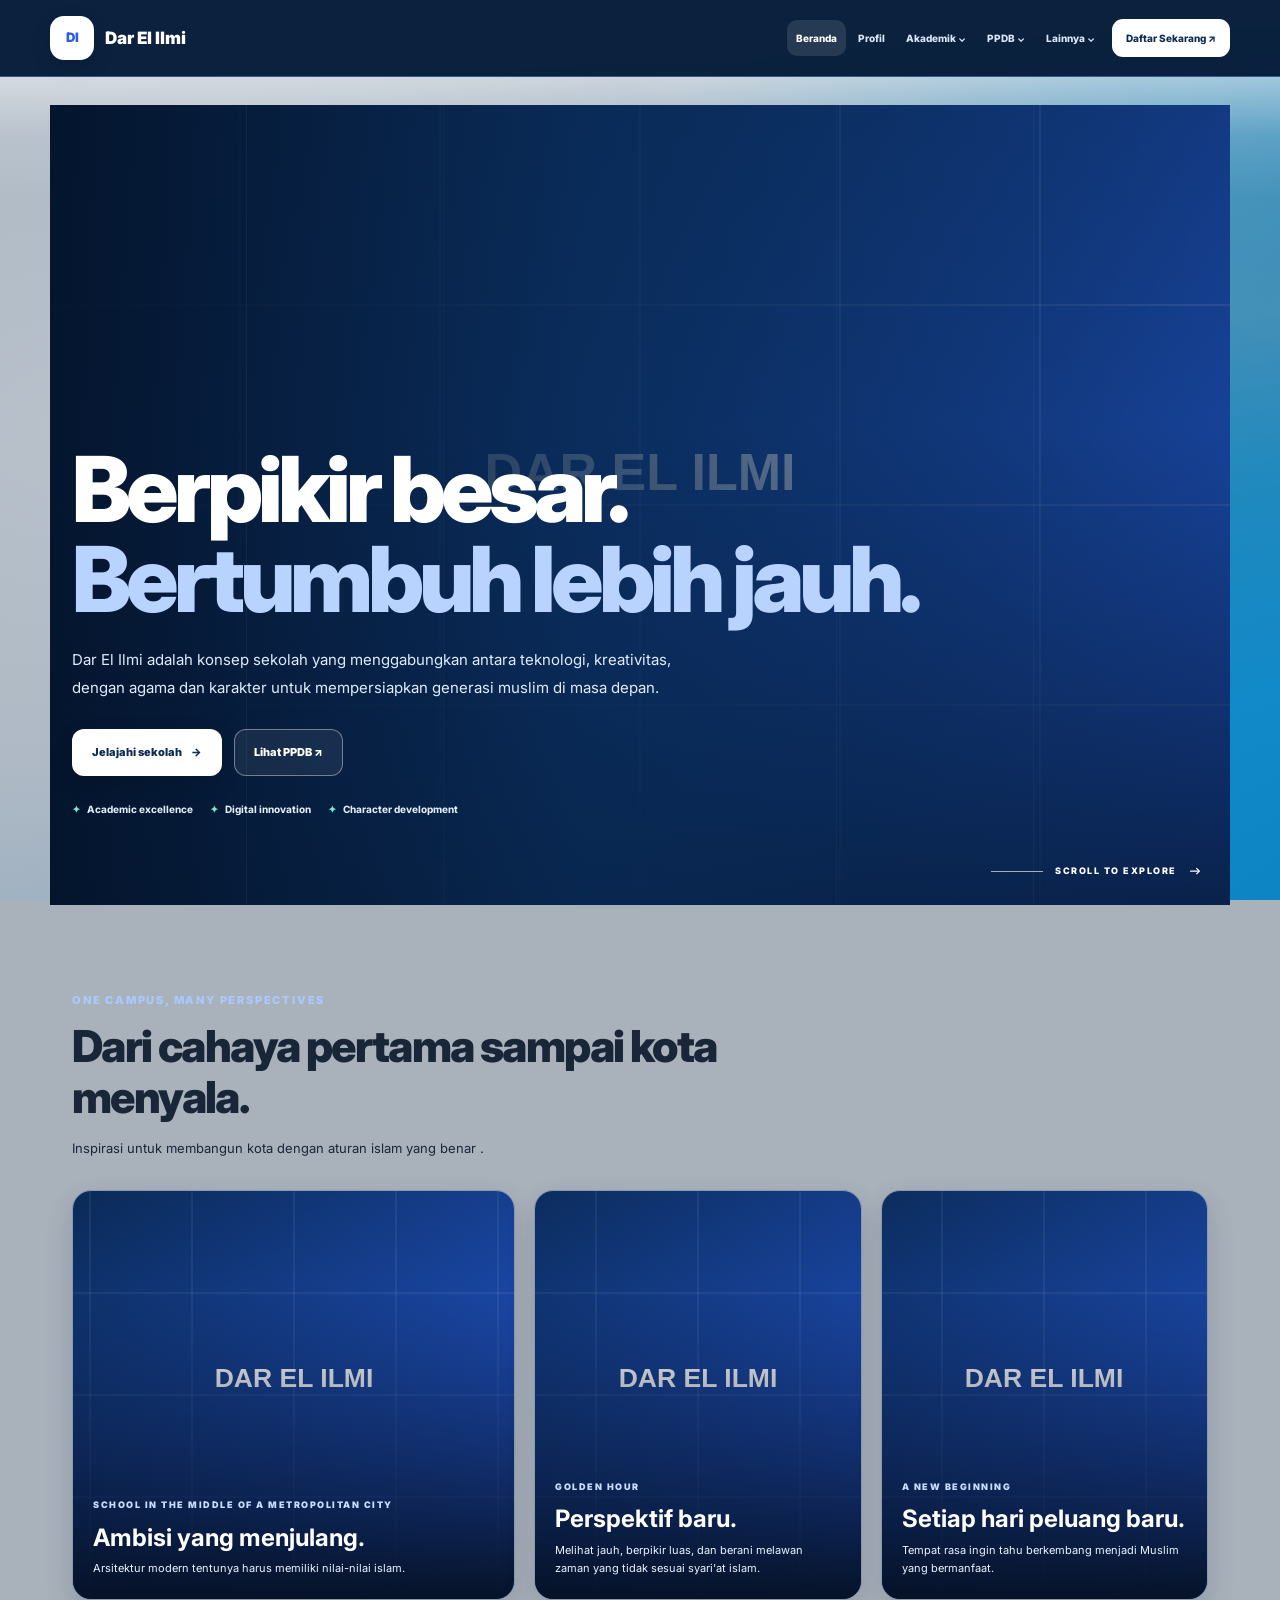
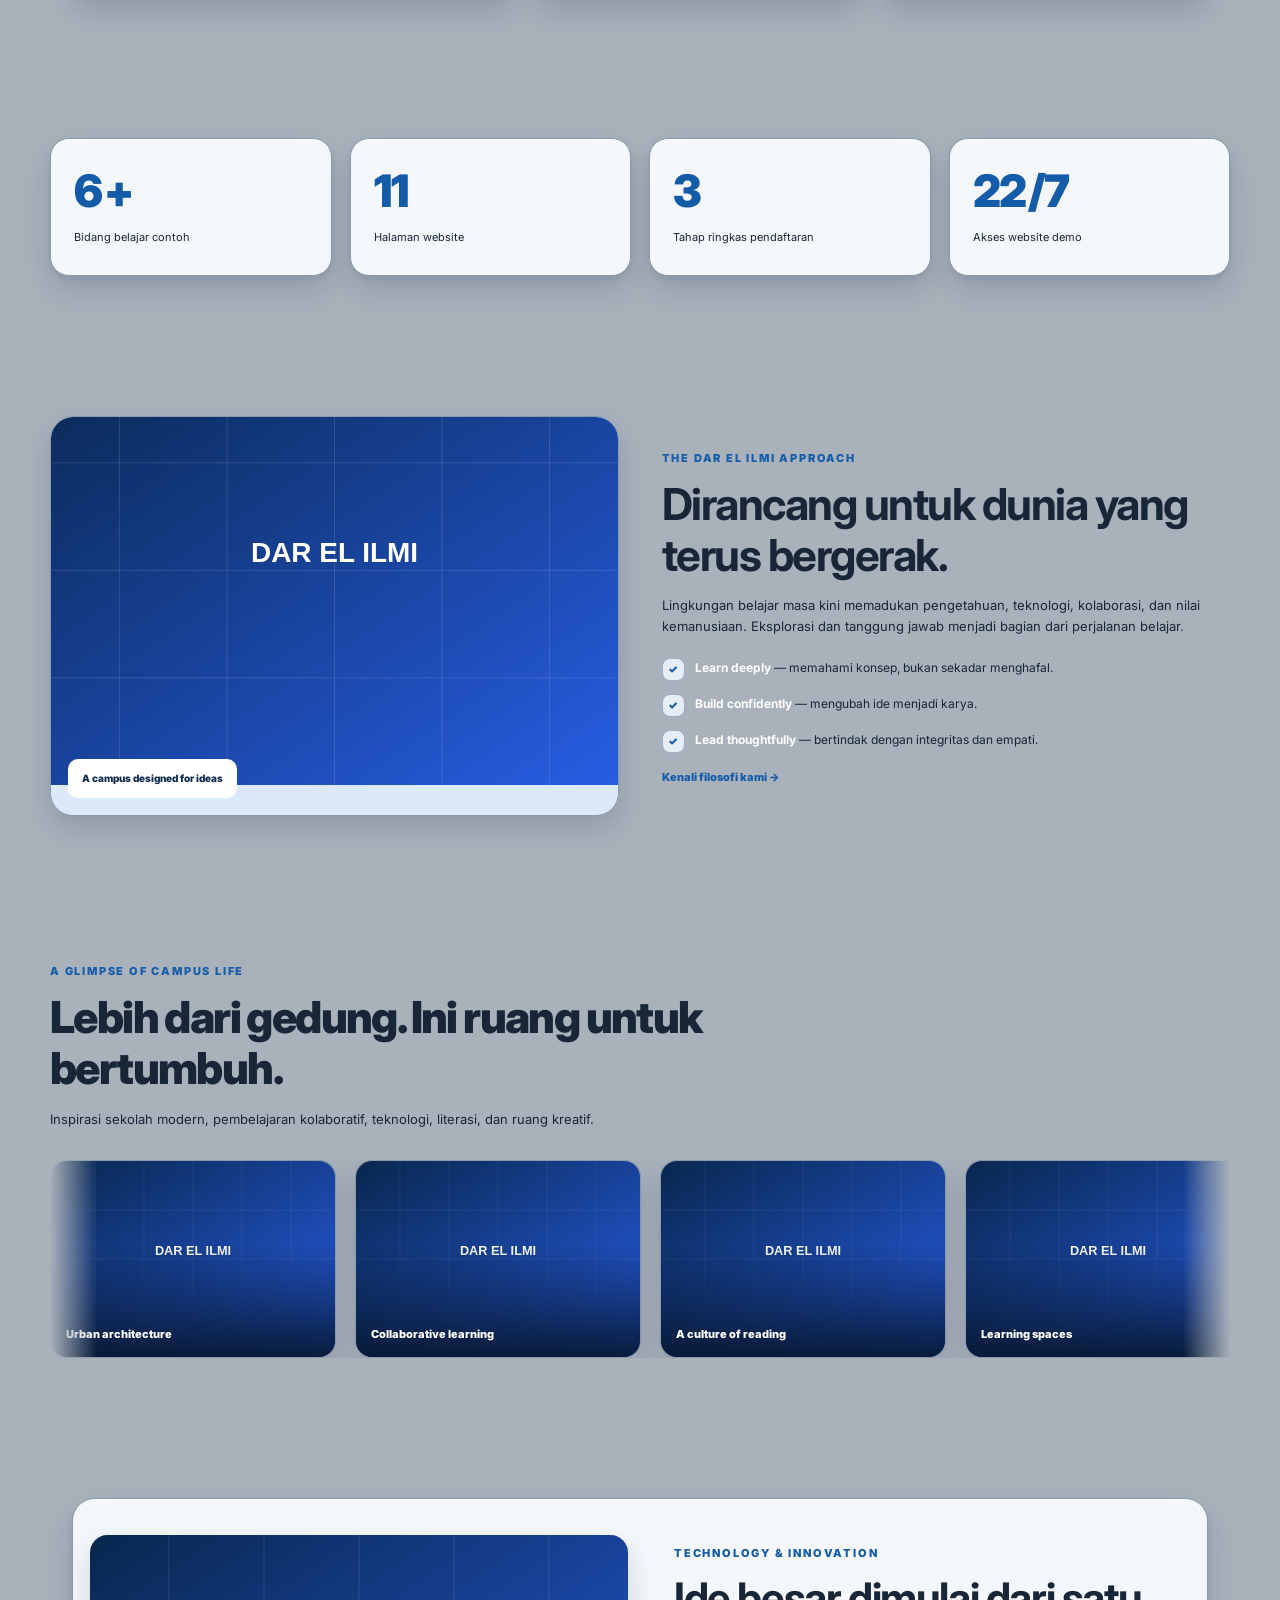
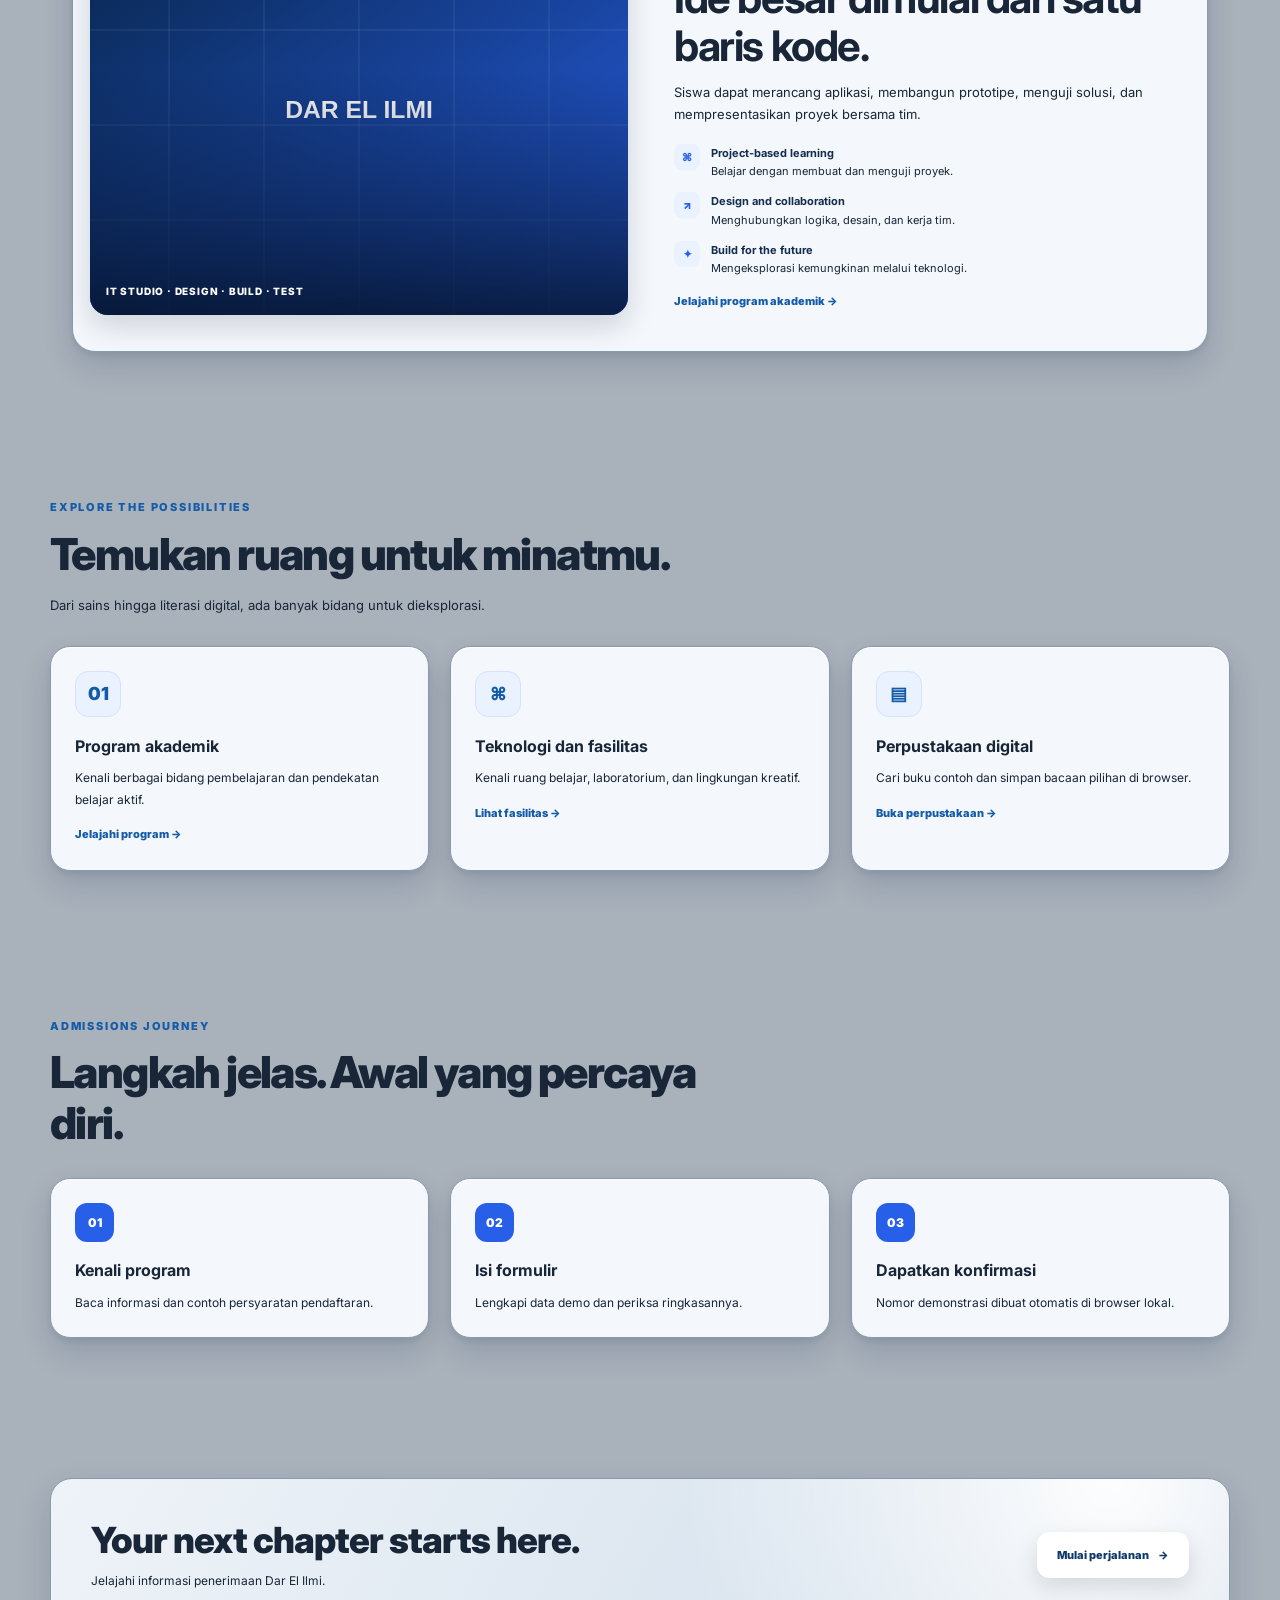
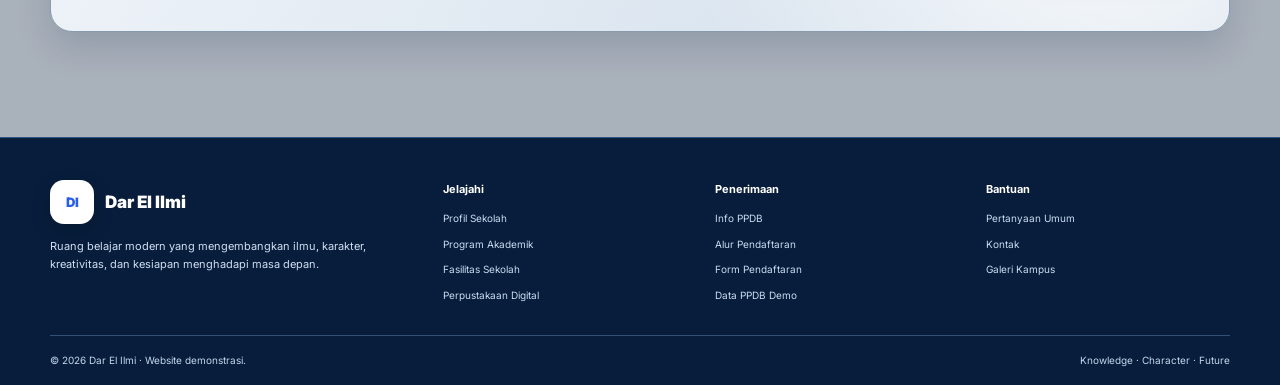
<file: index.html>
<!DOCTYPE html>
<html lang="id">
<head>
  <meta charset="UTF-8">
  <meta name="viewport" content="width=device-width, initial-scale=1">
  <meta name="description" content="Dar El Ilmi — sekolah metropolitan modern yang memadukan ilmu, karakter, kreativitas, dan teknologi.">
  <meta name="theme-color" content="#10233f">
  <title>Beranda | Dar El Ilmi</title>
  <link rel="stylesheet" href="style.css">
  <script src="script.js" defer></script>
</head>

<body data-page="index">
  <div class="site-loader" aria-hidden="true">
    <div class="loader-brand">
      <span class="loader-emblem">✦</span>
      <span>Dar El Ilmi</span>
    </div>
  </div>
  <div id="site-header"></div>

  <main id="main" class="container page-main">

    <!-- HERO SINEMATIK -->
    <section class="cinematic-hero" aria-label="Dar El Ilmi">
      <img
        class="cinematic-poster"
        src="https://images.unsplash.com/photo-1519501025264-65ba15a82390?auto=format&fit=crop&w=2200&q=90"
        alt=""
        aria-hidden="true"
      >

      <video
        class="cinematic-video"
        autoplay
        muted
        loop
        playsinline
        preload="metadata"
        poster="https://images.unsplash.com/photo-1519501025264-65ba15a82390?auto=format&fit=crop&w=2200&q=90"
        aria-label="Video ilustrasi suasana metropolitan pada malam hari"
      >
        <source
          src="https://videos.pexels.com/video-files/9544126/9544126-hd_1920_1080_24fps.mp4"
          type="video/mp4"
        >
        <source
          src="https://videos.pexels.com/video-files/11598085/11598085-hd_1920_1080_30fps.mp4"
          type="video/mp4"
        >
        <source
          src="https://videos.pexels.com/video-files/9921281/9921281-uhd_3840_2160_30fps.mp4"
          type="video/mp4"
        >
      </video>

      <div class="cinematic-overlay"></div>
      <div class="cinematic-lines"></div>

      <div class="cinematic-content">

        <h1>
          Berpikir besar.<br>
          <span>Bertumbuh lebih jauh.</span>
        </h1>

        <p>
          Dar El Ilmi adalah konsep sekolah yang
          menggabungkan antara teknologi, kreativitas, dengan agama
          dan karakter untuk mempersiapkan generasi muslim di masa depan.
        </p>

        <div class="cinematic-actions">
          <a class="btn btn-primary" href="profil.html">
            Jelajahi sekolah <span class="arrow">→</span>
          </a>

          <a class="btn btn-outline" href="info.html">
            Lihat PPDB ↗
          </a>
        </div>

        <div class="hero-proof">
          <span><i>✦</i> Academic excellence</span>
          <span><i>✦</i> Digital innovation</span>
          <span><i>✦</i> Character development</span>
        </div>
      </div>

      <div class="cinematic-bottom">
        Scroll to explore <span>⟶</span>
      </div>
    </section>

    <!-- GALERI KOTA -->
    <section class="campus-scenes" id="campus-scenes">
      <div class="container">
        <div class="section-heading reveal blur-reveal">
          <span class="section-kicker">One campus, many perspectives</span>
          <h2>Dari cahaya pertama sampai kota menyala.</h2>
          <p>
            Inspirasi untuk membangun kota dengan aturan islam yang benar .
          </p>
        </div>

        <div class="scene-grid">
          <article class="scene-card tall zoom-reveal">
            <img
              src="https://images.unsplash.com/photo-1486406146926-c627a92ad1ab?auto=format&fit=crop&w=1100&q=88"
              alt="Gedung-gedung modern menjulang di kawasan metropolitan"
              loading="lazy"
            >
            <div class="scene-copy">
              <small>School in the middle of a metropolitan city</small>
              <h3>Ambisi yang menjulang.</h3>
              <p>Arsitektur modern tentunya harus memiliki nilai-nilai islam.</p>
            </div>
          </article>

          <article class="scene-card zoom-reveal">
            <img
              src="https://images.unsplash.com/photo-1477959858617-67f85cf4f1df?auto=format&fit=crop&w=900&q=85"
              alt="Panorama kawasan perkotaan dari kejauhan"
              loading="lazy"
            >
            <div class="scene-copy">
              <small>Golden hour</small>
              <h3>Perspektif baru.</h3>
              <p>Melihat jauh, berpikir luas, dan berani melawan zaman yang tidak sesuai syari'at islam.</p>
            </div>
          </article>

          <article class="scene-card zoom-reveal">
            <img
              src="https://images.unsplash.com/photo-1487958449943-2429e8be8625?auto=format&fit=crop&w=900&q=85"
              alt="Arsitektur modern dengan cahaya alami"
              loading="lazy"
            >
            <div class="scene-copy">
              <small>A new beginning</small>
              <h3>Setiap hari peluang baru.</h3>
              <p>Tempat rasa ingin tahu berkembang menjadi Muslim yang bermanfaat.</p>
            </div>
          </article>
        </div>
      </div>
    </section>

    <!-- STATISTIK: EMPAT KARTU SEJAJAR -->
    <section class="section">
      <div class="stats-grid">

        <article class="stat-card reveal">
          <strong class="stat-number">
            <span data-count="6">0</span><span class="stat-suffix">+</span>
          </strong>
          <span>Bidang belajar contoh</span>
        </article>

        <article class="stat-card reveal delay-1">
          <strong class="stat-number">
            <span data-count="12">0</span>
          </strong>
          <span>Halaman website</span>
        </article>

        <article class="stat-card reveal delay-2">
          <strong class="stat-number">
            <span data-count="3">0</span>
          </strong>
          <span>Tahap ringkas pendaftaran</span>
        </article>

        <article class="stat-card reveal delay-3">
          <strong class="stat-number">
            <span data-count="24">0</span><span class="stat-suffix">/7</span>
          </strong>
          <span>Akses website demo</span>
        </article>
      </div>
    </section>

    <!-- FILOSOFI SEKOLAH -->
    <section class="section">
      <div class="image-feature">
        <div class="image-frame reveal">
          <img
            data-parallax="0.025"
            src="https://images.unsplash.com/photo-1562774053-701939374585?auto=format&fit=crop&w=1200&q=85"
            alt="Bangunan pendidikan dengan arsitektur modern"
            loading="lazy"
          >
          <span class="image-tag">A campus designed for ideas</span>
        </div>

        <div class="feature-copy reveal delay-1">
          <span class="section-kicker">The Dar El Ilmi approach</span>
          <h2>Dirancang untuk dunia yang terus bergerak.</h2>

          <p>
            Lingkungan belajar masa kini memadukan pengetahuan,
            teknologi, kolaborasi, dan nilai kemanusiaan.
            Eksplorasi dan tanggung jawab menjadi bagian dari perjalanan belajar.
          </p>

          <ul class="feature-list">
            <li>
              <span class="feature-check">✓</span>
              <span><b>Learn deeply</b> — memahami konsep, bukan sekadar menghafal.</span>
            </li>
            <li>
              <span class="feature-check">✓</span>
              <span><b>Build confidently</b> — mengubah ide menjadi karya.</span>
            </li>
            <li>
              <span class="feature-check">✓</span>
              <span><b>Lead thoughtfully</b> — bertindak dengan integritas dan empati.</span>
            </li>
          </ul>

          <a class="text-link" href="profil.html">Kenali filosofi kami →</a>
        </div>
      </div>
    </section>

    <!-- GALERI FOTO BERGERAK -->
    <section class="section" id="galeri">
      <div class="section-heading reveal">
        <span class="section-kicker">A glimpse of campus life</span>
        <h2>Lebih dari gedung. Ini ruang untuk bertumbuh.</h2>
        <p>
          Inspirasi sekolah modern, pembelajaran kolaboratif,
          teknologi, literasi, dan ruang kreatif.
        </p>
      </div>

      <div class="marquee-wrap">
        <div class="marquee">
          <article class="gallery-card">
            <img src="https://images.unsplash.com/photo-1486406146926-c627a92ad1ab?auto=format&fit=crop&w=700&q=80" alt="Arsitektur perkotaan" loading="lazy">
            <span>Urban architecture</span>
          </article>

          <article class="gallery-card">
            <img src="https://images.unsplash.com/photo-1509062522246-3755977927d7?auto=format&fit=crop&w=700&q=80" alt="Suasana pembelajaran di kelas" loading="lazy">
            <span>Collaborative learning</span>
          </article>

          <article class="gallery-card">
            <img src="https://images.unsplash.com/photo-1507842217343-583bb7270b66?auto=format&fit=crop&w=700&q=80" alt="Rak buku di perpustakaan" loading="lazy">
            <span>A culture of reading</span>
          </article>

          <article class="gallery-card">
            <img src="https://images.unsplash.com/photo-1580582932707-520aed937b7b?auto=format&fit=crop&w=700&q=80" alt="Ruang kelas" loading="lazy">
            <span>Learning spaces</span>
          </article>

          <article class="gallery-card">
            <img src="https://images.unsplash.com/photo-1531482615713-2afd69097998?auto=format&fit=crop&w=700&q=80" alt="Tim mengerjakan proyek bersama" loading="lazy">
            <span>Ideas in motion</span>
          </article>

          <article class="gallery-card">
            <img src="https://images.unsplash.com/photo-1497366754035-f200968a6e72?auto=format&fit=crop&w=700&q=80" alt="Interior ruang kerja modern" loading="lazy">
            <span>Modern collaboration</span>
          </article>

          <!-- Duplikasi kartu untuk membuat animasi galeri tanpa jeda -->
          <article class="gallery-card" aria-hidden="true">
            <img src="https://images.unsplash.com/photo-1486406146926-c627a92ad1ab?auto=format&fit=crop&w=700&q=80" alt="" loading="lazy">
            <span>Urban architecture</span>
          </article>

          <article class="gallery-card" aria-hidden="true">
            <img src="https://images.unsplash.com/photo-1509062522246-3755977927d7?auto=format&fit=crop&w=700&q=80" alt="" loading="lazy">
            <span>Collaborative learning</span>
          </article>

          <article class="gallery-card" aria-hidden="true">
            <img src="https://images.unsplash.com/photo-1507842217343-583bb7270b66?auto=format&fit=crop&w=700&q=80" alt="" loading="lazy">
            <span>A culture of reading</span>
          </article>

          <article class="gallery-card" aria-hidden="true">
            <img src="https://images.unsplash.com/photo-1580582932707-520aed937b7b?auto=format&fit=crop&w=700&q=80" alt="" loading="lazy">
            <span>Learning spaces</span>
          </article>

          <article class="gallery-card" aria-hidden="true">
            <img src="https://images.unsplash.com/photo-1531482615713-2afd69097998?auto=format&fit=crop&w=700&q=80" alt="" loading="lazy">
            <span>Ideas in motion</span>
          </article>

          <article class="gallery-card" aria-hidden="true">
            <img src="https://images.unsplash.com/photo-1497366754035-f200968a6e72?auto=format&fit=crop&w=700&q=80" alt="" loading="lazy">
            <span>Modern collaboration</span>
          </article>
        </div>
      </div>
    </section>

    <!-- PROGRAM TEKNOLOGI -->
    <section class="section">
      <div class="container">
        <div class="it-showcase reveal-right">
          <div class="it-showcase-media">
            <img
              src="https://images.unsplash.com/photo-1515879218367-8466d910aaa4?auto=format&fit=crop&w=1200&q=88"
              alt="Laptop dengan tampilan kode program"
              loading="lazy"
            >
            <div class="it-overlay"></div>
            <div class="it-media-caption">IT STUDIO · DESIGN · BUILD · TEST</div>
          </div>

          <div class="it-copy">
            <span class="section-kicker">Technology & innovation</span>
            <h2>Ide besar dimulai dari satu baris kode.</h2>
            <p>
              Siswa dapat merancang aplikasi, membangun prototipe,
              menguji solusi, dan mempresentasikan proyek bersama tim.
            </p>

            <div class="it-points">
              <div class="it-point">
                <span>⌘</span>
                <div>
                  <b>Project-based learning</b><br>
                  Belajar dengan membuat dan menguji proyek.
                </div>
              </div>

              <div class="it-point">
                <span>↗</span>
                <div>
                  <b>Design and collaboration</b><br>
                  Menghubungkan logika, desain, dan kerja tim.
                </div>
              </div>

              <div class="it-point">
                <span>✦</span>
                <div>
                  <b>Build for the future</b><br>
                  Mengeksplorasi kemungkinan melalui teknologi.
                </div>
              </div>
            </div>

            <a class="text-link" href="program.html">Jelajahi program akademik →</a>
          </div>
        </div>
      </div>
    </section>

    <!-- TAUTAN UTAMA -->
    <section class="section">
      <div class="section-heading reveal">
        <span class="section-kicker">Explore the possibilities</span>
        <h2>Temukan ruang untuk minatmu.</h2>
        <p>Dari sains hingga literasi digital, ada banyak bidang untuk dieksplorasi.</p>
      </div>

      <div class="card-grid">
        <article class="card reveal">
          <div class="card-icon">01</div>
          <h3>Program akademik</h3>
          <p>Kenali berbagai bidang pembelajaran dan pendekatan belajar aktif.</p>
          <a class="text-link" href="program.html">Jelajahi program →</a>
        </article>

        <article class="card reveal delay-1">
          <div class="card-icon">⌘</div>
          <h3>Teknologi dan fasilitas</h3>
          <p>Kenali ruang belajar, laboratorium, dan lingkungan kreatif.</p>
          <a class="text-link" href="fasilitas.html">Lihat fasilitas →</a>
        </article>

        <article class="card reveal delay-2">
          <div class="card-icon">▤</div>
          <h3>Perpustakaan digital</h3>
          <p>Cari buku contoh dan simpan bacaan pilihan di browser.</p>
          <a class="text-link" href="perpustakaan.html">Buka perpustakaan →</a>
        </article>
      </div>
    </section>

    <!-- TAHAPAN PENDAFTARAN -->
    <section class="section">
      <div class="section-heading reveal">
        <span class="section-kicker">Admissions journey</span>
        <h2>Langkah jelas. Awal yang percaya diri.</h2>
      </div>

      <div class="steps-grid">
        <article class="step-card reveal">
          <div class="step-number">01</div>
          <h3>Kenali program</h3>
          <p>Baca informasi dan contoh persyaratan pendaftaran.</p>
        </article>

        <article class="step-card reveal delay-1">
          <div class="step-number">02</div>
          <h3>Isi formulir</h3>
          <p>Lengkapi data demo dan periksa ringkasannya.</p>
        </article>

        <article class="step-card reveal delay-2">
          <div class="step-number">03</div>
          <h3>Dapatkan konfirmasi</h3>
          <p>Nomor demonstrasi dibuat otomatis di browser lokal.</p>
        </article>
      </div>
    </section>

    <!-- CTA -->
    <section class="section">
      <div class="cta reveal">
        <div>
          <h2>Your next chapter starts here.</h2>
          <p>Jelajahi informasi penerimaan Dar El Ilmi.</p>
        </div>

        <a class="btn btn-primary" href="info.html">
          Mulai perjalanan <span class="arrow">→</span>
        </a>
      </div>
    </section>

  </main>

  <div id="site-footer"></div>
</body>
</html>
</file>
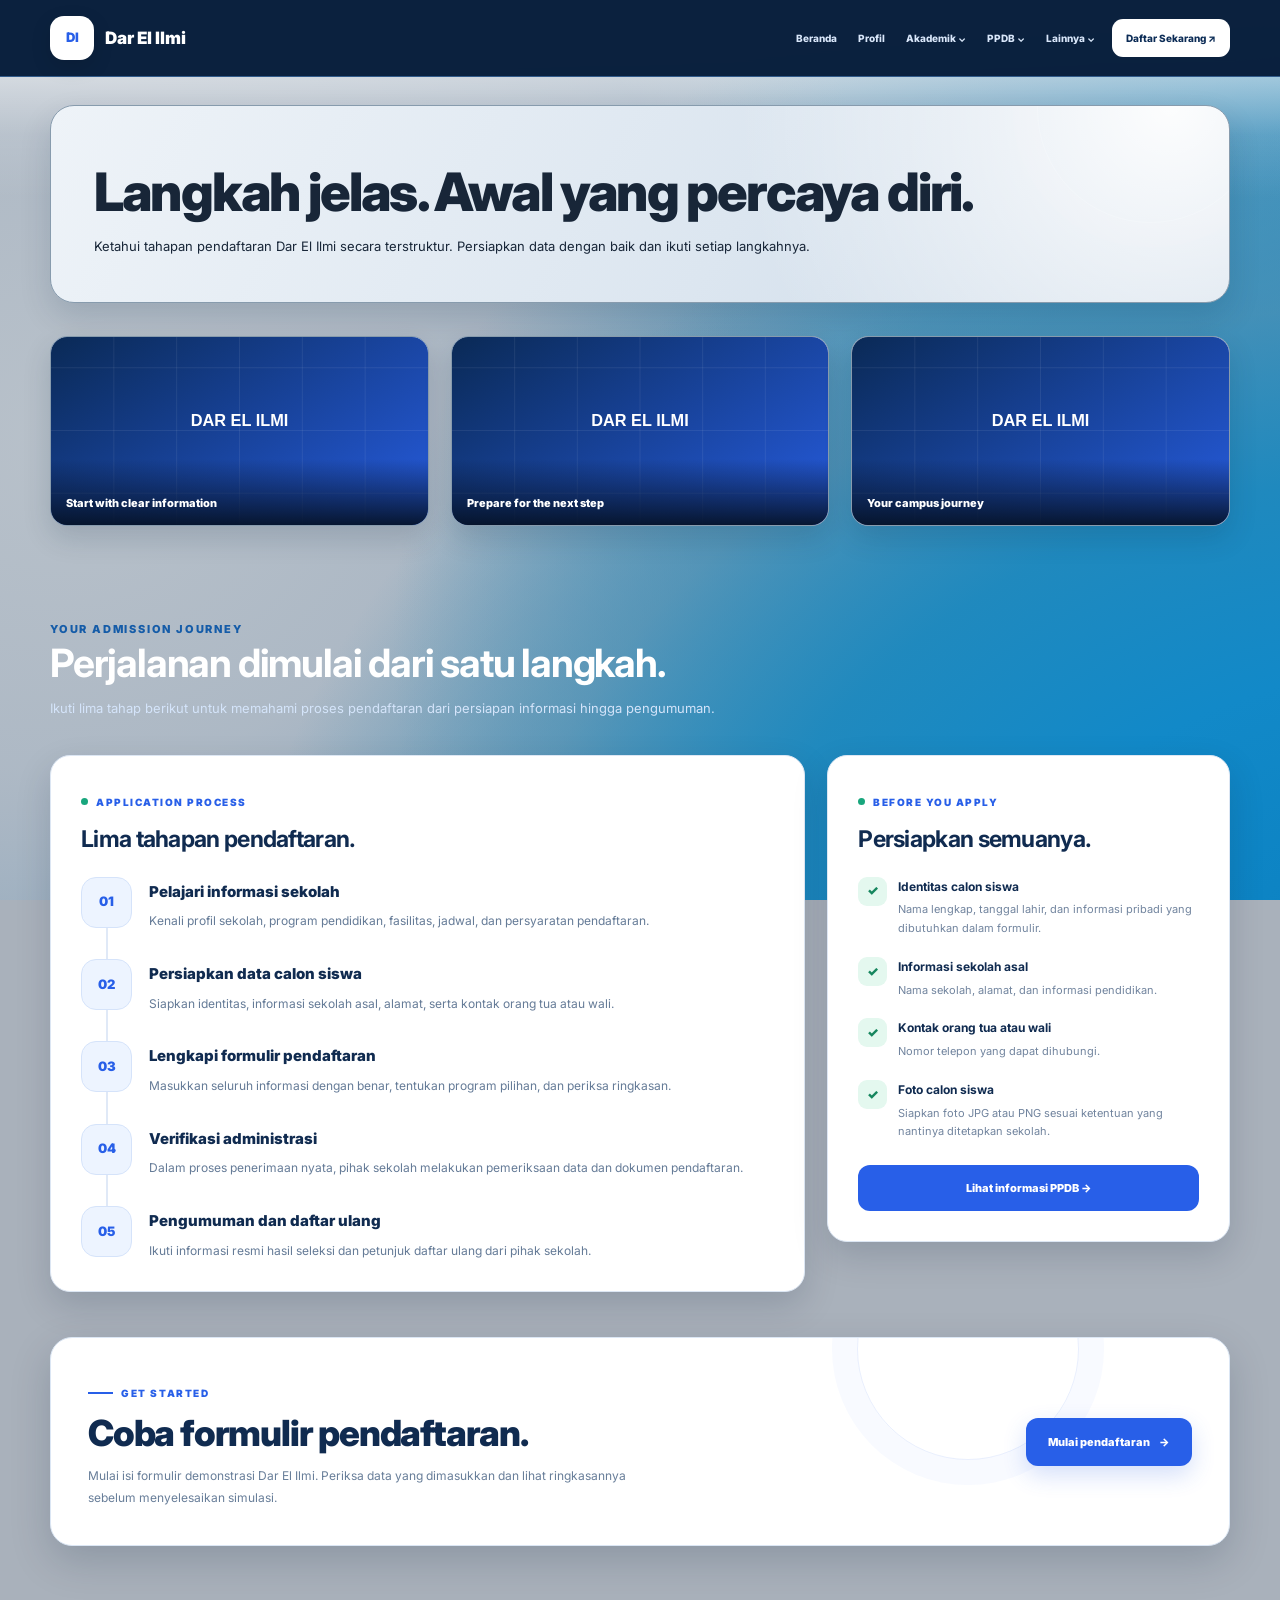
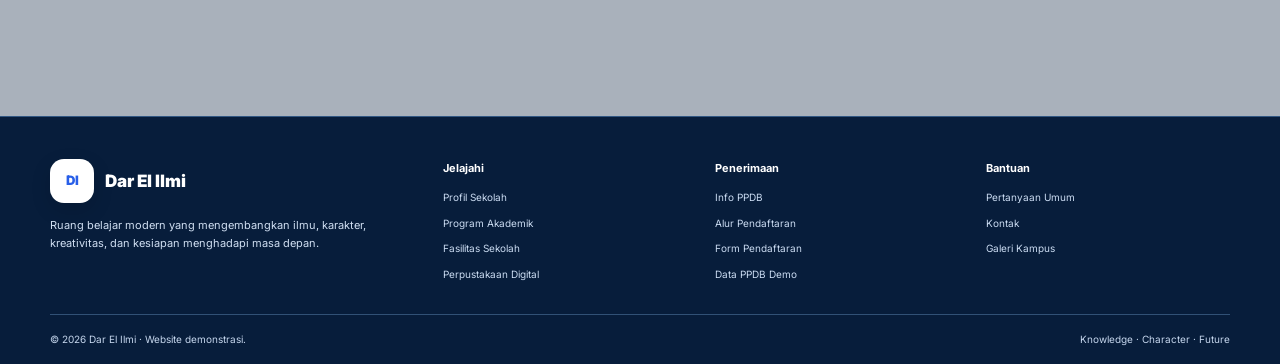
<file: alur.html>
<!DOCTYPE html>
<html lang="id">
<head>
  <meta charset="UTF-8">
  <meta name="viewport" content="width=device-width, initial-scale=1">
  <meta name="description" content="Alur pendaftaran peserta didik baru Dar El Ilmi.">
  <title>Alur Pendaftaran | Dar El Ilmi</title>

  <link rel="stylesheet" href="style.css">
  <script src="script.js" defer></script>

  <style>
    /* =================================================
       ALUR PENDAFTARAN — KHUSUS HALAMAN INI
    ================================================= */

    .alur-page {
      padding-bottom: 65px;
    }

    .alur-intro {
      max-width: 760px;
      margin-bottom: 35px;
    }

    .alur-intro h2 {
      color: #ffffff;
      font-size: clamp(28px, 4vw, 39px);
      line-height: 1.2;
      letter-spacing: -1.2px;
    }

    .alur-intro p {
      margin-top: 10px;
      color: #d4e4fa;
      font-size: 13px;
      line-height: 1.8;
    }

    .alur-layout {
      display: grid;
      grid-template-columns: minmax(0, 1.5fr) minmax(260px, .8fr);
      gap: 22px;
      align-items: start;
    }

    .alur-white-card {
      padding: 30px;
      border: 1px solid #dce6f3;
      border-radius: 20px;
      background: #ffffff;
      color: #102b50;
      box-shadow: 0 14px 35px rgba(3, 21, 46, .15);
    }

    .alur-card-label {
      display: inline-flex;
      align-items: center;
      gap: 8px;
      color: #285fe8;
      font-size: 10px;
      font-weight: 900;
      letter-spacing: 1.5px;
      text-transform: uppercase;
    }

    .alur-card-label::before {
      content: "";
      width: 7px;
      height: 7px;
      border-radius: 50%;
      background: #18a67d;
    }

    .alur-white-card h2 {
      margin-top: 12px;
      margin-bottom: 22px;
      color: #102b50;
      font-size: 23px;
      line-height: 1.3;
      letter-spacing: -.7px;
    }

    .alur-timeline {
      display: grid;
      gap: 0;
    }

    .alur-step {
      position: relative;
      display: grid;
      grid-template-columns: 51px minmax(0, 1fr);
      gap: 17px;
      padding-bottom: 27px;
    }

    .alur-step:last-child {
      padding-bottom: 0;
    }

    .alur-step:not(:last-child)::after {
      position: absolute;
      top: 48px;
      bottom: 0;
      left: 25px;
      width: 2px;
      background: #e0e9f7;
      content: "";
    }

    .alur-step-number {
      position: relative;
      z-index: 1;
      display: grid;
      width: 51px;
      height: 51px;
      place-items: center;
      border: 1px solid #d5e3fa;
      border-radius: 15px;
      background: #edf4ff;
      color: #285fe8;
      font-size: 13px;
      font-weight: 900;
    }

    .alur-step h3 {
      margin-top: 3px;
      color: #102b50;
      font-size: 15px;
      font-weight: 850;
    }

    .alur-step p {
      margin-top: 6px;
      color: #657b97;
      font-size: 12px;
      line-height: 1.8;
    }

    /* PANEL PERSIAPAN */

    .alur-check-list {
      display: grid;
      gap: 19px;
    }

    .alur-check-item {
      display: flex;
      align-items: flex-start;
      gap: 11px;
    }

    .alur-check-icon {
      display: grid;
      width: 29px;
      height: 29px;
      flex: 0 0 29px;
      place-items: center;
      border-radius: 9px;
      background: #e4f8ef;
      color: #16865e;
      font-size: 13px;
      font-weight: 900;
    }

    .alur-check-item strong {
      display: block;
      color: #102b50;
      font-size: 12px;
    }

    .alur-check-item p {
      margin-top: 4px;
      color: #71849e;
      font-size: 11px;
      line-height: 1.7;
    }

    .alur-aside-button {
      display: flex;
      width: 100%;
      margin-top: 24px;
    }

    .alur-aside-button .btn {
      width: 100%;
      justify-content: center;
      background: #285fe8;
      color: #ffffff;
    }

    /* =================================================
       CTA PUTIH — KOTAK YANG DIPERBAIKI
    ================================================= */

    .alur-cta {
      position: relative;
      display: flex;
      align-items: center;
      justify-content: space-between;
      gap: 30px;
      margin-top: 45px;
      padding: 37px;
      overflow: hidden;
      border: 1px solid #dbe6f4;
      border-radius: 22px;
      background: #ffffff;
      color: #102b50;
      box-shadow: 0 15px 40px rgba(3, 21, 46, .17);
    }

    .alur-cta::after {
      position: absolute;
      top: -100px;
      right: 150px;
      width: 220px;
      height: 220px;
      border: 1px solid #285fe81a;
      border-radius: 50%;
      box-shadow: 0 0 0 25px #285fe808;
      content: "";
      pointer-events: none;
    }

    .alur-cta-copy {
      position: relative;
      z-index: 1;
      max-width: 650px;
    }

    .alur-cta-label {
      display: inline-flex;
      align-items: center;
      gap: 8px;
      color: #285fe8;
      font-size: 10px;
      font-weight: 900;
      letter-spacing: 1.6px;
      text-transform: uppercase;
    }

    .alur-cta-label::before {
      width: 25px;
      height: 2px;
      background: #285fe8;
      content: "";
    }

    .alur-cta h2 {
      margin-top: 10px;
      color: #102b50;
      font-size: clamp(25px, 3.5vw, 36px);
      font-weight: 850;
      line-height: 1.2;
      letter-spacing: -1.2px;
    }

    .alur-cta p {
      max-width: 570px;
      margin-top: 10px;
      color: #687e99;
      font-size: 12px;
      line-height: 1.8;
    }

    .alur-cta-action {
      position: relative;
      z-index: 1;
      flex-shrink: 0;
    }

    .alur-cta-action .btn {
      min-height: 48px;
      padding-inline: 22px;
      border: 0;
      background: #285fe8;
      color: #ffffff;
      box-shadow: 0 9px 23px #285fe833;
    }

    .alur-cta-action .btn:hover {
      background: #174bc7;
      color: #ffffff;
    }

    .alur-footer-note {
      margin-top: 17px;
      color: #cbdcf2;
      font-size: 10px;
      text-align: center;
    }

    @media (max-width: 850px) {
      .alur-layout {
        grid-template-columns: 1fr;
      }

      .alur-cta {
        align-items: flex-start;
        flex-direction: column;
        padding: 28px;
      }

      .alur-cta-action {
        width: 100%;
      }

      .alur-cta-action .btn {
        width: 100%;
      }
    }

    @media (max-width: 600px) {
      .alur-white-card {
        padding: 21px;
      }

      .alur-white-card h2 {
        font-size: 20px;
      }

      .alur-step {
        grid-template-columns: 43px minmax(0, 1fr);
        gap: 12px;
      }

      .alur-step-number {
        width: 43px;
        height: 43px;
        border-radius: 12px;
      }

      .alur-step:not(:last-child)::after {
        top: 43px;
        left: 21px;
      }

      .alur-cta {
        padding: 24px 20px;
      }
    }
  </style>
</head>

<body data-page="alur">

  <div class="site-loader" aria-hidden="true">
    <div class="loader-brand">
      <span class="loader-emblem">DI</span>
      <span>Dar El Ilmi</span>
    </div>
  </div>

  <a class="skip-link" href="#main">Lewati ke konten</a>

  <div id="site-header"></div>

  <main id="main" class="container page-main alur-page">

    <!-- HERO HALAMAN -->

    <section class="page-banner reveal">

      <h1>Langkah jelas. Awal yang percaya diri.</h1>

      <p>
        Ketahui tahapan pendaftaran Dar El Ilmi secara terstruktur.
        Persiapkan data dengan baik dan ikuti setiap langkahnya.
      </p>
    </section>

    <!-- FOTO TAMBAHAN AKAN DITAMBAHKAN OTOMATIS OLEH SCRIPT -->

    <!-- BAGIAN UTAMA -->

    <section class="section">

      <div class="alur-intro reveal">
        <span class="section-kicker">Your admission journey</span>

        <h2>Perjalanan dimulai dari satu langkah.</h2>

        <p>
          Ikuti lima tahap berikut untuk memahami proses pendaftaran
          dari persiapan informasi hingga pengumuman.
        </p>
      </div>

      <div class="alur-layout">

        <!-- KARTU TAHAPAN PUTIH -->

        <article class="alur-white-card reveal-left">

          <span class="alur-card-label">
            Application process
          </span>

          <h2>Lima tahapan pendaftaran.</h2>

          <div class="alur-timeline">

            <div class="alur-step">
              <div class="alur-step-number">01</div>

              <div>
                <h3>Pelajari informasi sekolah</h3>

                <p>
                  Kenali profil sekolah, program pendidikan,
                  fasilitas, jadwal, dan persyaratan pendaftaran.
                </p>
              </div>
            </div>

            <div class="alur-step">
              <div class="alur-step-number">02</div>

              <div>
                <h3>Persiapkan data calon siswa</h3>

                <p>
                  Siapkan identitas, informasi sekolah asal,
                  alamat, serta kontak orang tua atau wali.
                </p>
              </div>
            </div>

            <div class="alur-step">
              <div class="alur-step-number">03</div>

              <div>
                <h3>Lengkapi formulir pendaftaran</h3>

                <p>
                  Masukkan seluruh informasi dengan benar,
                  tentukan program pilihan, dan periksa ringkasan.
                </p>
              </div>
            </div>

            <div class="alur-step">
              <div class="alur-step-number">04</div>

              <div>
                <h3>Verifikasi administrasi</h3>

                <p>
                  Dalam proses penerimaan nyata, pihak sekolah
                  melakukan pemeriksaan data dan dokumen pendaftaran.
                </p>
              </div>
            </div>

            <div class="alur-step">
              <div class="alur-step-number">05</div>

              <div>
                <h3>Pengumuman dan daftar ulang</h3>

                <p>
                  Ikuti informasi resmi hasil seleksi dan
                  petunjuk daftar ulang dari pihak sekolah.
                </p>
              </div>
            </div>

          </div>
        </article>

        <!-- KARTU PERSIAPAN PUTIH -->

        <aside class="alur-white-card reveal-right">

          <span class="alur-card-label">
            Before you apply
          </span>

          <h2>Persiapkan semuanya.</h2>

          <div class="alur-check-list">

            <div class="alur-check-item">
              <span class="alur-check-icon">✓</span>

              <div>
                <strong>Identitas calon siswa</strong>
                <p>
                  Nama lengkap, tanggal lahir, dan informasi pribadi
                  yang dibutuhkan dalam formulir.
                </p>
              </div>
            </div>

            <div class="alur-check-item">
              <span class="alur-check-icon">✓</span>

              <div>
                <strong>Informasi sekolah asal</strong>
                <p>
                  Nama sekolah, alamat, dan informasi pendidikan.
                </p>
              </div>
            </div>

            <div class="alur-check-item">
              <span class="alur-check-icon">✓</span>

              <div>
                <strong>Kontak orang tua atau wali</strong>
                <p>
                  Nomor telepon yang dapat dihubungi.
                </p>
              </div>
            </div>

            <div class="alur-check-item">
              <span class="alur-check-icon">✓</span>

              <div>
                <strong>Foto calon siswa</strong>
                <p>
                  Siapkan foto JPG atau PNG sesuai ketentuan
                  yang nantinya ditetapkan sekolah.
                </p>
              </div>
            </div>

          </div>

          <div class="alur-aside-button">
            <a class="btn" href="info.html">
              Lihat informasi PPDB →
            </a>
          </div>

        </aside>

      </div>

      <!-- CTA PUTIH YANG DIPERBAIKI -->

      <section class="alur-cta reveal">

        <div class="alur-cta-copy">

          <span class="alur-cta-label">
            Get started
          </span>

          <h2>Coba formulir pendaftaran.</h2>

          <p>
            Mulai isi formulir demonstrasi Dar El Ilmi.
            Periksa data yang dimasukkan dan lihat ringkasannya
            sebelum menyelesaikan simulasi.
          </p>

        </div>

        <div class="alur-cta-action">
          <a href="daftar.html" class="btn">
            Mulai pendaftaran <span aria-hidden="true">→</span>
          </a>
        </div>

      </section>

    </section>

  </main>

  <div id="site-footer"></div>

</body>
</html>
</file>
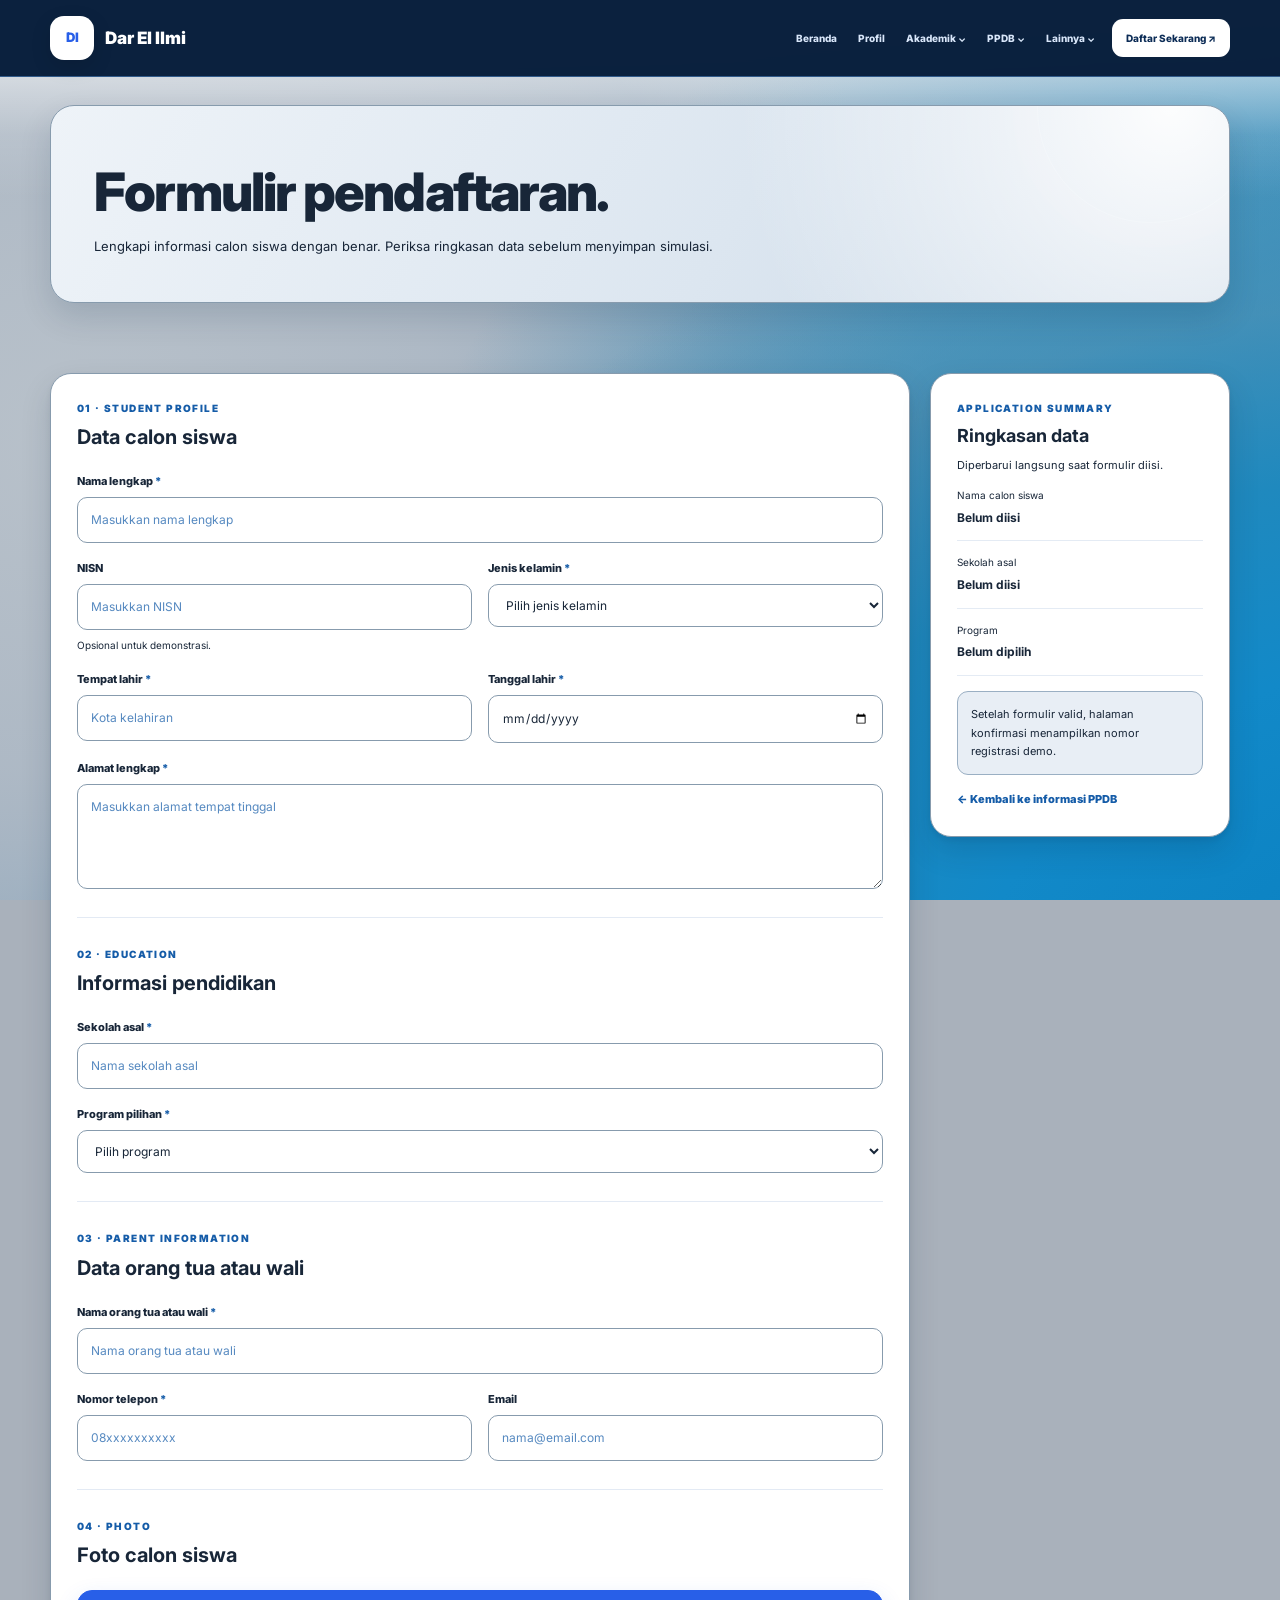
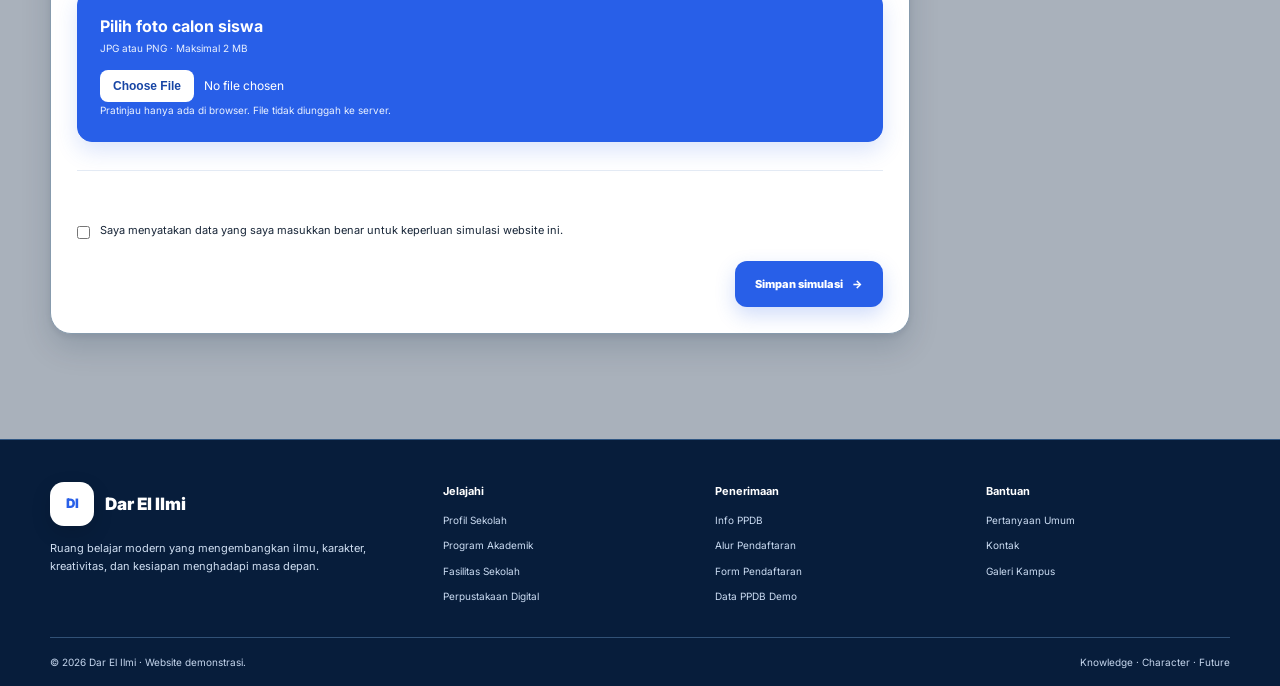
<file: daftar.html>
<!DOCTYPE html>
<html lang="id">
<head>
  <meta charset="UTF-8">
  <meta name="viewport" content="width=device-width, initial-scale=1">
  <meta name="description" content="Formulir demonstrasi pendaftaran Dar El Ilmi.">
  <title>Form Pendaftaran | Dar El Ilmi</title>

  <link rel="stylesheet" href="style.css">
  <script src="script.js" defer></script>

  <style>
    /* Kotak unggah foto: biru solid, tidak transparan */
    .upload-box {
      padding: 22px;
      border: 1px solid #285fe8;
      border-radius: 15px;
      background: #285fe8;
      color: #ffffff;
      box-shadow: 0 9px 22px rgba(40, 95, 232, .17);
    }

    .upload-box strong,
    .upload-box b {
      color: #ffffff;
    }

    .upload-box p,
    .upload-box .help {
      color: #eaf1ff;
    }

    .upload-box input {
      display: block;
      max-width: 100%;
      margin-top: 14px;
      color: #ffffff;
      font-size: 12px;
    }

    .upload-box input::file-selector-button {
      margin-right: 10px;
      padding: 9px 13px;
      border: 0;
      border-radius: 8px;
      background: #ffffff;
      color: #1745a5;
      font-weight: 800;
      cursor: pointer;
    }

    .upload-box input::file-selector-button:hover {
      background: #eaf1ff;
    }

    .upload-box .photo-preview {
      border: 3px solid #ffffff;
    }

    /* Tombol simpan harus terlihat jelas di kartu putih */
    #registrationForm .btn-primary {
      background: #285fe8;
      color: #ffffff;
      box-shadow: 0 8px 20px rgba(40, 95, 232, .22);
    }

    #registrationForm .btn-primary:hover {
      background: #174bc7;
      color: #ffffff;
    }

    .form-card,
    .summary-card {
      background: #ffffff;
    }
  </style>
</head>

<body data-page="daftar">

  <div class="site-loader" aria-hidden="true">
    <div class="loader-brand">
      <span class="loader-emblem">DI</span>
      <span>Dar El Ilmi</span>
    </div>
  </div>

  <a class="skip-link" href="#main">Lewati ke konten</a>

  <div id="site-header"></div>

  <main id="main" class="container page-main">

    <section class="page-banner reveal">

      <h1>Formulir pendaftaran.</h1>

      <p>
        Lengkapi informasi calon siswa dengan benar.
        Periksa ringkasan data sebelum menyimpan simulasi.
      </p>
    </section>

    <section class="section">

      <div class="form-layout">

        <!-- FORMULIR UTAMA -->

        <form
          id="registrationForm"
          class="form-card reveal-left"
        >

          <!-- DATA SISWA -->

          <section class="form-section">

            <span class="form-kicker">01 · Student profile</span>
            <h2>Data calon siswa</h2>

            <div class="form-grid">

              <div class="field full">
                <label for="full_name">
                  Nama lengkap <span class="required">*</span>
                </label>

                <input
                  class="input"
                  type="text"
                  id="full_name"
                  name="full_name"
                  placeholder="Masukkan nama lengkap"
                  autocomplete="name"
                  required
                >
              </div>

              <div class="field">
                <label for="nisn">NISN</label>

                <input
                  class="input"
                  type="text"
                  id="nisn"
                  name="nisn"
                  placeholder="Masukkan NISN"
                >

                <span class="help">Opsional untuk demonstrasi.</span>
              </div>

              <div class="field">
                <label for="gender">
                  Jenis kelamin <span class="required">*</span>
                </label>

                <select
                  class="select"
                  id="gender"
                  name="gender"
                  required
                >
                  <option value="">Pilih jenis kelamin</option>
                  <option value="Laki-laki">Laki-laki</option>
                  <option value="Perempuan">Perempuan</option>
                </select>
              </div>

              <div class="field">
                <label for="birth_place">
                  Tempat lahir <span class="required">*</span>
                </label>

                <input
                  class="input"
                  type="text"
                  id="birth_place"
                  name="birth_place"
                  placeholder="Kota kelahiran"
                  required
                >
              </div>

              <div class="field">
                <label for="birth_date">
                  Tanggal lahir <span class="required">*</span>
                </label>

                <input
                  class="input"
                  type="date"
                  id="birth_date"
                  name="birth_date"
                  required
                >
              </div>

              <div class="field full">
                <label for="address">
                  Alamat lengkap <span class="required">*</span>
                </label>

                <textarea
                  class="textarea"
                  id="address"
                  name="address"
                  placeholder="Masukkan alamat tempat tinggal"
                  required
                ></textarea>
              </div>

            </div>
          </section>

          <!-- DATA SEKOLAH -->

          <section class="form-section">

            <span class="form-kicker">02 · Education</span>
            <h2>Informasi pendidikan</h2>

            <div class="form-grid">

              <div class="field full">
                <label for="origin_school">
                  Sekolah asal <span class="required">*</span>
                </label>

                <input
                  class="input"
                  type="text"
                  id="origin_school"
                  name="origin_school"
                  placeholder="Nama sekolah asal"
                  required
                >
              </div>

              <div class="field full">
                <label for="major">
                  Program pilihan <span class="required">*</span>
                </label>

                <select
                  class="select"
                  id="major"
                  name="major"
                  required
                >
                  <option value="">Pilih program</option>
                  <option value="Akademik">Akademik</option>
                  <option value="Teknologi Digital">Teknologi Digital</option>
                  <option value="Sains">Sains</option>
                  <option value="Bahasa dan Literasi">Bahasa dan Literasi</option>
                  <option value="Kreativitas dan Desain">Kreativitas dan Desain</option>
                  <option value="Pengembangan Diri">Pengembangan Diri</option>
                </select>
              </div>

            </div>
          </section>

          <!-- ORANG TUA -->

          <section class="form-section">

            <span class="form-kicker">03 · Parent information</span>
            <h2>Data orang tua atau wali</h2>

            <div class="form-grid">

              <div class="field full">
                <label for="parent_name">
                  Nama orang tua atau wali
                  <span class="required">*</span>
                </label>

                <input
                  class="input"
                  type="text"
                  id="parent_name"
                  name="parent_name"
                  placeholder="Nama orang tua atau wali"
                  required
                >
              </div>

              <div class="field">
                <label for="parent_phone">
                  Nomor telepon <span class="required">*</span>
                </label>

                <input
                  class="input"
                  type="tel"
                  id="parent_phone"
                  name="parent_phone"
                  placeholder="08xxxxxxxxxx"
                  required
                >
              </div>

              <div class="field">
                <label for="email">Email</label>

                <input
                  class="input"
                  type="email"
                  id="email"
                  name="email"
                  placeholder="nama@email.com"
                >
              </div>

            </div>
          </section>

          <!-- FOTO -->

          <section class="form-section">

            <span class="form-kicker">04 · Photo</span>
            <h2>Foto calon siswa</h2>

            <div class="upload-box">

              <strong>Pilih foto calon siswa</strong>

              <p class="help">
                JPG atau PNG · Maksimal 2 MB
              </p>

              <input
                type="file"
                id="photo"
                name="photo"
                accept="image/jpeg,image/png"
              >

              <p class="help">
                Pratinjau hanya ada di browser. File tidak diunggah ke server.
              </p>

              <img
                id="photoPreview"
                class="photo-preview"
                alt="Pratinjau foto calon siswa"
              >

            </div>

          </section>

          <!-- PERSETUJUAN -->

          <section class="form-section">

            <div class="agreement">

              <input
                type="checkbox"
                id="agreement"
                name="agreement"
                required
              >

              <label for="agreement">
                Saya menyatakan data yang saya masukkan benar
                untuk keperluan simulasi website ini.
              </label>

            </div>

            <div class="submit-row">
              <button
                type="submit"
                class="btn btn-primary"
              >
                Simpan simulasi <span>→</span>
              </button>
            </div>

          </section>

        </form>

        <!-- RINGKASAN DATA -->

        <aside class="summary-card reveal-right">

          <span class="form-kicker">Application summary</span>

          <h2>Ringkasan data</h2>

          <p>
            Diperbarui langsung saat formulir diisi.
          </p>

          <div class="summary-item">
            <span>Nama calon siswa</span>
            <strong id="summaryName">Belum diisi</strong>
          </div>

          <div class="summary-item">
            <span>Sekolah asal</span>
            <strong id="summarySchool">Belum diisi</strong>
          </div>

          <div class="summary-item">
            <span>Program</span>
            <strong id="summaryMajor">Belum dipilih</strong>
          </div>

          <div class="notice">
            Setelah formulir valid, halaman konfirmasi menampilkan
            nomor registrasi demo.
          </div>

          <a
            href="info.html"
            class="text-link"
          >
            ← Kembali ke informasi PPDB
          </a>

        </aside>

      </div>

    </section>

  </main>

  <div id="site-footer"></div>

</body>
</html>
</file>
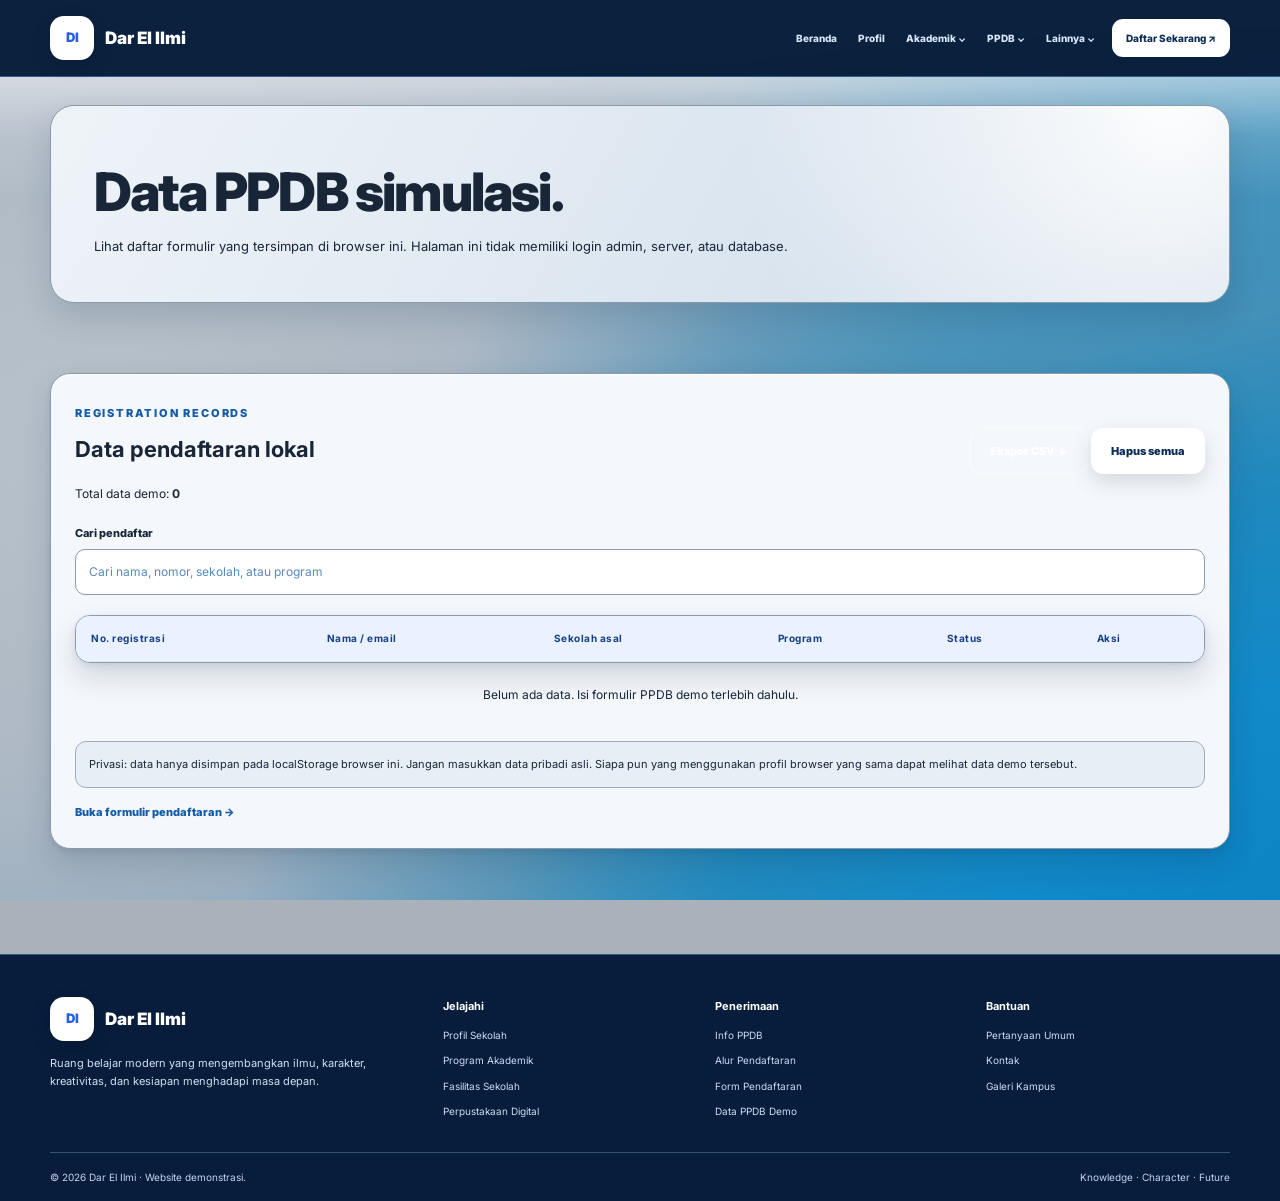
<file: data-ppdb.html>
<!DOCTYPE html>
<html lang="id">
<head>
  <meta charset="UTF-8">
  <meta name="viewport" content="width=device-width, initial-scale=1">
  <meta name="description" content="Dashboard data PPDB demo Dar El Ilmi.">
  <title>Data PPDB Demo | Dar El Ilmi</title>
  <link rel="stylesheet" href="style.css">
  <script src="script.js" defer></script>
</head>

<body data-page="data-ppdb">
  <div class="site-loader" aria-hidden="true">
    <div class="loader-brand"><span class="loader-emblem">✦</span><span>Dar El Ilmi</span></div>
  </div>

  <a class="skip-link" href="#main">Lewati ke konten</a>
  <div id="site-header"></div>

  <main id="main" class="container page-main">

    <section class="page-banner reveal">
      <h1>Data PPDB simulasi.</h1>
      <p>
        Lihat daftar formulir yang tersimpan di browser ini. Halaman ini
        tidak memiliki login admin, server, atau database.
      </p>
    </section>

    <section class="section">
      <div class="panel reveal">
        <div class="dashboard-head">
          <div>
            <span class="section-kicker">Registration records</span>
            <h2 style="margin-top:7px">Data pendaftaran lokal</h2>
            <p class="muted small">
              Total data demo: <strong id="registrationCount">0</strong>
            </p>
          </div>

          <div class="button-row" style="margin-top:0">
            <button class="btn btn-outline" id="exportRegistrations" type="button">
              Ekspor CSV ↓
            </button>
            <button class="btn btn-primary" id="clearRegistrations" type="button">
              Hapus semua
            </button>
          </div>
        </div>

        <div class="field" style="margin:20px 0">
          <label for="searchRegistration">Cari pendaftar</label>
          <input
            class="input"
            id="searchRegistration"
            type="search"
            placeholder="Cari nama, nomor, sekolah, atau program"
          >
        </div>

        <div class="table-wrap">
          <table class="data-table">
            <thead>
              <tr>
                <th>No. registrasi</th>
                <th>Nama / email</th>
                <th>Sekolah asal</th>
                <th>Program</th>
                <th>Status</th>
                <th>Aksi</th>
              </tr>
            </thead>
            <tbody id="admissionsTableBody"></tbody>
          </table>
        </div>

        <p class="muted small" id="emptyRegistrations" style="padding:22px;text-align:center" hidden>
          Belum ada data. Isi formulir PPDB demo terlebih dahulu.
        </p>

        <div class="notice">
          Privasi: data hanya disimpan pada localStorage browser ini.
          Jangan masukkan data pribadi asli. Siapa pun yang menggunakan
          profil browser yang sama dapat melihat data demo tersebut.
        </div>

        <a class="text-link" href="daftar.html">Buka formulir pendaftaran →</a>
      </div>
    </section>

  </main>

  <div id="site-footer"></div>
</body>
</html>
</file>
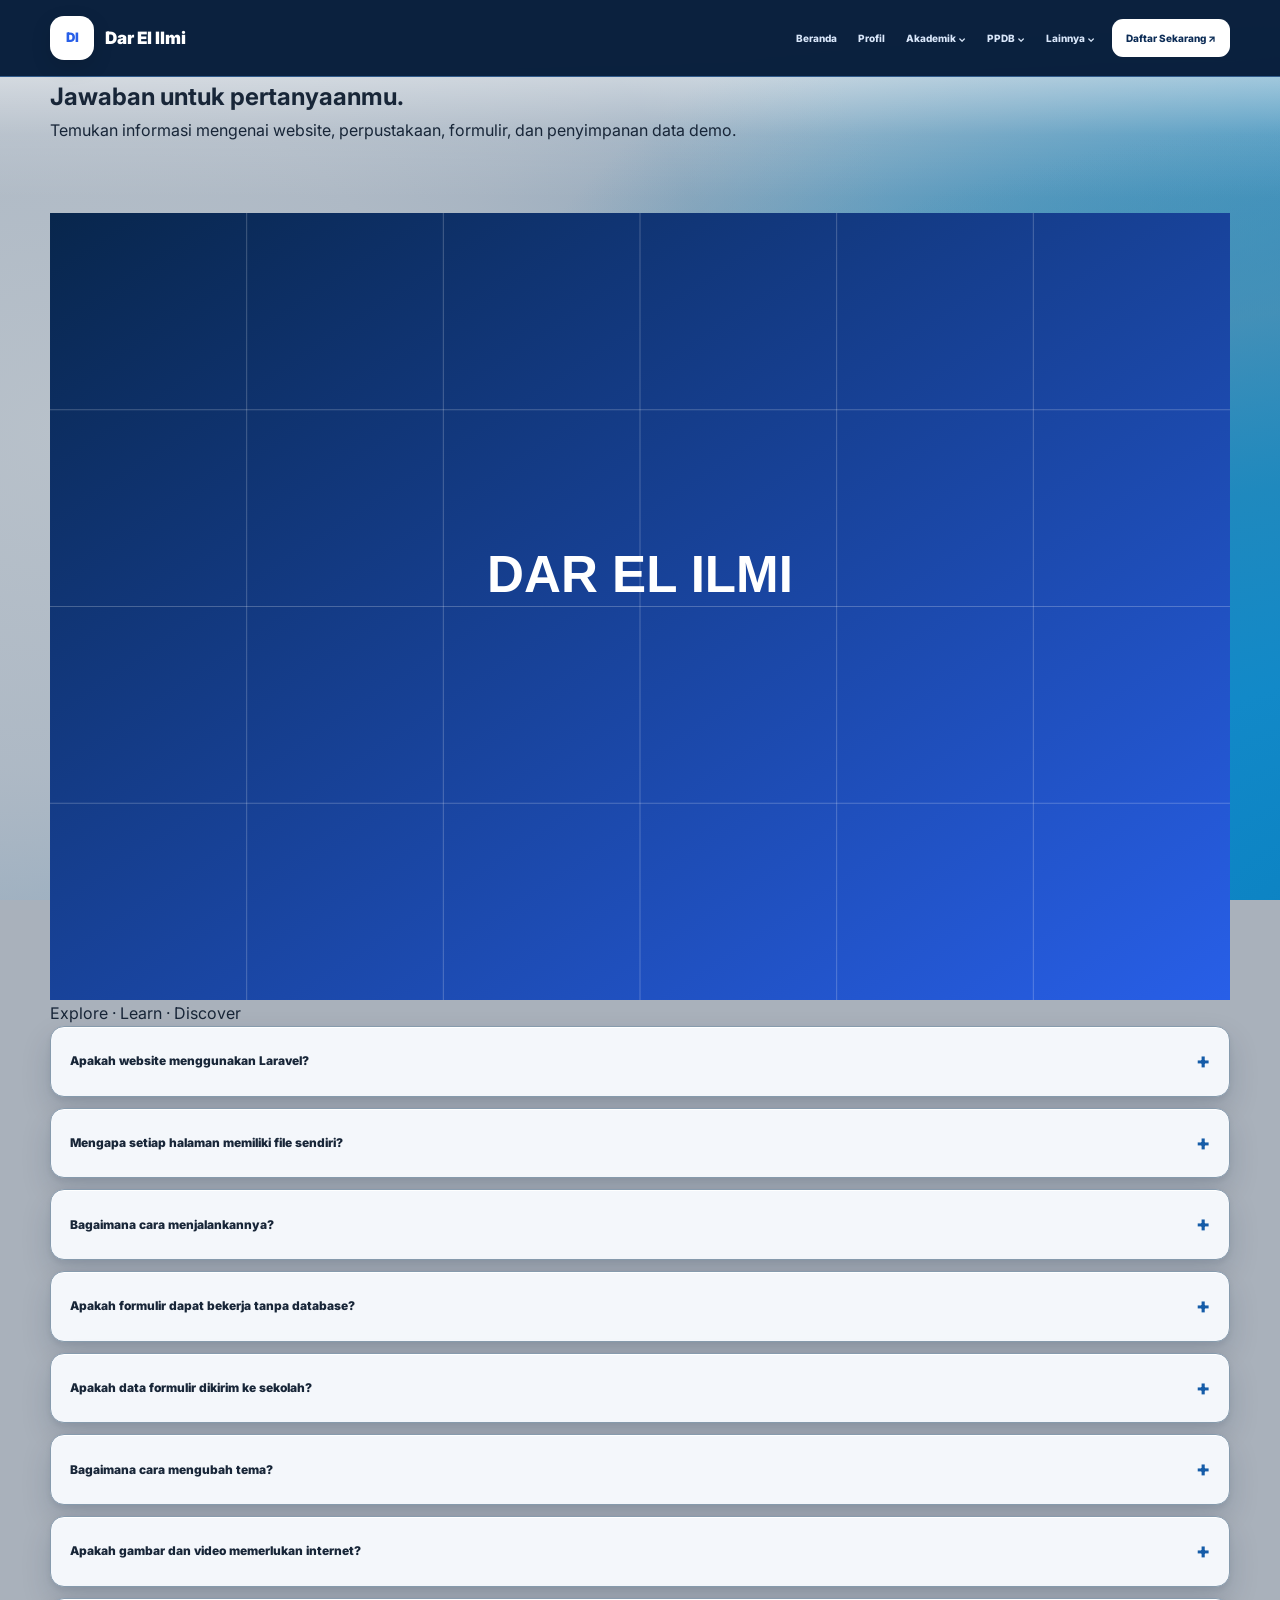
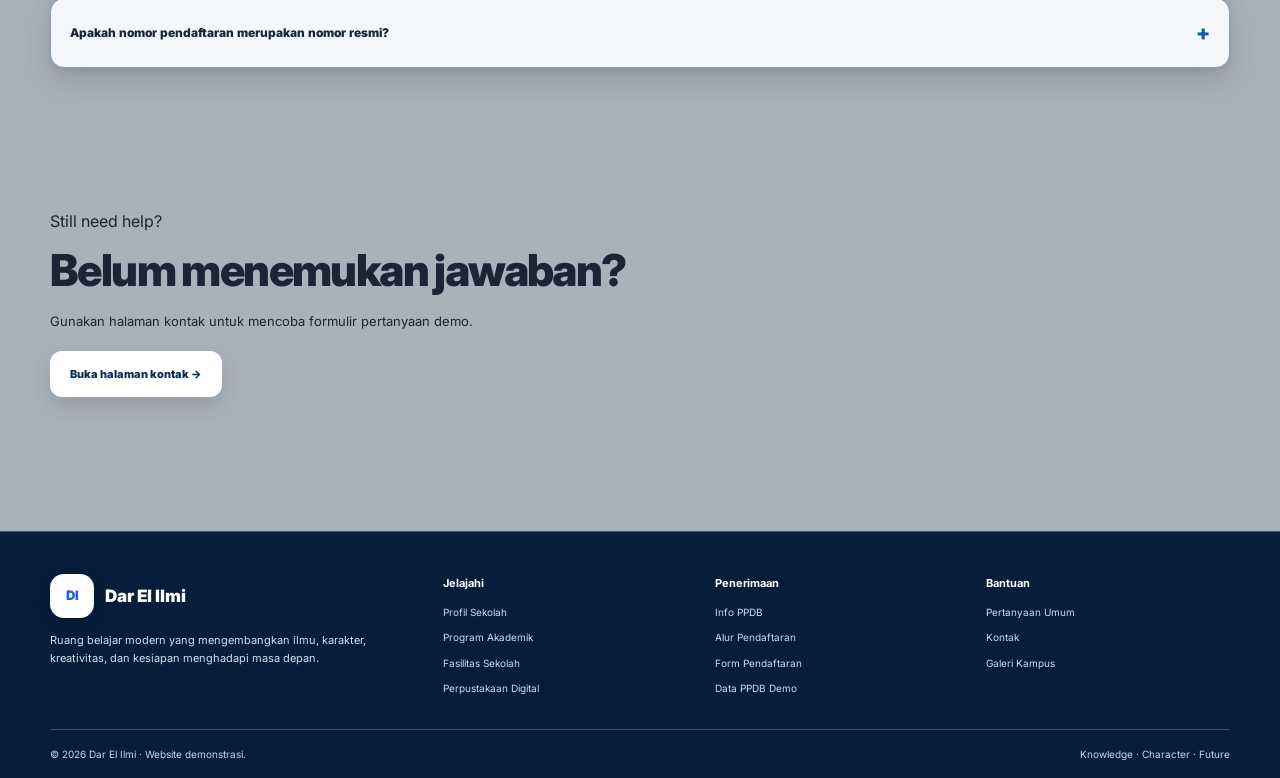
<file: faq.html>
<!DOCTYPE html>
<html lang="id" data-theme="light">
<head>
<meta charset="UTF-8">
<meta name="viewport" content="width=device-width, initial-scale=1">
<title>FAQ | Dar El Ilmi</title>
<link rel="stylesheet" href="style.css">
<script src="script.js" defer></script>
</head>
<body data-page="faq">
<a class="skip-link" href="#main">Lewati ke konten</a>
<div class="page-veil" id="pageVeil"><div class="veil-logo"></div>
<div class="toast-stack" id="toastStack" aria-live="polite"></div>
<div id="site-header"></div>

<main id="main" class="container">
<section class="page-hero reveal">
    <h1>Jawaban untuk pertanyaanmu.</h1>
    <p>Temukan informasi mengenai website, perpustakaan, formulir, dan penyimpanan data demo.</p>
</section>

<section class="section">
    <div class="two-column">
        <div class="editorial-image reveal-left">
            <img loading="lazy" src="https://images.unsplash.com/photo-1507842217343-583bb7270b66?auto=format&fit=crop&w=1100&q=85" alt="Perpustakaan">
            <div class="image-badge">Explore · Learn · Discover</div>
        </div>

        <div class="faq-list reveal-right">
            <details>
                <summary>Apakah website menggunakan Laravel?</summary>
                <div class="faq-answer">Tidak. Website ini menggunakan HTML, CSS, dan JavaScript biasa. Tidak memerlukan Composer, PHP, atau database.</div>
            </details>
            <details>
                <summary>Mengapa setiap halaman memiliki file sendiri?</summary>
                <div class="faq-answer">Karena website ini benar-benar multi-page. Misalnya, Profil menggunakan profil.html dan Perpustakaan menggunakan perpustakaan.html. CSS dan JavaScript dipakai bersama.</div>
            </details>
            <details>
                <summary>Bagaimana cara menjalankannya?</summary>
                <div class="faq-answer">Buka folder proyek di VS Code, lalu klik kanan index.html dan pilih Open with Live Server.</div>
            </details>
            <details>
                <summary>Apakah formulir dapat bekerja tanpa database?</summary>
                <div class="faq-answer">Ya, sebagai simulasi. Data disimpan dalam localStorage browser ini dan dapat dilihat pada halaman Data PPDB.</div>
            </details>
            <details>
                <summary>Apakah data formulir dikirim ke sekolah?</summary>
                <div class="faq-answer">Tidak. Data hanya disimpan di browser. Untuk pendaftaran resmi diperlukan backend, validasi server, dan penyimpanan data yang aman.</div>
            </details>
            <details>
                <summary>Bagaimana cara mengubah tema?</summary>
                <div class="faq-answer">Klik ikon bulan atau matahari di navigasi. Pilihan tema disimpan pada browser.</div>
            </details>
            <details>
                <summary>Apakah gambar dan video memerlukan internet?</summary>
                <div class="faq-answer">Ya. Gambar, font, dan video diambil dari sumber eksternal. Jika koneksi tidak tersedia, media mungkin tidak terlihat.</div>
            </details>
            <details>
                <summary>Apakah nomor pendaftaran merupakan nomor resmi?</summary>
                <div class="faq-answer">Bukan. Nomor hanya dibuat untuk simulasi alur formulir.</div>
            </details>
        </div>
    </div>
</section>

<section class="section">
    <div class="section-heading reveal center">
        <span class="kicker">Still need help?</span>
        <h2>Belum menemukan jawaban?</h2>
        <p>Gunakan halaman kontak untuk mencoba formulir pertanyaan demo.</p>
        <a href="kontak.html" class="btn btn-primary" style="margin-top:18px">Buka halaman kontak →</a>
    </div>
</section>
</main>

<div id="site-footer"></div>
</body>
</html>
</file>
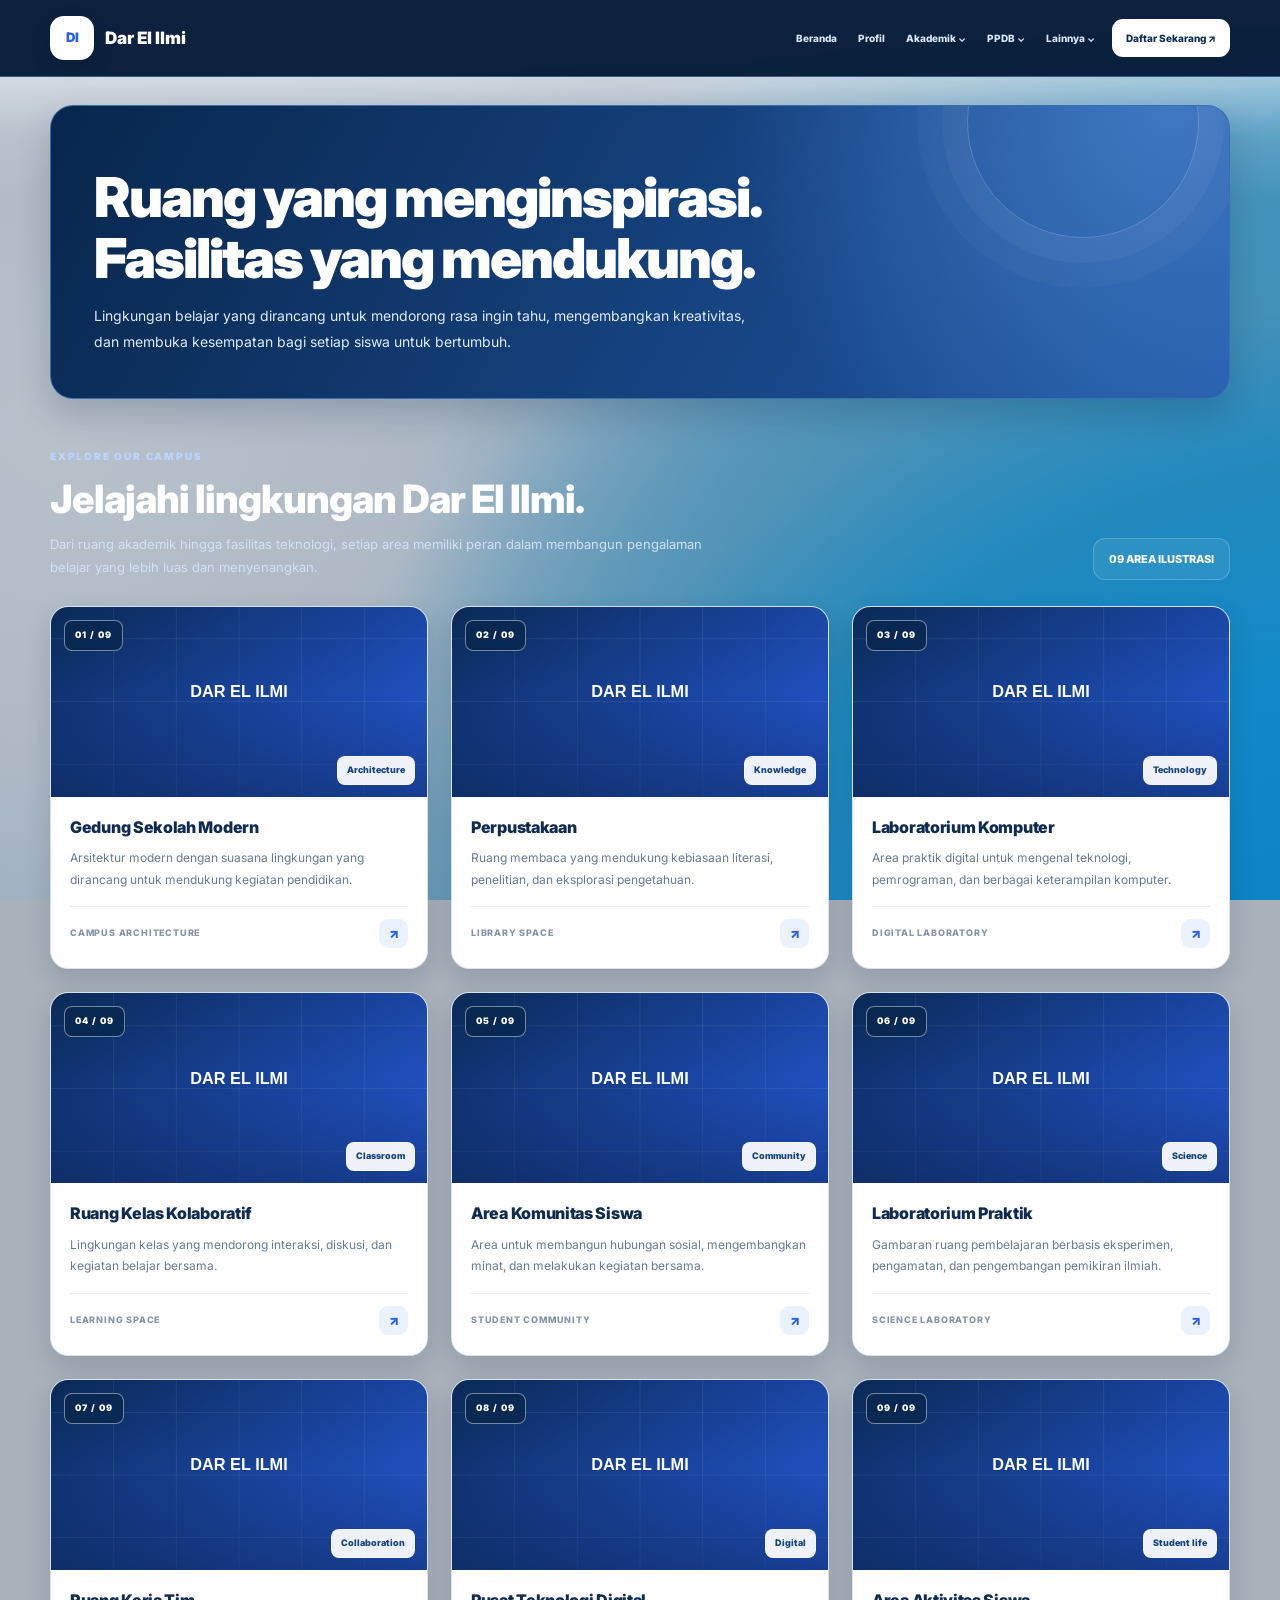
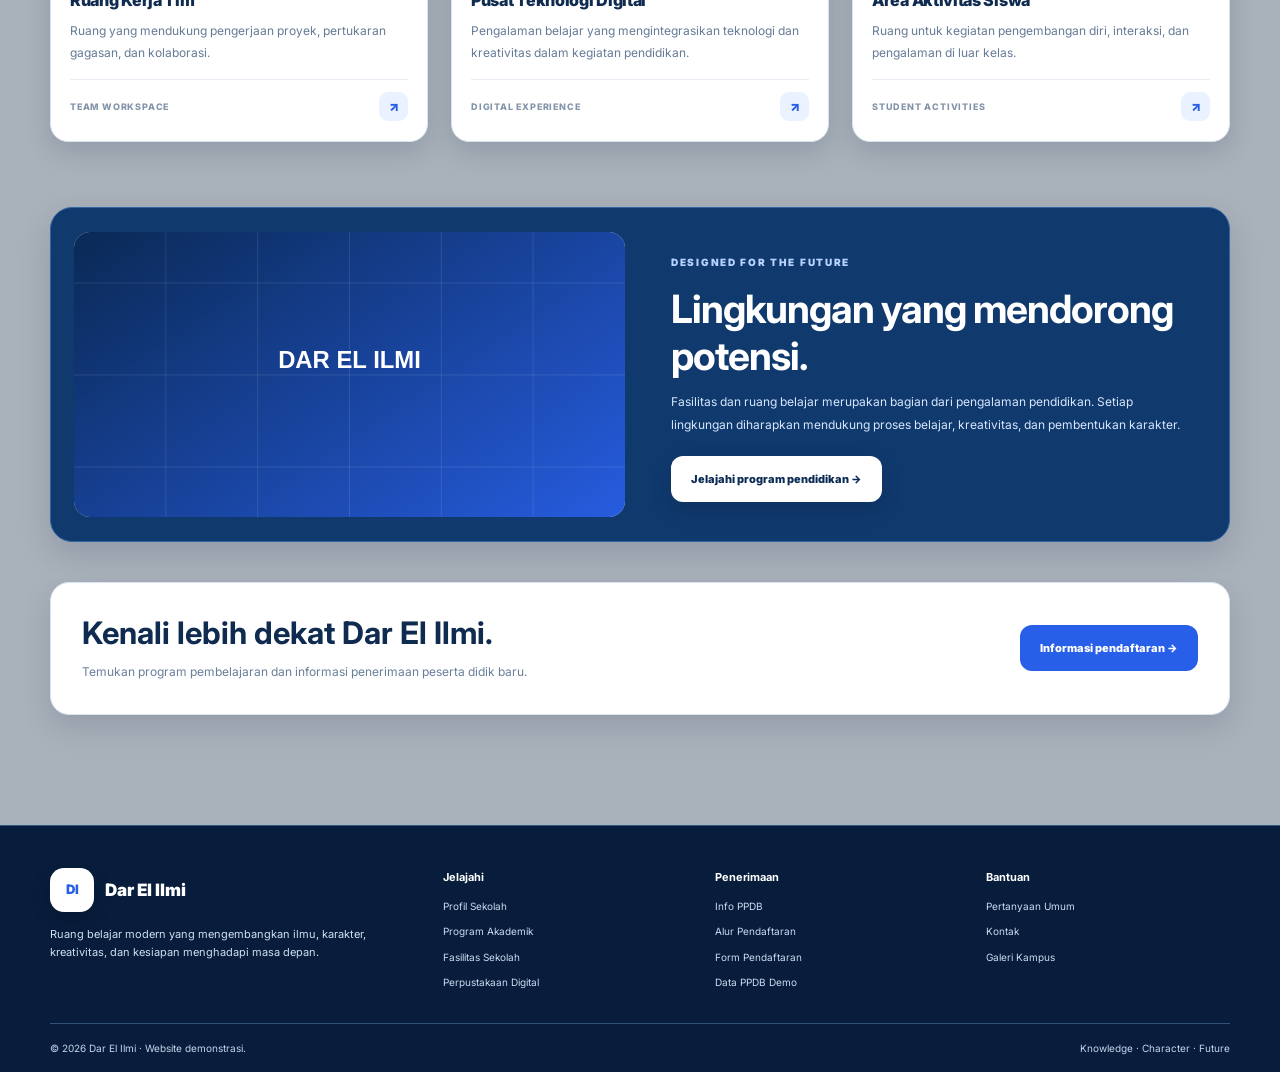
<file: fasilitas.html>
<!DOCTYPE html>
<html lang="id">
<head>
  <meta charset="UTF-8">
  <meta name="viewport" content="width=device-width, initial-scale=1">

  <meta
    name="description"
    content="Jelajahi gambaran fasilitas dan lingkungan belajar Dar El Ilmi."
  >

  <title>Fasilitas Sekolah | Dar El Ilmi</title>

  <link rel="stylesheet" href="style.css">
  <script src="script.js" defer></script>

  <style>
    /* ==============================================
       FACILITIES PAGE
    ============================================== */

    .facility-page {
      padding-bottom: 75px;
      color: #fff;
    }

    .facility-hero {
      position: relative;
      overflow: hidden;
      margin-bottom: 42px;
      padding: 43px;
      border: 1px solid #3970ae;
      border-radius: 23px;
      background:
        radial-gradient(
          circle at 95% 0,
          #3f77c2,
          transparent 38%
        ),
        linear-gradient(120deg, #08264c, #2059a8);
      box-shadow: 0 15px 35px #061d3c30;
    }

    .facility-hero::after {
      position: absolute;
      top: -100px;
      right: 30px;
      width: 230px;
      height: 230px;
      border: 1px solid #ffffff35;
      border-radius: 50%;
      box-shadow:
        0 0 0 25px #ffffff09,
        0 0 0 50px #ffffff06;
      content: "";
      pointer-events: none;
    }

    .facility-kicker {
      position: relative;
      z-index: 1;
      display: inline-flex;
      align-items: center;
      gap: 9px;
      padding: 8px 12px;
      border: 1px solid #ffffff50;
      border-radius: 30px;
      background: #ffffff13;
      color: #e8f1ff;
      font-size: 10px;
      font-weight: 850;
      letter-spacing: 1.5px;
      text-transform: uppercase;
    }

    .facility-kicker span {
      width: 7px;
      height: 7px;
      border-radius: 50%;
      background: #70e8bd;
    }

    .facility-hero h1 {
      position: relative;
      z-index: 1;
      max-width: 790px;
      margin-top: 18px;
      color: #fff;
      font-size: clamp(35px, 5vw, 55px);
      font-weight: 900;
      letter-spacing: -2px;
      line-height: 1.1;
    }

    .facility-hero p {
      position: relative;
      z-index: 1;
      max-width: 660px;
      margin-top: 15px;
      color: #deebff;
      font-size: 14px;
      line-height: 1.85;
    }

    /* INTRODUCTION */

    .facility-intro {
      display: flex;
      align-items: end;
      justify-content: space-between;
      gap: 25px;
      margin-bottom: 26px;
    }

    .facility-intro-copy {
      max-width: 680px;
    }

    .facility-intro-label {
      color: #b9d4ff;
      font-size: 10px;
      font-weight: 900;
      letter-spacing: 1.8px;
      text-transform: uppercase;
    }

    .facility-intro h2 {
      margin-top: 9px;
      color: #fff;
      font-size: clamp(26px, 3.7vw, 39px);
      font-weight: 850;
      line-height: 1.2;
      letter-spacing: -1px;
    }

    .facility-intro p {
      margin-top: 10px;
      color: #d1e0f6;
      font-size: 13px;
      line-height: 1.8;
    }

    .facility-total {
      flex-shrink: 0;
      padding: 11px 15px;
      border: 1px solid #ffffff35;
      border-radius: 12px;
      background: #ffffff12;
      color: #fff;
      font-size: 11px;
      font-weight: 800;
    }

    /* GALLERY GRID */

    .facility-grid {
      display: grid;
      grid-template-columns: repeat(3, minmax(0, 1fr));
      align-items: stretch;
      gap: 23px;
    }

    /* EACH CARD */

    .facility-card {
      display: flex;
      min-width: 0;
      flex-direction: column;
      overflow: hidden;
      border: 1px solid #d7e3f1;
      border-radius: 18px;
      background: #fff;
      color: #102b50;
      box-shadow: 0 10px 27px rgba(3, 20, 43, .14);
      transition:
        transform .3s ease,
        box-shadow .3s ease,
        border-color .3s ease;
    }

    .facility-card:hover {
      transform: translateY(-6px);
      border-color: #95b6f2;
      box-shadow: 0 18px 37px rgba(3, 20, 43, .2);
    }

    /* IMAGE — HEIGHT IS CONTROLLED */

    .facility-image {
      position: relative;
      height: 190px;
      flex-shrink: 0;
      overflow: hidden;
      background: #dce8f7;
    }

    .facility-image img {
      width: 100%;
      height: 100%;
      max-width: none;
      object-fit: cover;
      transition: transform .65s ease;
    }

    .facility-card:hover .facility-image img {
      transform: scale(1.07);
    }

    .facility-image::after {
      position: absolute;
      inset: 45% 0 0;
      background: linear-gradient(
        transparent,
        rgba(5, 25, 53, .45)
      );
      content: "";
      pointer-events: none;
    }

    .facility-number {
      position: absolute;
      top: 13px;
      left: 13px;
      z-index: 2;
      display: inline-flex;
      align-items: center;
      padding: 7px 10px;
      border: 1px solid #ffffff70;
      border-radius: 8px;
      background: #08264cbd;
      color: #fff;
      font-size: 9px;
      font-weight: 900;
      letter-spacing: 1px;
      backdrop-filter: blur(8px);
    }

    .facility-category {
      position: absolute;
      right: 12px;
      bottom: 12px;
      z-index: 2;
      padding: 6px 9px;
      border: 1px solid #ffffff70;
      border-radius: 8px;
      background: #ffffffed;
      color: #17447f;
      font-size: 9px;
      font-weight: 850;
    }

    /* TEXT CONTENT */

    .facility-content {
      display: flex;
      flex: 1;
      flex-direction: column;
      padding: 19px 19px 20px;
    }

    .facility-content h3 {
      color: #102b50;
      font-size: 16px;
      font-weight: 850;
      line-height: 1.4;
      letter-spacing: -.3px;
    }

    .facility-content p {
      flex: 1;
      margin-top: 9px;
      color: #657b96;
      font-size: 12px;
      line-height: 1.8;
    }

    .facility-content-bottom {
      display: flex;
      align-items: center;
      justify-content: space-between;
      gap: 10px;
      margin-top: 16px;
      padding-top: 12px;
      border-top: 1px solid #e8edf5;
    }

    .facility-content-bottom span {
      color: #8495aa;
      font-size: 9px;
      font-weight: 800;
      letter-spacing: .8px;
      text-transform: uppercase;
    }

    .facility-content-bottom i {
      display: grid;
      width: 29px;
      height: 29px;
      place-items: center;
      border-radius: 9px;
      background: #eaf1ff;
      color: #285fe8;
      font-size: 13px;
      font-style: normal;
      font-weight: 900;
    }

    /* FEATURE SECTION */

    .facility-highlight {
      display: grid;
      grid-template-columns: minmax(0, 1fr) minmax(0, 1fr);
      align-items: center;
      gap: 30px;
      margin-top: 65px;
      padding: 23px;
      border: 1px solid #3265a3;
      border-radius: 22px;
      background: #10396e;
      box-shadow: 0 13px 32px rgba(3, 20, 43, .14);
    }

    .facility-highlight-image {
      position: relative;
      min-height: 285px;
      overflow: hidden;
      border-radius: 16px;
      background: #08264c;
    }

    .facility-highlight-image img {
      position: absolute;
      inset: 0;
      width: 100%;
      height: 100%;
      object-fit: cover;
      transition: transform .6s ease;
    }

    .facility-highlight:hover img {
      transform: scale(1.05);
    }

    .facility-highlight-copy {
      padding: 16px;
    }

    .facility-highlight-copy small {
      color: #b8d3ff;
      font-size: 10px;
      font-weight: 900;
      letter-spacing: 1.7px;
      text-transform: uppercase;
    }

    .facility-highlight-copy h2 {
      margin-top: 12px;
      color: #fff;
      font-size: clamp(26px, 3.7vw, 39px);
      line-height: 1.2;
      letter-spacing: -1px;
    }

    .facility-highlight-copy p {
      margin-top: 12px;
      color: #d7e6fb;
      font-size: 12px;
      line-height: 1.9;
    }

    .facility-highlight-copy .btn {
      margin-top: 19px;
    }

    /* CTA */

    .facility-cta {
      display: flex;
      align-items: center;
      justify-content: space-between;
      gap: 25px;
      margin-top: 40px;
      padding: 31px;
      border: 1px solid #d9e4f2;
      border-radius: 19px;
      background: #fff;
      box-shadow: 0 12px 30px rgba(3, 20, 43, .13);
    }

    .facility-cta h2 {
      color: #102b50;
      font-size: clamp(22px, 3vw, 31px);
      line-height: 1.25;
    }

    .facility-cta p {
      margin-top: 8px;
      color: #687f9a;
      font-size: 12px;
      line-height: 1.8;
    }

    .facility-cta .btn {
      flex-shrink: 0;
      background: #285fe8;
      color: #fff;
    }

    .facility-note {
      margin-top: 17px;
      color: #cadaf0;
      font-size: 10px;
      text-align: center;
    }

    /* RESPONSIVE */

    @media (max-width: 950px) {
      .facility-grid {
        grid-template-columns: repeat(2, minmax(0, 1fr));
        gap: 19px;
      }

      .facility-highlight {
        grid-template-columns: 1fr;
      }

      .facility-highlight-image {
        min-height: 300px;
      }
    }

    @media (max-width: 650px) {
      .facility-hero {
        padding: 27px 21px;
        margin-bottom: 31px;
      }

      .facility-hero h1 {
        font-size: 35px;
      }

      .facility-hero p {
        font-size: 12px;
      }

      .facility-intro {
        align-items: flex-start;
        flex-direction: column;
      }

      .facility-grid {
        grid-template-columns: repeat(2, minmax(0, 1fr));
        gap: 13px;
      }

      .facility-image {
        height: 135px;
      }

      .facility-content {
        padding: 13px;
      }

      .facility-content h3 {
        font-size: 13px;
      }

      .facility-content p {
        font-size: 10px;
        line-height: 1.65;
      }

      .facility-content-bottom span {
        font-size: 8px;
      }

      .facility-content-bottom i {
        width: 25px;
        height: 25px;
      }

      .facility-highlight {
        margin-top: 42px;
        padding: 13px;
      }

      .facility-highlight-image {
        min-height: 210px;
      }

      .facility-highlight-copy {
        padding: 10px;
      }

      .facility-cta {
        align-items: flex-start;
        flex-direction: column;
        padding: 22px;
      }

      .facility-cta .btn {
        width: 100%;
      }
    }

    @media (max-width: 380px) {
      .facility-grid {
        grid-template-columns: 1fr;
      }

      .facility-image {
        height: 190px;
      }

      .facility-content {
        padding: 17px;
      }

      .facility-content h3 {
        font-size: 15px;
      }

      .facility-content p {
        font-size: 11px;
      }
    }
  </style>
</head>

<body data-page="fasilitas">

  <div class="site-loader" aria-hidden="true">
    <div class="loader-brand">
      <span class="loader-emblem">DI</span>
      <span>Dar El Ilmi</span>
    </div>
  </div>

  <a class="skip-link" href="#main">Lewati ke konten</a>

  <div id="site-header"></div>

  <main id="main" class="container page-main facility-page">

    <!-- HERO -->

    <section class="facility-hero reveal">

      <h1>Ruang yang menginspirasi. Fasilitas yang mendukung.</h1>

      <p>
        Lingkungan belajar yang dirancang untuk mendorong rasa ingin tahu,
        mengembangkan kreativitas, dan membuka kesempatan bagi setiap siswa
        untuk bertumbuh.
      </p>

    </section>

    <!-- INTRO -->

    <section class="facility-intro reveal">

      <div class="facility-intro-copy">
        <span class="facility-intro-label">
          Explore our campus
        </span>

        <h2>Jelajahi lingkungan Dar El Ilmi.</h2>

        <p>
          Dari ruang akademik hingga fasilitas teknologi,
          setiap area memiliki peran dalam membangun pengalaman belajar
          yang lebih luas dan menyenangkan.
        </p>
      </div>

      <div class="facility-total">
        09 AREA ILUSTRASI
      </div>

    </section>

    <!-- GALLERY -->

    <section class="facility-grid" aria-label="Galeri fasilitas sekolah">

      <!-- 01 -->

      <article class="facility-card reveal">
        <div class="facility-image">
          <img
            src="https://images.unsplash.com/photo-1562774053-701939374585?auto=format&fit=crop&w=900&q=85"
            alt="Arsitektur gedung sekolah modern"
            loading="lazy"
          >

          <span class="facility-number">01 / 09</span>
          <span class="facility-category">Architecture</span>
        </div>

        <div class="facility-content">
          <h3>Gedung Sekolah Modern</h3>

          <p>
            Arsitektur modern dengan suasana lingkungan yang
            dirancang untuk mendukung kegiatan pendidikan.
          </p>

          <div class="facility-content-bottom">
            <span>Campus architecture</span>
            <i>↗</i>
          </div>
        </div>
      </article>

      <!-- 02 -->

      <article class="facility-card reveal delay-1">
        <div class="facility-image">
          <img
            src="https://images.unsplash.com/photo-1507842217343-583bb7270b66?auto=format&fit=crop&w=900&q=85"
            alt="Rak buku perpustakaan"
            loading="lazy"
          >

          <span class="facility-number">02 / 09</span>
          <span class="facility-category">Knowledge</span>
        </div>

        <div class="facility-content">
          <h3>Perpustakaan</h3>

          <p>
            Ruang membaca yang mendukung kebiasaan literasi,
            penelitian, dan eksplorasi pengetahuan.
          </p>

          <div class="facility-content-bottom">
            <span>Library space</span>
            <i>↗</i>
          </div>
        </div>
      </article>

      <!-- 03 -->

      <article class="facility-card reveal delay-2">
        <div class="facility-image">
          <img
            src="https://images.unsplash.com/photo-1515879218367-8466d910aaa4?auto=format&fit=crop&w=900&q=85"
            alt="Komputer untuk kegiatan teknologi"
            loading="lazy"
          >

          <span class="facility-number">03 / 09</span>
          <span class="facility-category">Technology</span>
        </div>

        <div class="facility-content">
          <h3>Laboratorium Komputer</h3>

          <p>
            Area praktik digital untuk mengenal teknologi,
            pemrograman, dan berbagai keterampilan komputer.
          </p>

          <div class="facility-content-bottom">
            <span>Digital laboratory</span>
            <i>↗</i>
          </div>
        </div>
      </article>

      <!-- 04 -->

      <article class="facility-card reveal">
        <div class="facility-image">
          <img
            src="https://images.unsplash.com/photo-1509062522246-3755977927d7?auto=format&fit=crop&w=900&q=85"
            alt="Kegiatan pembelajaran di ruang kelas"
            loading="lazy"
          >

          <span class="facility-number">04 / 09</span>
          <span class="facility-category">Classroom</span>
        </div>

        <div class="facility-content">
          <h3>Ruang Kelas Kolaboratif</h3>

          <p>
            Lingkungan kelas yang mendorong interaksi,
            diskusi, dan kegiatan belajar bersama.
          </p>

          <div class="facility-content-bottom">
            <span>Learning space</span>
            <i>↗</i>
          </div>
        </div>
      </article>

      <!-- 05 -->

      <article class="facility-card reveal delay-1">
        <div class="facility-image">
          <img
            src="https://images.unsplash.com/photo-1523580494863-6f3031224c94?auto=format&fit=crop&w=900&q=85"
            alt="Kegiatan siswa dalam lingkungan pendidikan"
            loading="lazy"
          >

          <span class="facility-number">05 / 09</span>
          <span class="facility-category">Community</span>
        </div>

        <div class="facility-content">
          <h3>Area Komunitas Siswa</h3>

          <p>
            Area untuk membangun hubungan sosial,
            mengembangkan minat, dan melakukan kegiatan bersama.
          </p>

          <div class="facility-content-bottom">
            <span>Student community</span>
            <i>↗</i>
          </div>
        </div>
      </article>

      <!-- 06 -->

      <article class="facility-card reveal delay-2">
        <div class="facility-image">
          <img
            src="https://images.unsplash.com/photo-1532094349884-543bc11b234d?auto=format&fit=crop&w=900&q=85"
            alt="Kegiatan praktik laboratorium sains"
            loading="lazy"
          >

          <span class="facility-number">06 / 09</span>
          <span class="facility-category">Science</span>
        </div>

        <div class="facility-content">
          <h3>Laboratorium Praktik</h3>

          <p>
            Gambaran ruang pembelajaran berbasis eksperimen,
            pengamatan, dan pengembangan pemikiran ilmiah.
          </p>

          <div class="facility-content-bottom">
            <span>Science laboratory</span>
            <i>↗</i>
          </div>
        </div>
      </article>

      <!-- 07 -->

      <article class="facility-card reveal">
        <div class="facility-image">
          <img
            src="https://images.unsplash.com/photo-1531482615713-2afd69097998?auto=format&fit=crop&w=900&q=85"
            alt="Siswa bekerja dalam tim"
            loading="lazy"
          >

          <span class="facility-number">07 / 09</span>
          <span class="facility-category">Collaboration</span>
        </div>

        <div class="facility-content">
          <h3>Ruang Kerja Tim</h3>

          <p>
            Ruang yang mendukung pengerjaan proyek,
            pertukaran gagasan, dan kolaborasi.
          </p>

          <div class="facility-content-bottom">
            <span>Team workspace</span>
            <i>↗</i>
          </div>
        </div>
      </article>

      <!-- 08 -->

      <article class="facility-card reveal delay-1">
        <div class="facility-image">
          <img
            src="https://images.unsplash.com/photo-1516321318423-f06f85e504b3?auto=format&fit=crop&w=900&q=85"
            alt="Teknologi dan perangkat digital"
            loading="lazy"
          >

          <span class="facility-number">08 / 09</span>
          <span class="facility-category">Digital</span>
        </div>

        <div class="facility-content">
          <h3>Pusat Teknologi Digital</h3>

          <p>
            Pengalaman belajar yang mengintegrasikan
            teknologi dan kreativitas dalam kegiatan pendidikan.
          </p>

          <div class="facility-content-bottom">
            <span>Digital experience</span>
            <i>↗</i>
          </div>
        </div>
      </article>

      <!-- 09 -->

      <article class="facility-card reveal delay-2">
        <div class="facility-image">
          <img
            src="https://images.unsplash.com/photo-1523240795612-9a054b0db644?auto=format&fit=crop&w=900&q=85"
            alt="Siswa beraktivitas bersama"
            loading="lazy"
          >

          <span class="facility-number">09 / 09</span>
          <span class="facility-category">Student life</span>
        </div>

        <div class="facility-content">
          <h3>Area Aktivitas Siswa</h3>

          <p>
            Ruang untuk kegiatan pengembangan diri,
            interaksi, dan pengalaman di luar kelas.
          </p>

          <div class="facility-content-bottom">
            <span>Student activities</span>
            <i>↗</i>
          </div>
        </div>
      </article>

    </section>

    <!-- FEATURE -->

    <section class="facility-highlight reveal">

      <div class="facility-highlight-image">
        <img
          src="https://images.unsplash.com/photo-1486406146926-c627a92ad1ab?auto=format&fit=crop&w=1200&q=85"
          alt="Gedung metropolitan modern"
          loading="lazy"
        >
      </div>

      <div class="facility-highlight-copy">

        <small>Designed for the future</small>

        <h2>Lingkungan yang mendorong potensi.</h2>

        <p>
          Fasilitas dan ruang belajar merupakan bagian dari pengalaman
          pendidikan. Setiap lingkungan diharapkan mendukung proses
          belajar, kreativitas, dan pembentukan karakter.
        </p>

        <a href="program.html" class="btn btn-primary">
          Jelajahi program pendidikan →
        </a>

      </div>

    </section>

    <!-- CTA -->

    <section class="facility-cta reveal">

      <div>
        <h2>Kenali lebih dekat Dar El Ilmi.</h2>

        <p>
          Temukan program pembelajaran dan informasi penerimaan
          peserta didik baru.
        </p>
      </div>

      <a href="info.html" class="btn">
        Informasi pendaftaran →
      </a>

    </section>

  </main>

  <div id="site-footer"></div>

</body>
</html>
</file>
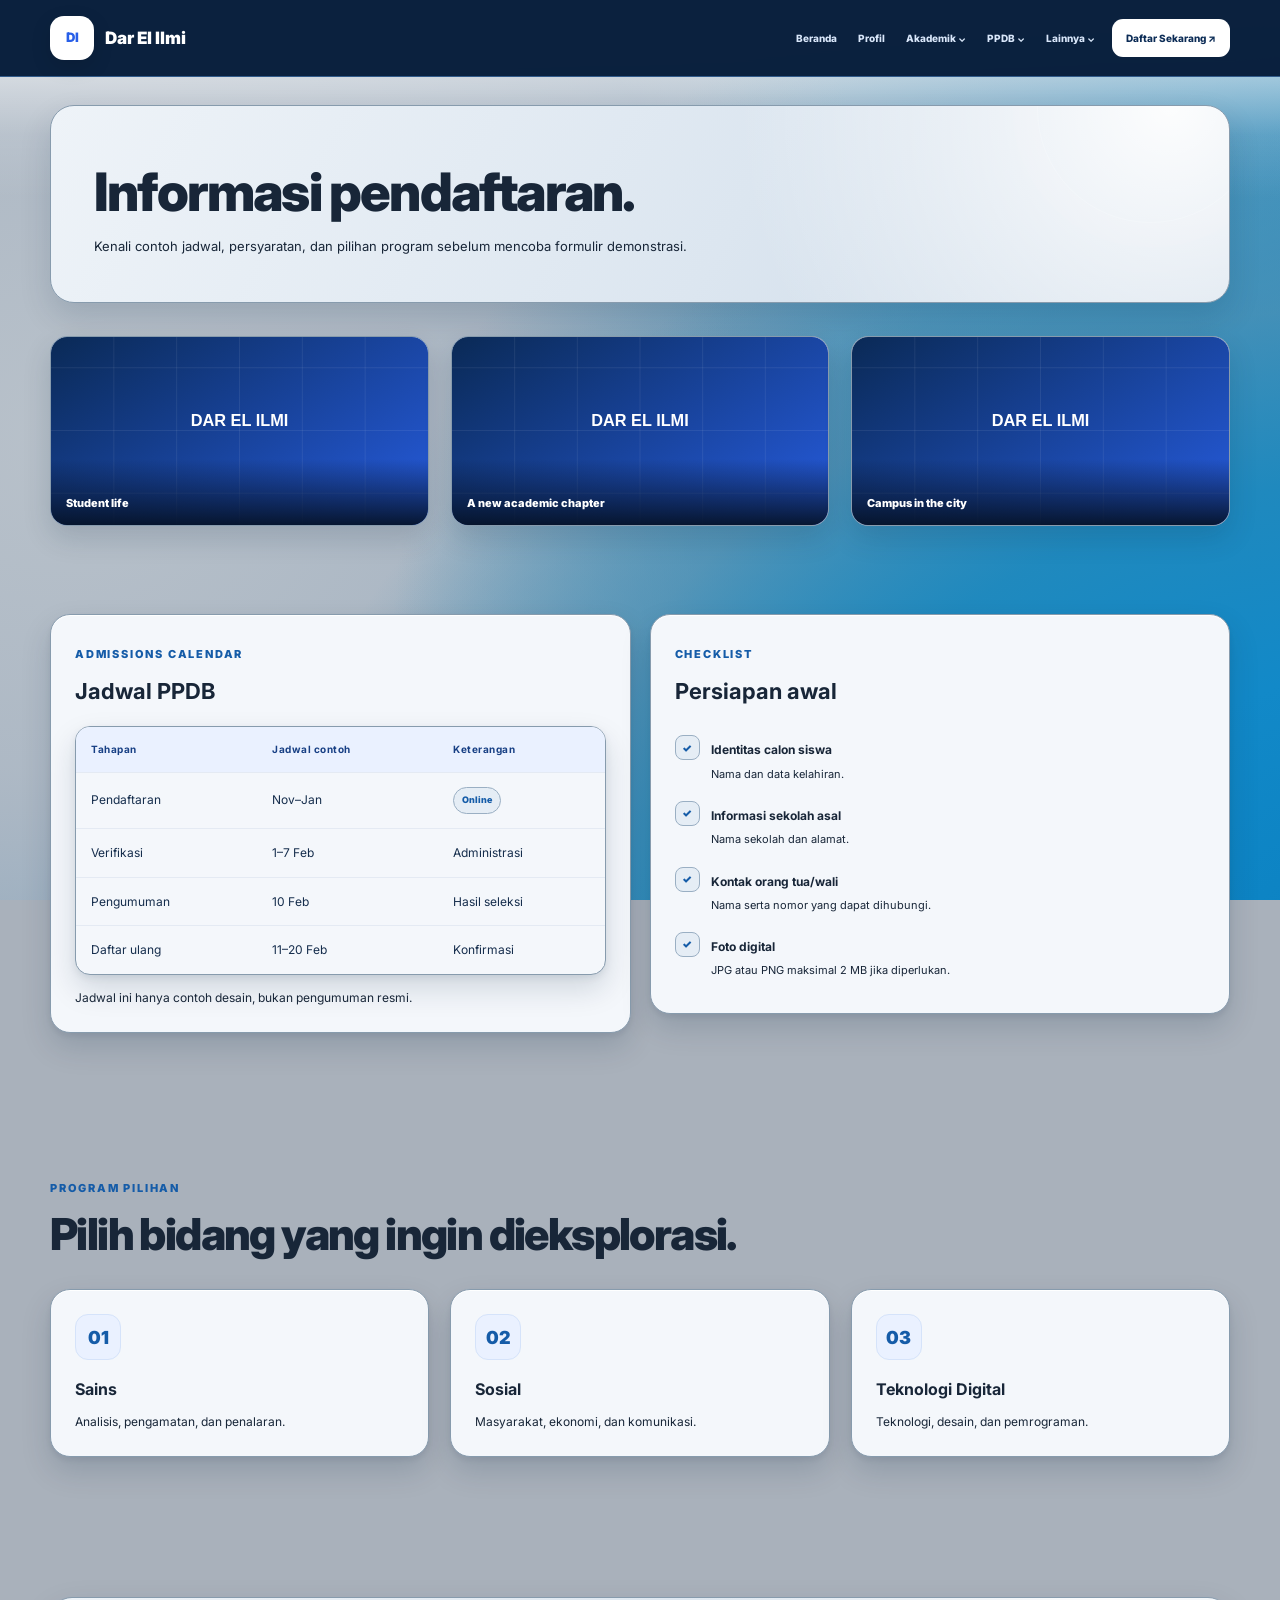
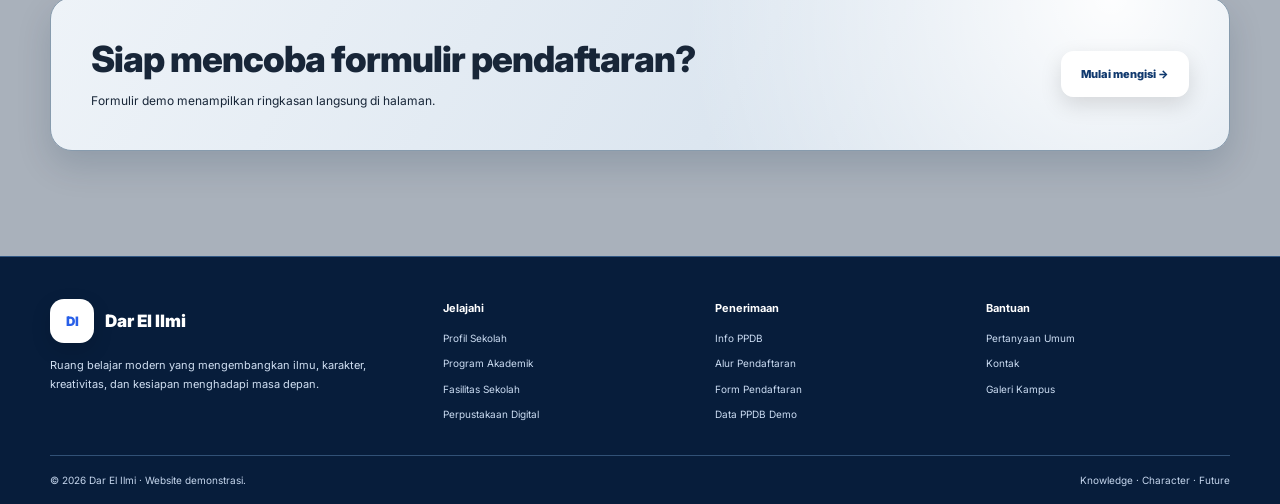
<file: info.html>
<!DOCTYPE html>
<html lang="id">
<head>
  <meta charset="UTF-8">
  <meta name="viewport" content="width=device-width, initial-scale=1">
  <meta name="description" content="Informasi demonstrasi pendaftaran peserta didik baru Dar El Ilmi.">
  <title>Informasi PPDB | Dar El Ilmi</title>
  <link rel="stylesheet" href="style.css">
  <script src="script.js" defer></script>
</head>

<body data-page="info">
  <div class="site-loader" aria-hidden="true">
    <div class="loader-brand"><span class="loader-emblem">✦</span><span>Dar El Ilmi</span></div>
  </div>

  <a class="skip-link" href="#main">Lewati ke konten</a>
  <div id="site-header"></div>

  <main id="main" class="container page-main">

    <section class="page-banner reveal">
      <h1>Informasi pendaftaran.</h1>
      <p>
        Kenali contoh jadwal, persyaratan, dan pilihan program
        sebelum mencoba formulir demonstrasi.
      </p>
    </section>

    <section class="section">
      <div class="info-grid">

        <article class="panel reveal">
          <span class="section-kicker">Admissions calendar</span>
          <h2 style="margin-top:8px">Jadwal PPDB</h2>

          <div class="table-wrap">
            <table>
              <thead>
                <tr><th>Tahapan</th><th>Jadwal contoh</th><th>Keterangan</th></tr>
              </thead>
              <tbody>
                <tr><td>Pendaftaran</td><td>Nov–Jan</td><td><span class="status">Online</span></td></tr>
                <tr><td>Verifikasi</td><td>1–7 Feb</td><td>Administrasi</td></tr>
                <tr><td>Pengumuman</td><td>10 Feb</td><td>Hasil seleksi</td></tr>
                <tr><td>Daftar ulang</td><td>11–20 Feb</td><td>Konfirmasi</td></tr>
              </tbody>
            </table>
          </div>

          <p class="muted small" style="margin-top:13px">
            Jadwal ini hanya contoh desain, bukan pengumuman resmi.
          </p>
        </article>

        <article class="panel reveal delay-1">
          <span class="section-kicker">Checklist</span>
          <h2 style="margin-top:8px">Persiapan awal</h2>

          <div class="requirement-list">
            <div class="requirement-item">
              <span class="check">✓</span>
              <div><strong>Identitas calon siswa</strong><p>Nama dan data kelahiran.</p></div>
            </div>

            <div class="requirement-item">
              <span class="check">✓</span>
              <div><strong>Informasi sekolah asal</strong><p>Nama sekolah dan alamat.</p></div>
            </div>

            <div class="requirement-item">
              <span class="check">✓</span>
              <div><strong>Kontak orang tua/wali</strong><p>Nama serta nomor yang dapat dihubungi.</p></div>
            </div>

            <div class="requirement-item">
              <span class="check">✓</span>
              <div><strong>Foto digital</strong><p>JPG atau PNG maksimal 2 MB jika diperlukan.</p></div>
            </div>
          </div>
        </article>

      </div>
    </section>

    <section class="section">
      <div class="section-heading reveal">
        <span class="section-kicker">Program pilihan</span>
        <h2>Pilih bidang yang ingin dieksplorasi.</h2>
      </div>

      <div class="card-grid">
        <article class="card reveal">
          <div class="card-icon">01</div>
          <h3>Sains</h3>
          <p>Analisis, pengamatan, dan penalaran.</p>
        </article>

        <article class="card reveal delay-1">
          <div class="card-icon">02</div>
          <h3>Sosial</h3>
          <p>Masyarakat, ekonomi, dan komunikasi.</p>
        </article>

        <article class="card reveal delay-2">
          <div class="card-icon">03</div>
          <h3>Teknologi Digital</h3>
          <p>Teknologi, desain, dan pemrograman.</p>
        </article>
      </div>
    </section>

    <section class="section">
      <div class="cta reveal">
        <div>
          <h2>Siap mencoba formulir pendaftaran?</h2>
          <p>Formulir demo menampilkan ringkasan langsung di halaman.</p>
        </div>
        <a class="btn btn-primary" href="daftar.html">Mulai mengisi →</a>
      </div>
    </section>

  </main>

  <div id="site-footer"></div>
</body>
</html>
</file>
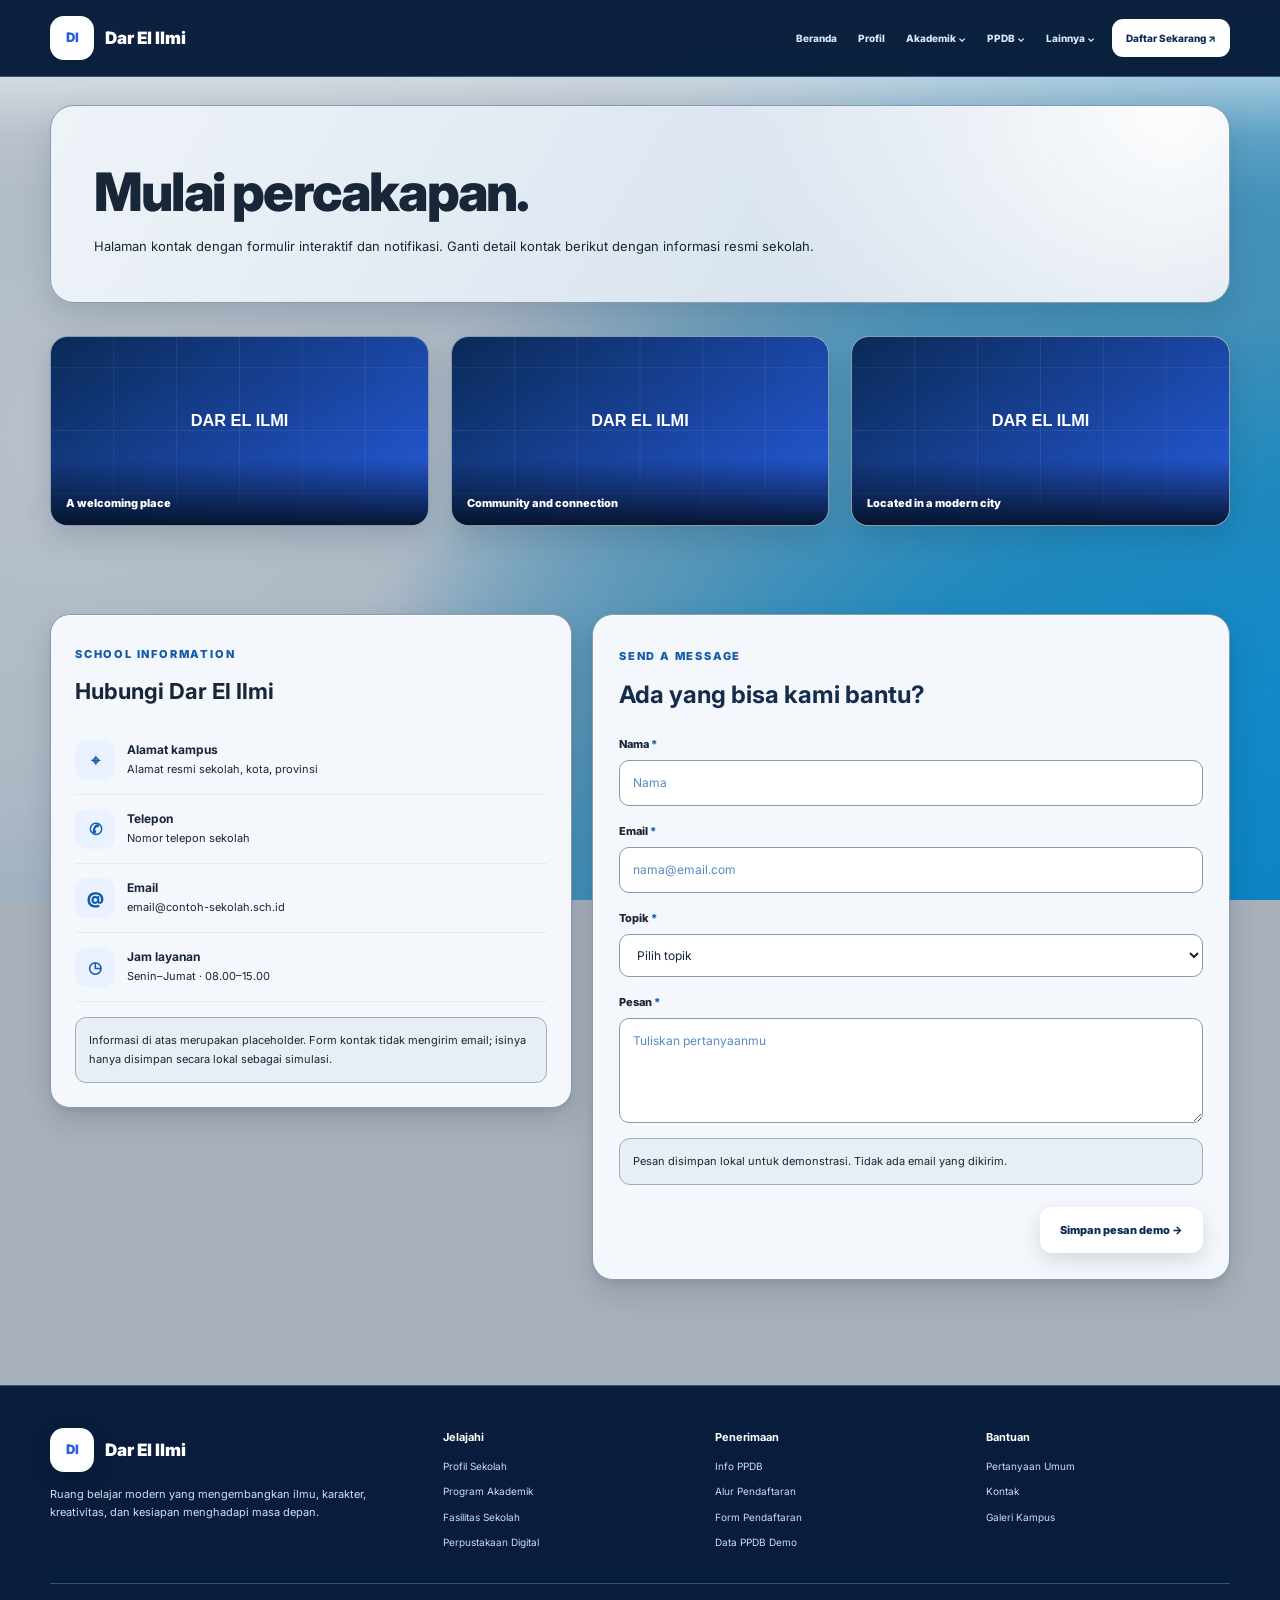
<file: kontak.html>
<!DOCTYPE html>
<html lang="id">
<head>
  <meta charset="UTF-8">
  <meta name="viewport" content="width=device-width, initial-scale=1">
  <meta name="description" content="Informasi kontak dan formulir pesan demo Dar El Ilmi.">
  <title>Kontak Sekolah | Dar El Ilmi</title>
  <link rel="stylesheet" href="style.css">
  <script src="script.js" defer></script>
</head>

<body data-page="kontak">
  <div class="site-loader" aria-hidden="true">
    <div class="loader-brand"><span class="loader-emblem">✦</span><span>Dar El Ilmi</span></div>
  </div>

  <a class="skip-link" href="#main">Lewati ke konten</a>
  <div id="site-header"></div>

  <main id="main" class="container page-main">

    <section class="page-banner reveal">
      <h1>Mulai percakapan.</h1>
      <p>
        Halaman kontak dengan formulir interaktif dan notifikasi.
        Ganti detail kontak berikut dengan informasi resmi sekolah.
      </p>
    </section>

    <section class="section">
      <div class="contact-grid">

        <article class="panel reveal">
          <span class="section-kicker">School information</span>
          <h2 style="margin-top:8px">Hubungi Dar El Ilmi</h2>

          <div class="contact-detail">
            <span class="contact-symbol">⌖</span>
            <div>
              <strong>Alamat kampus</strong>
              <p>Alamat resmi sekolah, kota, provinsi</p>
            </div>
          </div>

          <div class="contact-detail">
            <span class="contact-symbol">✆</span>
            <div>
              <strong>Telepon</strong>
              <p>Nomor telepon sekolah</p>
            </div>
          </div>

          <div class="contact-detail">
            <span class="contact-symbol">@</span>
            <div>
              <strong>Email</strong>
              <p>email@contoh-sekolah.sch.id</p>
            </div>
          </div>

          <div class="contact-detail">
            <span class="contact-symbol">◷</span>
            <div>
              <strong>Jam layanan</strong>
              <p>Senin–Jumat · 08.00–15.00</p>
            </div>
          </div>

          <div class="notice">
            Informasi di atas merupakan placeholder. Form kontak tidak mengirim
            email; isinya hanya disimpan secara lokal sebagai simulasi.
          </div>
        </article>

        <form id="contactForm" class="form-card reveal delay-1">
          <span class="section-kicker">Send a message</span>
          <h2 style="margin:8px 0 20px">Ada yang bisa kami bantu?</h2>

          <div class="form-grid">
            <div class="field full">
              <label for="contactName">Nama <span class="required">*</span></label>
              <input class="input" id="contactName" name="contactName" required maxlength="100" placeholder="Nama">
            </div>

            <div class="field full">
              <label for="contactEmail">Email <span class="required">*</span></label>
              <input class="input" id="contactEmail" name="contactEmail" type="email" required placeholder="nama@email.com">
            </div>

            <div class="field full">
              <label for="contactTopic">Topik <span class="required">*</span></label>
              <select class="select" id="contactTopic" name="contactTopic" required>
                <option value="">Pilih topik</option>
                <option>Informasi PPDB</option>
                <option>Program akademik</option>
                <option>Perpustakaan</option>
                <option>Fasilitas kampus</option>
                <option>Pertanyaan lainnya</option>
              </select>
            </div>

            <div class="field full">
              <label for="contactMessage">Pesan <span class="required">*</span></label>
              <textarea class="textarea" id="contactMessage" name="contactMessage" required maxlength="2000" placeholder="Tuliskan pertanyaanmu"></textarea>
            </div>
          </div>

          <div class="notice">
            Pesan disimpan lokal untuk demonstrasi. Tidak ada email yang dikirim.
          </div>

          <div class="submit-row">
            <button class="btn btn-primary" type="submit">Simpan pesan demo →</button>
          </div>

          <div class="success-message" id="contactSuccess" role="status"></div>
        </form>

      </div>
    </section>

  </main>

  <div id="site-footer"></div>
</body>
</html>
</file>
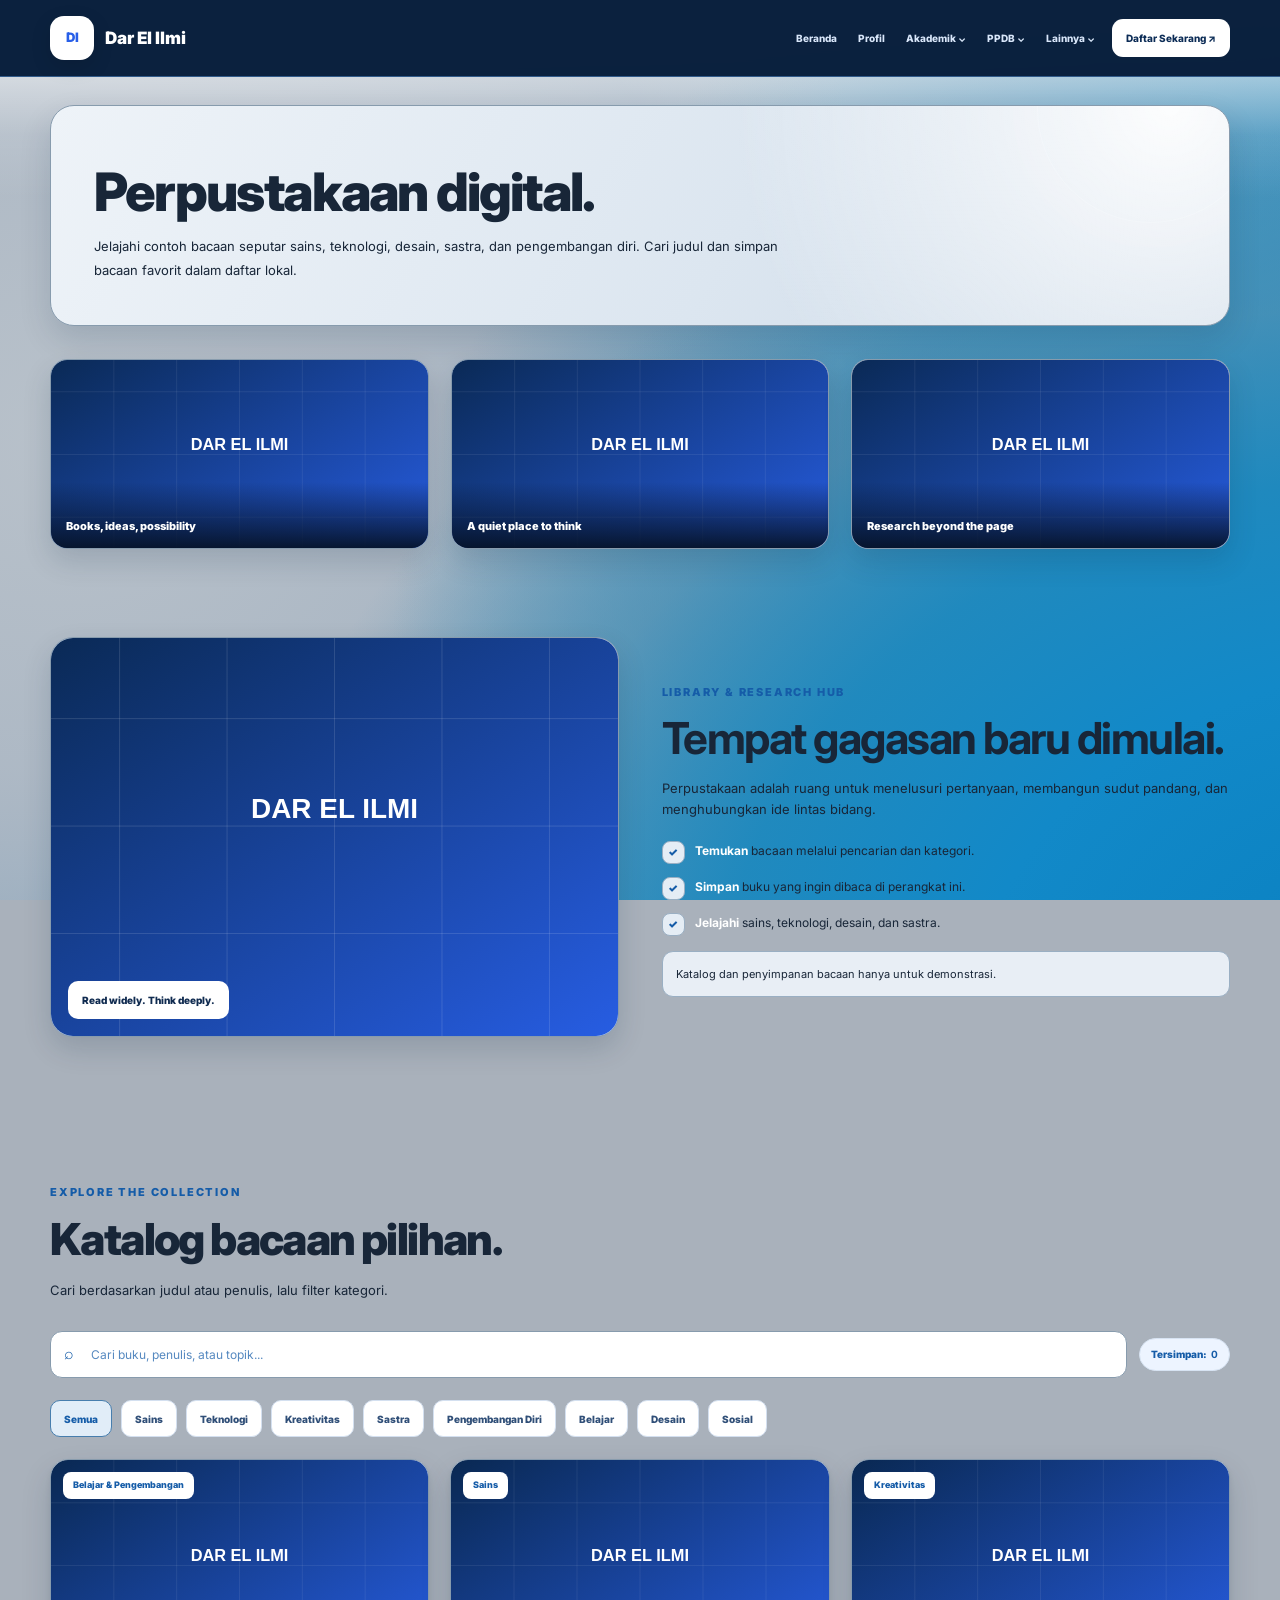
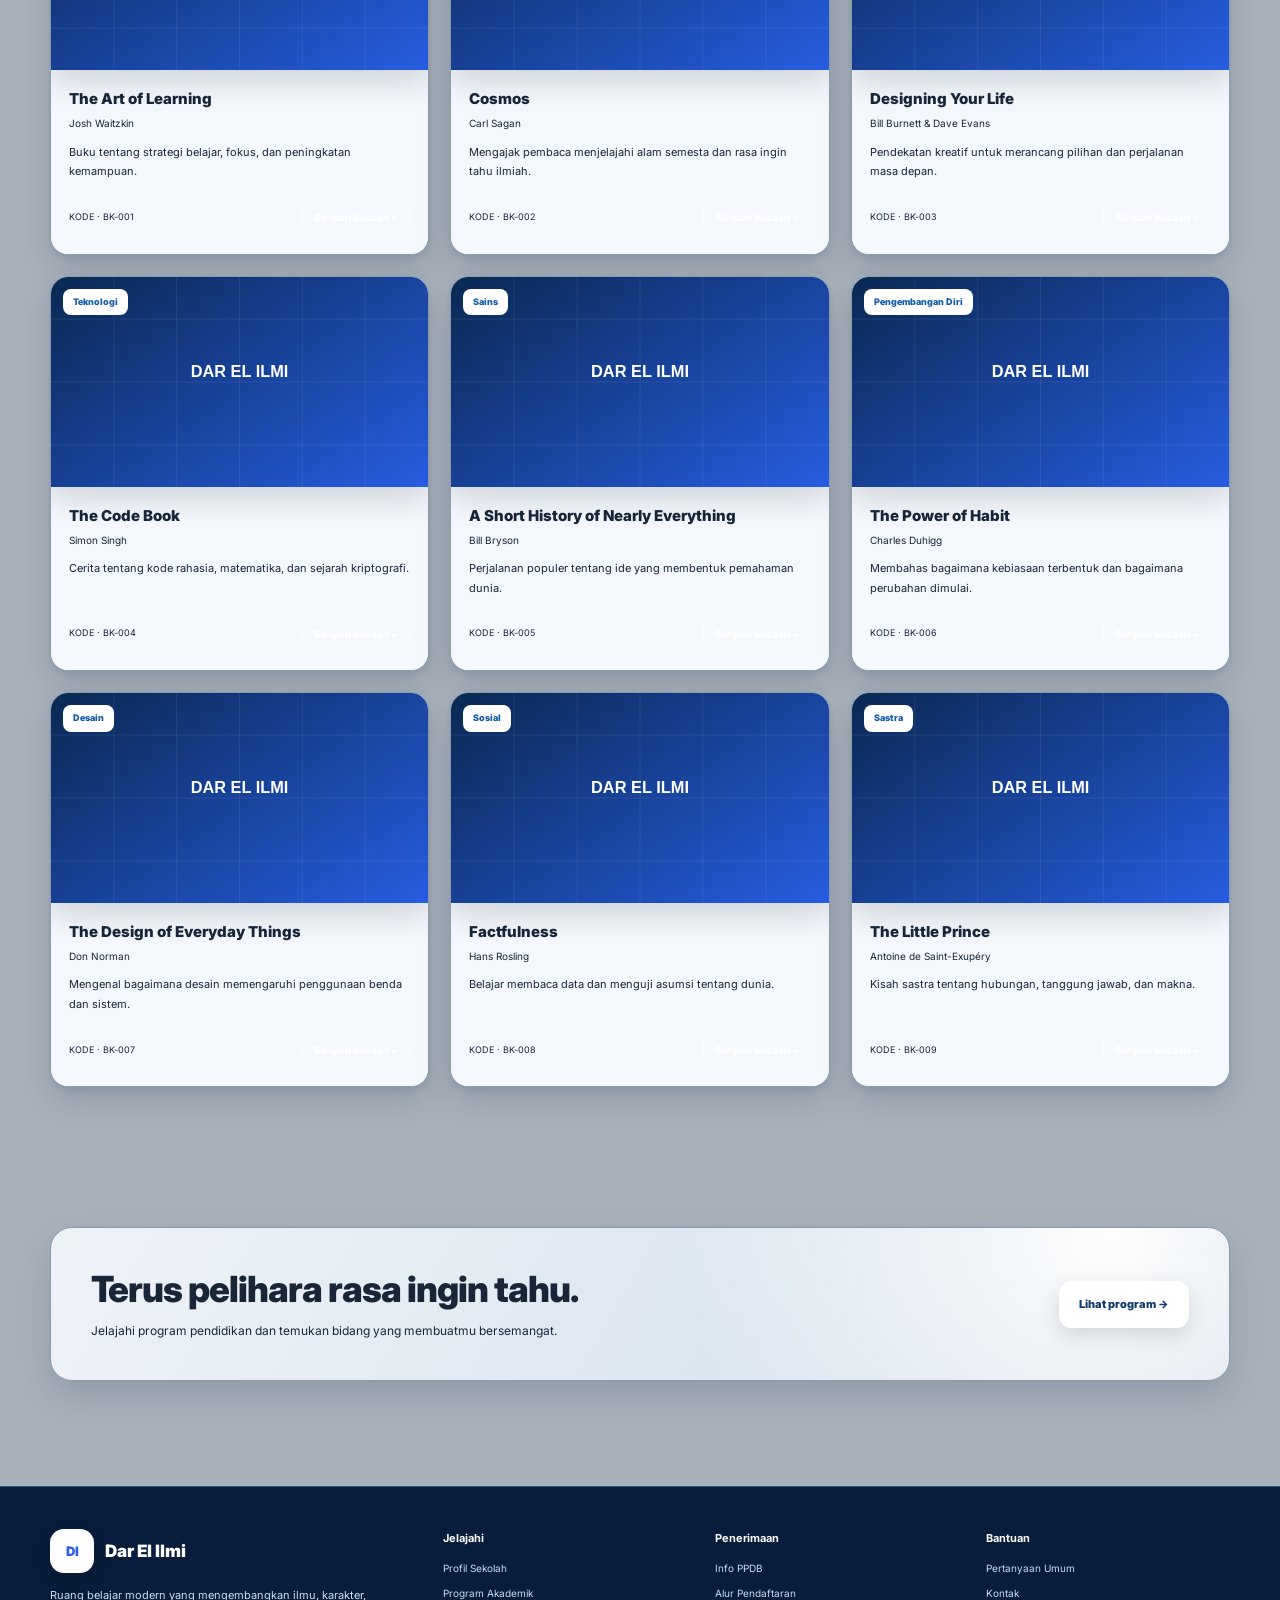
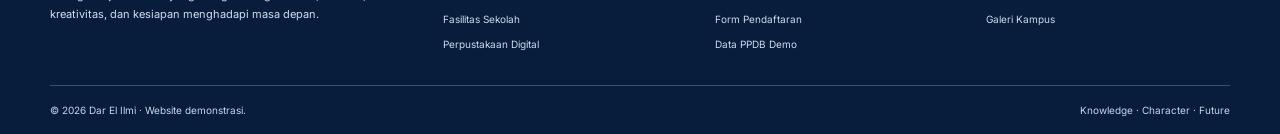
<file: perpustakaan.html>
<!DOCTYPE html>
<html lang="id">
<head>
  <meta charset="UTF-8">
  <meta name="viewport" content="width=device-width, initial-scale=1">
  <meta name="description" content="Katalog perpustakaan digital Dar El Ilmi.">
  <title>Perpustakaan Digital | Dar El Ilmi</title>
  <link rel="stylesheet" href="style.css">
  <script src="script.js" defer></script>
</head>

<body data-page="perpustakaan">
  <div class="site-loader" aria-hidden="true">
    <div class="loader-brand"><span class="loader-emblem">✦</span><span>Dar El Ilmi</span></div>
  </div>

  <a class="skip-link" href="#main">Lewati ke konten</a>
  <div id="site-header"></div>

  <main id="main" class="container page-main">

    <section class="page-banner reveal">
      <h1>Perpustakaan digital.</h1>
      <p>
        Jelajahi contoh bacaan seputar sains, teknologi, desain,
        sastra, dan pengembangan diri. Cari judul dan simpan bacaan
        favorit dalam daftar lokal.
      </p>
    </section>

    <section class="section">
      <div class="image-feature">
        <div class="image-frame reveal">
          <img
            data-parallax="0.025"
            src="https://images.unsplash.com/photo-1507842217343-583bb7270b66?auto=format&fit=crop&w=1200&q=85"
            alt="Interior perpustakaan dengan rak buku"
            loading="lazy"
          >
          <span class="image-tag">Read widely. Think deeply.</span>
        </div>

        <div class="feature-copy reveal delay-1">
          <span class="section-kicker">Library & research hub</span>
          <h2>Tempat gagasan baru dimulai.</h2>
          <p>
            Perpustakaan adalah ruang untuk menelusuri pertanyaan,
            membangun sudut pandang, dan menghubungkan ide lintas bidang.
          </p>

          <ul class="feature-list">
            <li><span class="feature-check">✓</span><span><b>Temukan</b> bacaan melalui pencarian dan kategori.</span></li>
            <li><span class="feature-check">✓</span><span><b>Simpan</b> buku yang ingin dibaca di perangkat ini.</span></li>
            <li><span class="feature-check">✓</span><span><b>Jelajahi</b> sains, teknologi, desain, dan sastra.</span></li>
          </ul>

          <div class="notice">
            Katalog dan penyimpanan bacaan hanya untuk demonstrasi.
          </div>
        </div>
      </div>
    </section>

    <section class="section">
      <div class="section-heading reveal">
        <span class="section-kicker">Explore the collection</span>
        <h2>Katalog bacaan pilihan.</h2>
        <p>Cari berdasarkan judul atau penulis, lalu filter kategori.</p>
      </div>

      <div class="library-toolbar reveal">
        <label class="search-box">
          <span class="search-symbol">⌕</span>
          <input
            id="librarySearch"
            type="search"
            placeholder="Cari buku, penulis, atau topik..."
            aria-label="Cari buku"
          >
        </label>

        <span class="pill">
          Tersimpan:
          <strong id="savedBookCount" style="margin-left:4px">0</strong>
        </span>
      </div>

      <div class="filter-group" style="margin-bottom:22px">
        <button class="filter-btn active" type="button" data-book-filter="all">Semua</button>
        <button class="filter-btn" type="button" data-book-filter="Sains">Sains</button>
        <button class="filter-btn" type="button" data-book-filter="Teknologi">Teknologi</button>
        <button class="filter-btn" type="button" data-book-filter="Kreativitas">Kreativitas</button>
        <button class="filter-btn" type="button" data-book-filter="Sastra">Sastra</button>
        <button class="filter-btn" type="button" data-book-filter="Pengembangan Diri">Pengembangan Diri</button>
        <button class="filter-btn" type="button" data-book-filter="Belajar & Pengembangan">Belajar</button>
        <button class="filter-btn" type="button" data-book-filter="Desain">Desain</button>
        <button class="filter-btn" type="button" data-book-filter="Sosial">Sosial</button>
      </div>

      <div class="book-grid" id="bookGrid">

        <article class="book-card reveal" data-category="Belajar & Pengembangan" data-title="the art of learning">
          <div class="book-cover">
            <img src="https://images.unsplash.com/photo-1544947950-fa07a98d237f?auto=format&fit=crop&w=800&q=82" alt="Buku tentang proses belajar" loading="lazy">
            <span class="book-type">Belajar & Pengembangan</span>
          </div>
          <div class="book-content">
            <h3>The Art of Learning</h3>
            <div class="book-author">Josh Waitzkin</div>
            <p>Buku tentang strategi belajar, fokus, dan peningkatan kemampuan.</p>
            <div class="book-bottom">
              <span class="book-code">KODE · BK-001</span>
              <button class="btn btn-outline" type="button" data-save-book="BK-001">Simpan bacaan +</button>
            </div>
          </div>
        </article>

        <article class="book-card reveal" data-category="Sains" data-title="cosmos">
          <div class="book-cover">
            <img src="https://images.unsplash.com/photo-1532012197267-da84d127e765?auto=format&fit=crop&w=800&q=82" alt="Buku dan pengetahuan sains" loading="lazy">
            <span class="book-type">Sains</span>
          </div>
          <div class="book-content">
            <h3>Cosmos</h3>
            <div class="book-author">Carl Sagan</div>
            <p>Mengajak pembaca menjelajahi alam semesta dan rasa ingin tahu ilmiah.</p>
            <div class="book-bottom">
              <span class="book-code">KODE · BK-002</span>
              <button class="btn btn-outline" type="button" data-save-book="BK-002">Simpan bacaan +</button>
            </div>
          </div>
        </article>

        <article class="book-card reveal" data-category="Kreativitas" data-title="designing your life">
          <div class="book-cover">
            <img src="https://images.unsplash.com/photo-1516979187457-637abb4f9353?auto=format&fit=crop&w=800&q=82" alt="Buku dan perlengkapan membaca" loading="lazy">
            <span class="book-type">Kreativitas</span>
          </div>
          <div class="book-content">
            <h3>Designing Your Life</h3>
            <div class="book-author">Bill Burnett & Dave Evans</div>
            <p>Pendekatan kreatif untuk merancang pilihan dan perjalanan masa depan.</p>
            <div class="book-bottom">
              <span class="book-code">KODE · BK-003</span>
              <button class="btn btn-outline" type="button" data-save-book="BK-003">Simpan bacaan +</button>
            </div>
          </div>
        </article>

        <article class="book-card reveal" data-category="Teknologi" data-title="the code book">
          <div class="book-cover">
            <img src="https://images.unsplash.com/photo-1515879218367-8466d910aaa4?auto=format&fit=crop&w=800&q=82" alt="Laptop dengan kode pemrograman" loading="lazy">
            <span class="book-type">Teknologi</span>
          </div>
          <div class="book-content">
            <h3>The Code Book</h3>
            <div class="book-author">Simon Singh</div>
            <p>Cerita tentang kode rahasia, matematika, dan sejarah kriptografi.</p>
            <div class="book-bottom">
              <span class="book-code">KODE · BK-004</span>
              <button class="btn btn-outline" type="button" data-save-book="BK-004">Simpan bacaan +</button>
            </div>
          </div>
        </article>

        <article class="book-card reveal" data-category="Sains" data-title="a short history of nearly everything">
          <div class="book-cover">
            <img src="https://images.unsplash.com/photo-1512820790803-83ca734da794?auto=format&fit=crop&w=800&q=82" alt="Tumpukan buku untuk dibaca" loading="lazy">
            <span class="book-type">Sains</span>
          </div>
          <div class="book-content">
            <h3>A Short History of Nearly Everything</h3>
            <div class="book-author">Bill Bryson</div>
            <p>Perjalanan populer tentang ide yang membentuk pemahaman dunia.</p>
            <div class="book-bottom">
              <span class="book-code">KODE · BK-005</span>
              <button class="btn btn-outline" type="button" data-save-book="BK-005">Simpan bacaan +</button>
            </div>
          </div>
        </article>

        <article class="book-card reveal" data-category="Pengembangan Diri" data-title="the power of habit">
          <div class="book-cover">
            <img src="https://images.unsplash.com/photo-1543002588-bfa74002ed7e?auto=format&fit=crop&w=800&q=82" alt="Buku sebagai sumber pengembangan diri" loading="lazy">
            <span class="book-type">Pengembangan Diri</span>
          </div>
          <div class="book-content">
            <h3>The Power of Habit</h3>
            <div class="book-author">Charles Duhigg</div>
            <p>Membahas bagaimana kebiasaan terbentuk dan bagaimana perubahan dimulai.</p>
            <div class="book-bottom">
              <span class="book-code">KODE · BK-006</span>
              <button class="btn btn-outline" type="button" data-save-book="BK-006">Simpan bacaan +</button>
            </div>
          </div>
        </article>

        <article class="book-card reveal" data-category="Desain" data-title="the design of everyday things">
          <div class="book-cover">
            <img src="https://images.unsplash.com/photo-1495446815901-a7297e633e8d?auto=format&fit=crop&w=800&q=82" alt="Rak buku dan bahan bacaan" loading="lazy">
            <span class="book-type">Desain</span>
          </div>
          <div class="book-content">
            <h3>The Design of Everyday Things</h3>
            <div class="book-author">Don Norman</div>
            <p>Mengenal bagaimana desain memengaruhi penggunaan benda dan sistem.</p>
            <div class="book-bottom">
              <span class="book-code">KODE · BK-007</span>
              <button class="btn btn-outline" type="button" data-save-book="BK-007">Simpan bacaan +</button>
            </div>
          </div>
        </article>

        <article class="book-card reveal" data-category="Sosial" data-title="factfulness">
          <div class="book-cover">
            <img src="https://images.unsplash.com/photo-1535905557558-afc4877a26fc?auto=format&fit=crop&w=800&q=82" alt="Buku untuk mempelajari data dan masyarakat" loading="lazy">
            <span class="book-type">Sosial</span>
          </div>
          <div class="book-content">
            <h3>Factfulness</h3>
            <div class="book-author">Hans Rosling</div>
            <p>Belajar membaca data dan menguji asumsi tentang dunia.</p>
            <div class="book-bottom">
              <span class="book-code">KODE · BK-008</span>
              <button class="btn btn-outline" type="button" data-save-book="BK-008">Simpan bacaan +</button>
            </div>
          </div>
        </article>

        <article class="book-card reveal" data-category="Sastra" data-title="the little prince">
          <div class="book-cover">
            <img src="https://images.unsplash.com/photo-1519682337058-a94d519337bc?auto=format&fit=crop&w=800&q=82" alt="Buku bacaan sastra" loading="lazy">
            <span class="book-type">Sastra</span>
          </div>
          <div class="book-content">
            <h3>The Little Prince</h3>
            <div class="book-author">Antoine de Saint-Exupéry</div>
            <p>Kisah sastra tentang hubungan, tanggung jawab, dan makna.</p>
            <div class="book-bottom">
              <span class="book-code">KODE · BK-009</span>
              <button class="btn btn-outline" type="button" data-save-book="BK-009">Simpan bacaan +</button>
            </div>
          </div>
        </article>

        <div id="libraryEmpty" class="empty-state" hidden>
          Tidak ada buku yang cocok. Coba kata kunci atau kategori lain.
        </div>
      </div>
    </section>

    <section class="section">
      <div class="cta reveal">
        <div>
          <h2>Terus pelihara rasa ingin tahu.</h2>
          <p>Jelajahi program pendidikan dan temukan bidang yang membuatmu bersemangat.</p>
        </div>
        <a class="btn btn-primary" href="program.html">Lihat program →</a>
      </div>
    </section>

  </main>

  <div id="site-footer"></div>
</body>
</html>
</file>
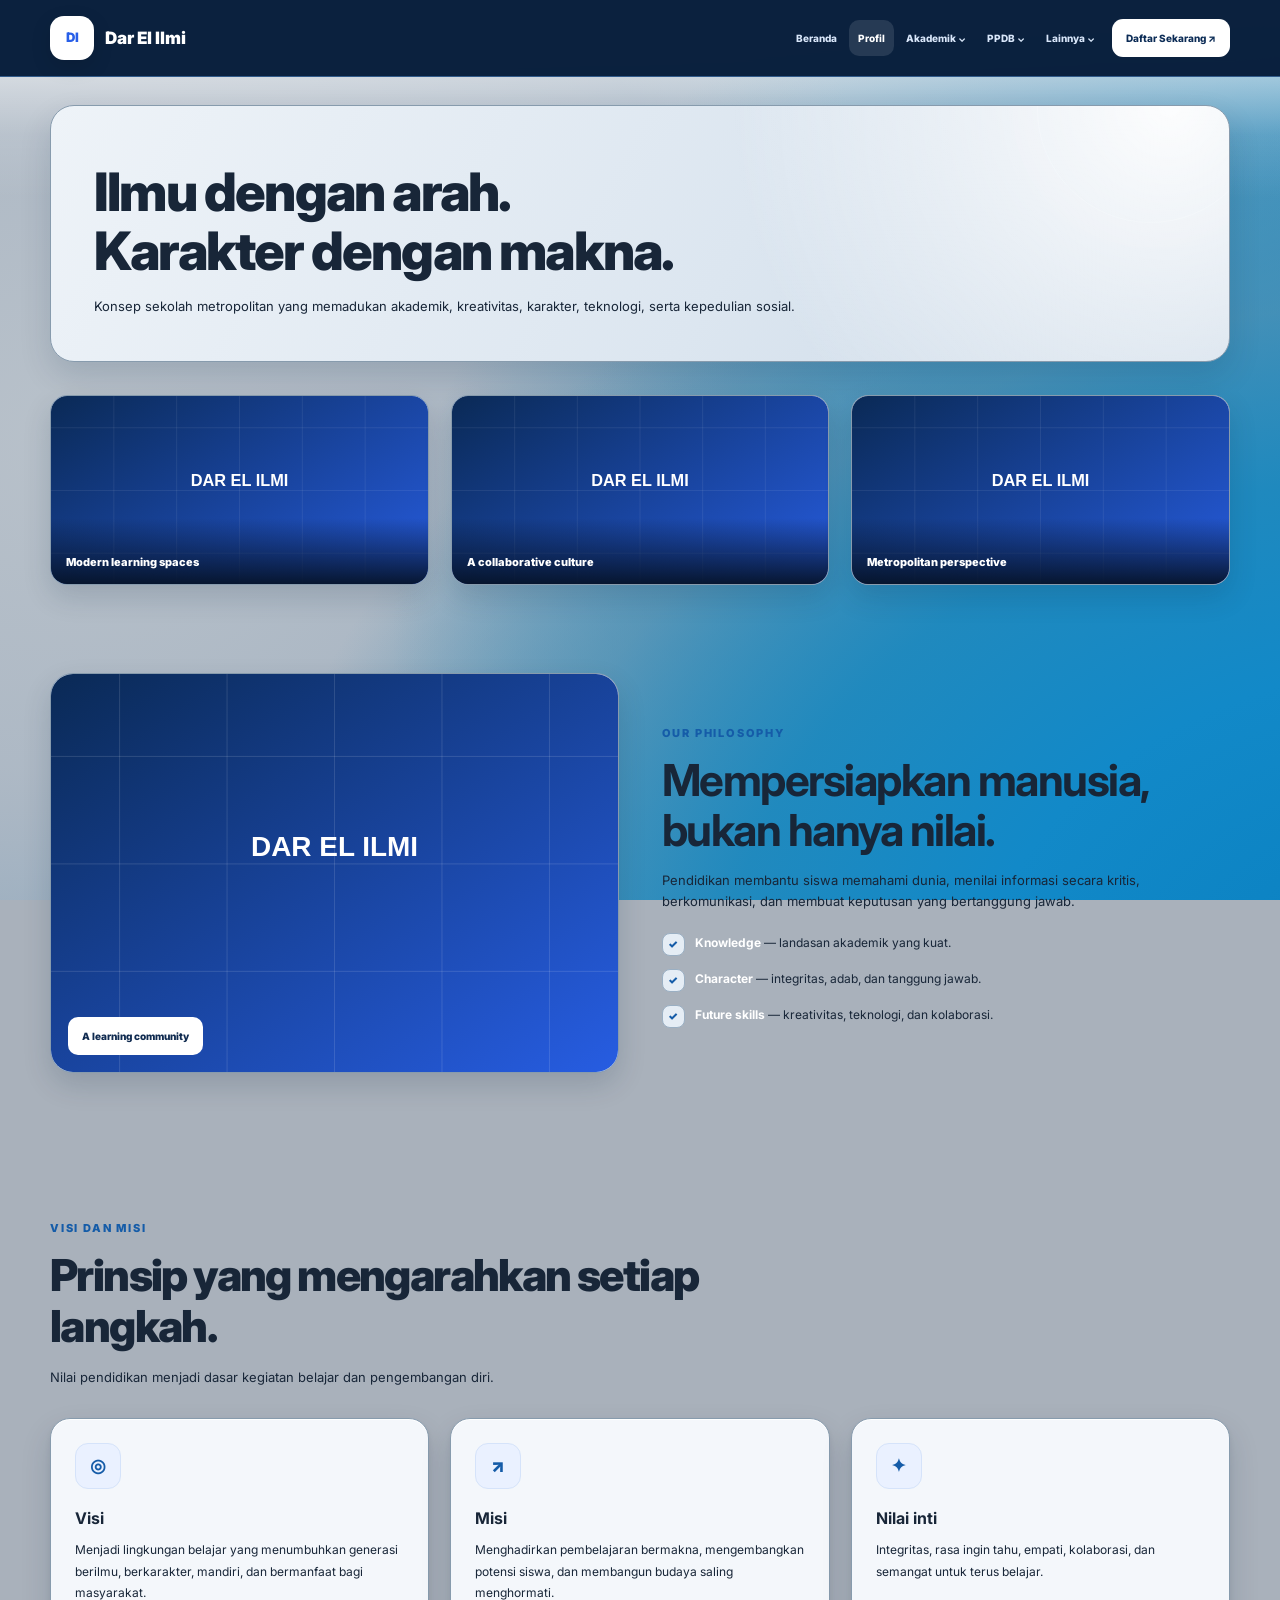
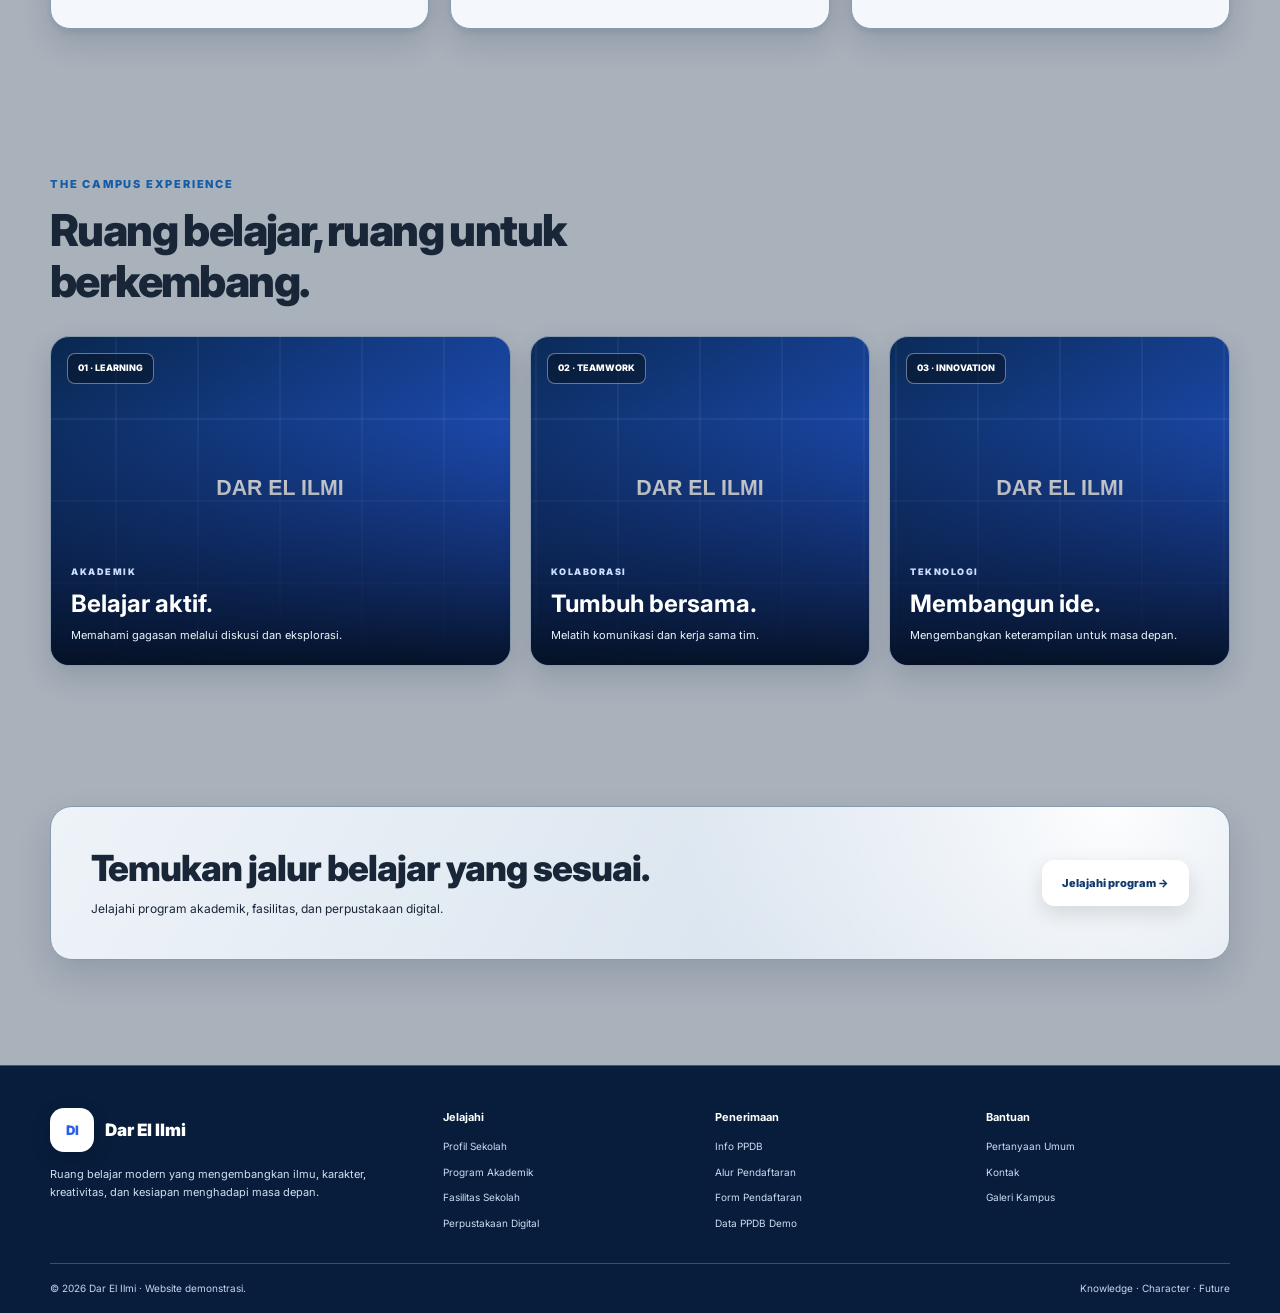
<file: profil.html>
<!DOCTYPE html>
<html lang="id">
<head>
  <meta charset="UTF-8">
  <meta name="viewport" content="width=device-width, initial-scale=1">
  <meta name="description" content="Profil Dar El Ilmi, visi, misi, dan nilai pendidikan.">
  <meta name="theme-color" content="#10233f">
  <title>Profil Sekolah | Dar El Ilmi</title>
  <link rel="stylesheet" href="style.css">
  <script src="script.js" defer></script>
</head>

<body data-page="profil">
  <div class="site-loader" aria-hidden="true">
    <div class="loader-brand"><span class="loader-emblem">✦</span><span>Dar El Ilmi</span></div>
  </div>

  <a class="skip-link" href="#main">Lewati ke konten</a>
  <div id="site-header"></div>

  <main id="main" class="container page-main">

    <section class="page-banner reveal">
      <h1>Ilmu dengan arah.<br>Karakter dengan makna.</h1>
      <p>
        Konsep sekolah metropolitan yang memadukan akademik,
        kreativitas, karakter, teknologi, serta kepedulian sosial.
      </p>
    </section>

    <section class="section">
      <div class="image-feature">
        <div class="image-frame reveal">
          <img
            data-parallax="0.02"
            src="https://images.unsplash.com/photo-1562774053-701939374585?auto=format&fit=crop&w=1200&q=85"
            alt="Bangunan pendidikan modern"
            loading="lazy"
          >
          <span class="image-tag">A learning community</span>
        </div>

        <div class="feature-copy reveal delay-1">
          <span class="section-kicker">Our philosophy</span>
          <h2>Mempersiapkan manusia, bukan hanya nilai.</h2>
          <p>
            Pendidikan membantu siswa memahami dunia, menilai informasi
            secara kritis, berkomunikasi, dan membuat keputusan yang
            bertanggung jawab.
          </p>

          <ul class="feature-list">
            <li><span class="feature-check">✓</span><span><b>Knowledge</b> — landasan akademik yang kuat.</span></li>
            <li><span class="feature-check">✓</span><span><b>Character</b> — integritas, adab, dan tanggung jawab.</span></li>
            <li><span class="feature-check">✓</span><span><b>Future skills</b> — kreativitas, teknologi, dan kolaborasi.</span></li>
          </ul>
        </div>
      </div>
    </section>

    <section class="section">
      <div class="section-heading reveal">
        <span class="section-kicker">Visi dan misi</span>
        <h2>Prinsip yang mengarahkan setiap langkah.</h2>
        <p>Nilai pendidikan menjadi dasar kegiatan belajar dan pengembangan diri.</p>
      </div>

      <div class="card-grid">
        <article class="card reveal">
          <div class="card-icon">◎</div>
          <h3>Visi</h3>
          <p>
            Menjadi lingkungan belajar yang menumbuhkan generasi berilmu,
            berkarakter, mandiri, dan bermanfaat bagi masyarakat.
          </p>
        </article>

        <article class="card reveal delay-1">
          <div class="card-icon">↗</div>
          <h3>Misi</h3>
          <p>
            Menghadirkan pembelajaran bermakna, mengembangkan potensi siswa,
            dan membangun budaya saling menghormati.
          </p>
        </article>

        <article class="card reveal delay-2">
          <div class="card-icon">✦</div>
          <h3>Nilai inti</h3>
          <p>
            Integritas, rasa ingin tahu, empati, kolaborasi,
            dan semangat untuk terus belajar.
          </p>
        </article>
      </div>
    </section>

    <section class="section">
      <div class="section-heading reveal">
        <span class="section-kicker">The campus experience</span>
        <h2>Ruang belajar, ruang untuk berkembang.</h2>
      </div>

      <div class="scene-grid">
        <article class="scene-card zoom-reveal">
          <img src="https://images.unsplash.com/photo-1509062522246-3755977927d7?auto=format&fit=crop&w=900&q=85" alt="Ilustrasi kegiatan belajar di kelas" loading="lazy">
          <span class="scene-num">01 · LEARNING</span>
          <div class="scene-copy"><small>Akademik</small><h3>Belajar aktif.</h3><p>Memahami gagasan melalui diskusi dan eksplorasi.</p></div>
        </article>

        <article class="scene-card zoom-reveal">
          <img src="https://images.unsplash.com/photo-1531482615713-2afd69097998?auto=format&fit=crop&w=900&q=85" alt="Ilustrasi kolaborasi kelompok" loading="lazy">
          <span class="scene-num">02 · TEAMWORK</span>
          <div class="scene-copy"><small>Kolaborasi</small><h3>Tumbuh bersama.</h3><p>Melatih komunikasi dan kerja sama tim.</p></div>
        </article>

        <article class="scene-card zoom-reveal">
          <img src="https://images.unsplash.com/photo-1515879218367-8466d910aaa4?auto=format&fit=crop&w=900&q=85" alt="Ilustrasi kegiatan pemrograman" loading="lazy">
          <span class="scene-num">03 · INNOVATION</span>
          <div class="scene-copy"><small>Teknologi</small><h3>Membangun ide.</h3><p>Mengembangkan keterampilan untuk masa depan.</p></div>
        </article>
      </div>
    </section>

    <section class="section">
      <div class="cta reveal">
        <div>
          <h2>Temukan jalur belajar yang sesuai.</h2>
          <p>Jelajahi program akademik, fasilitas, dan perpustakaan digital.</p>
        </div>
        <a class="btn btn-primary" href="program.html">Jelajahi program →</a>
      </div>
    </section>

  </main>

  <div id="site-footer"></div>
</body>
</html>
</file>
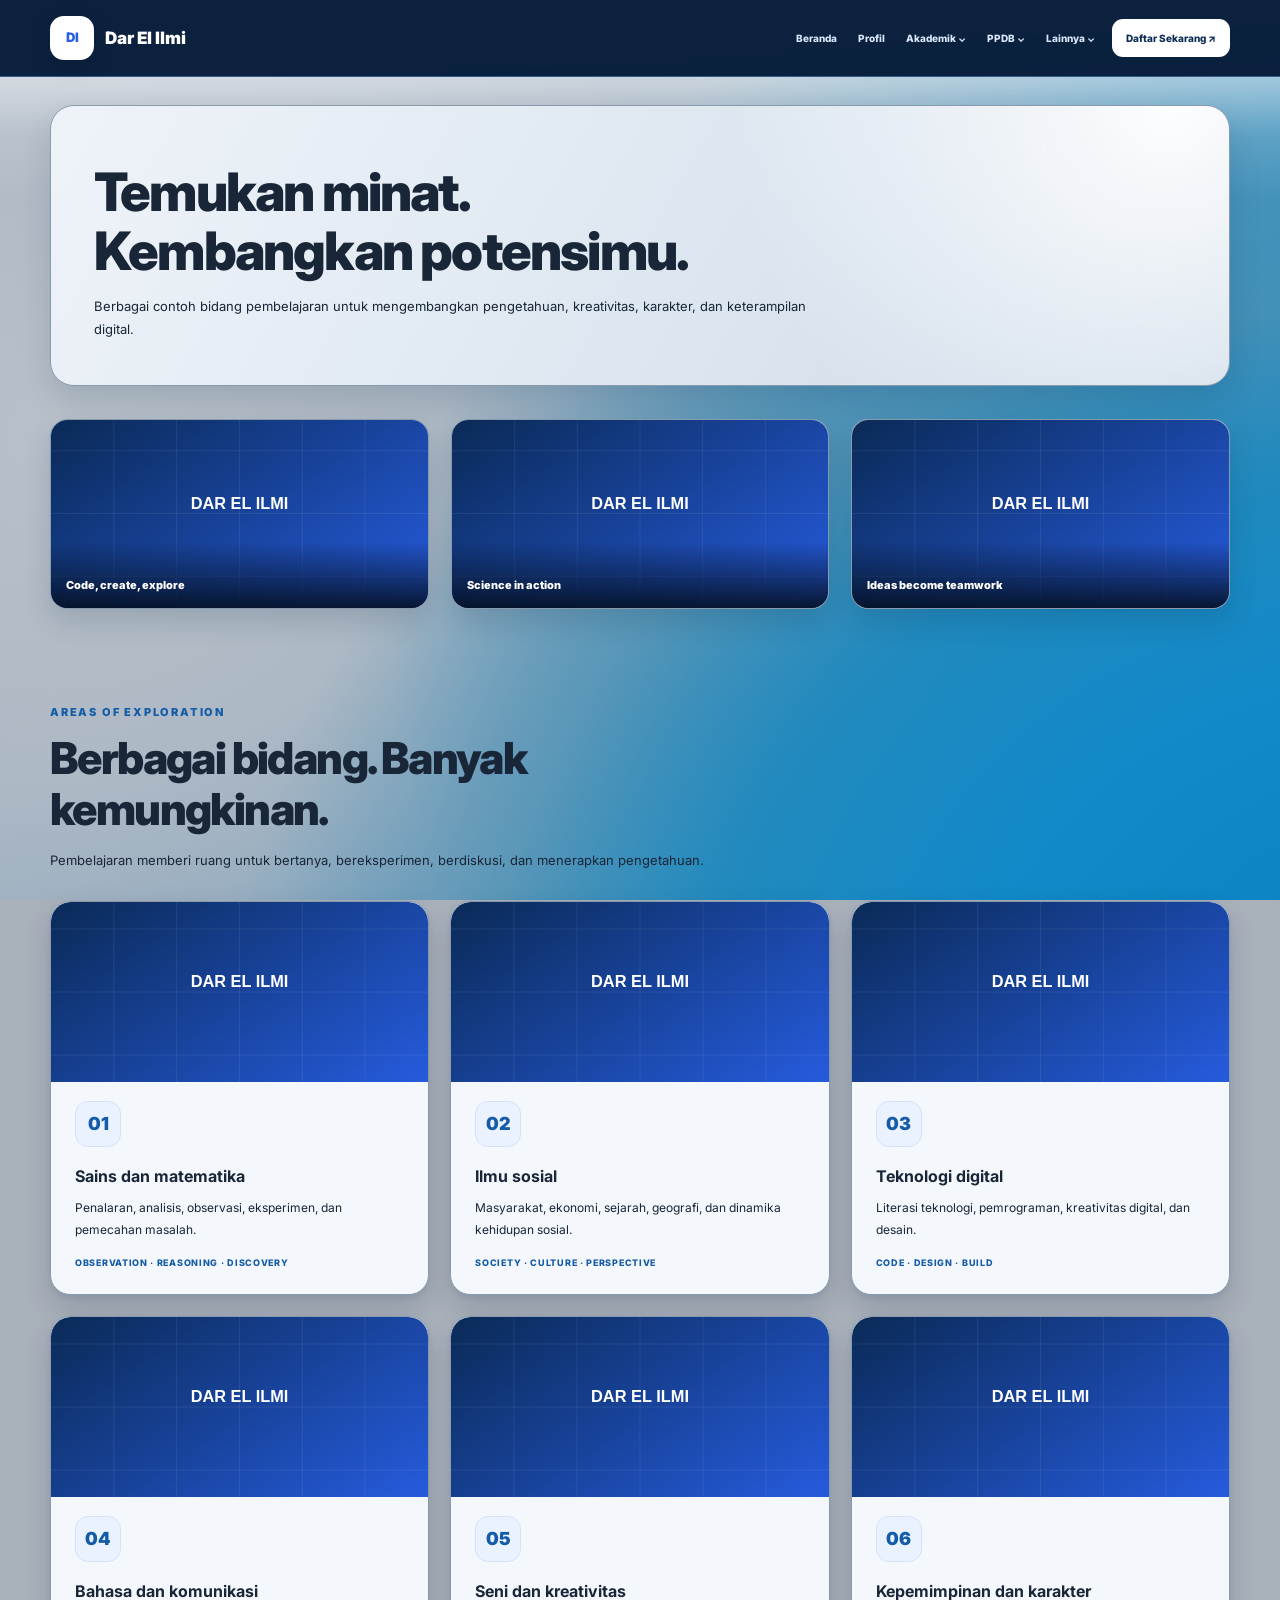
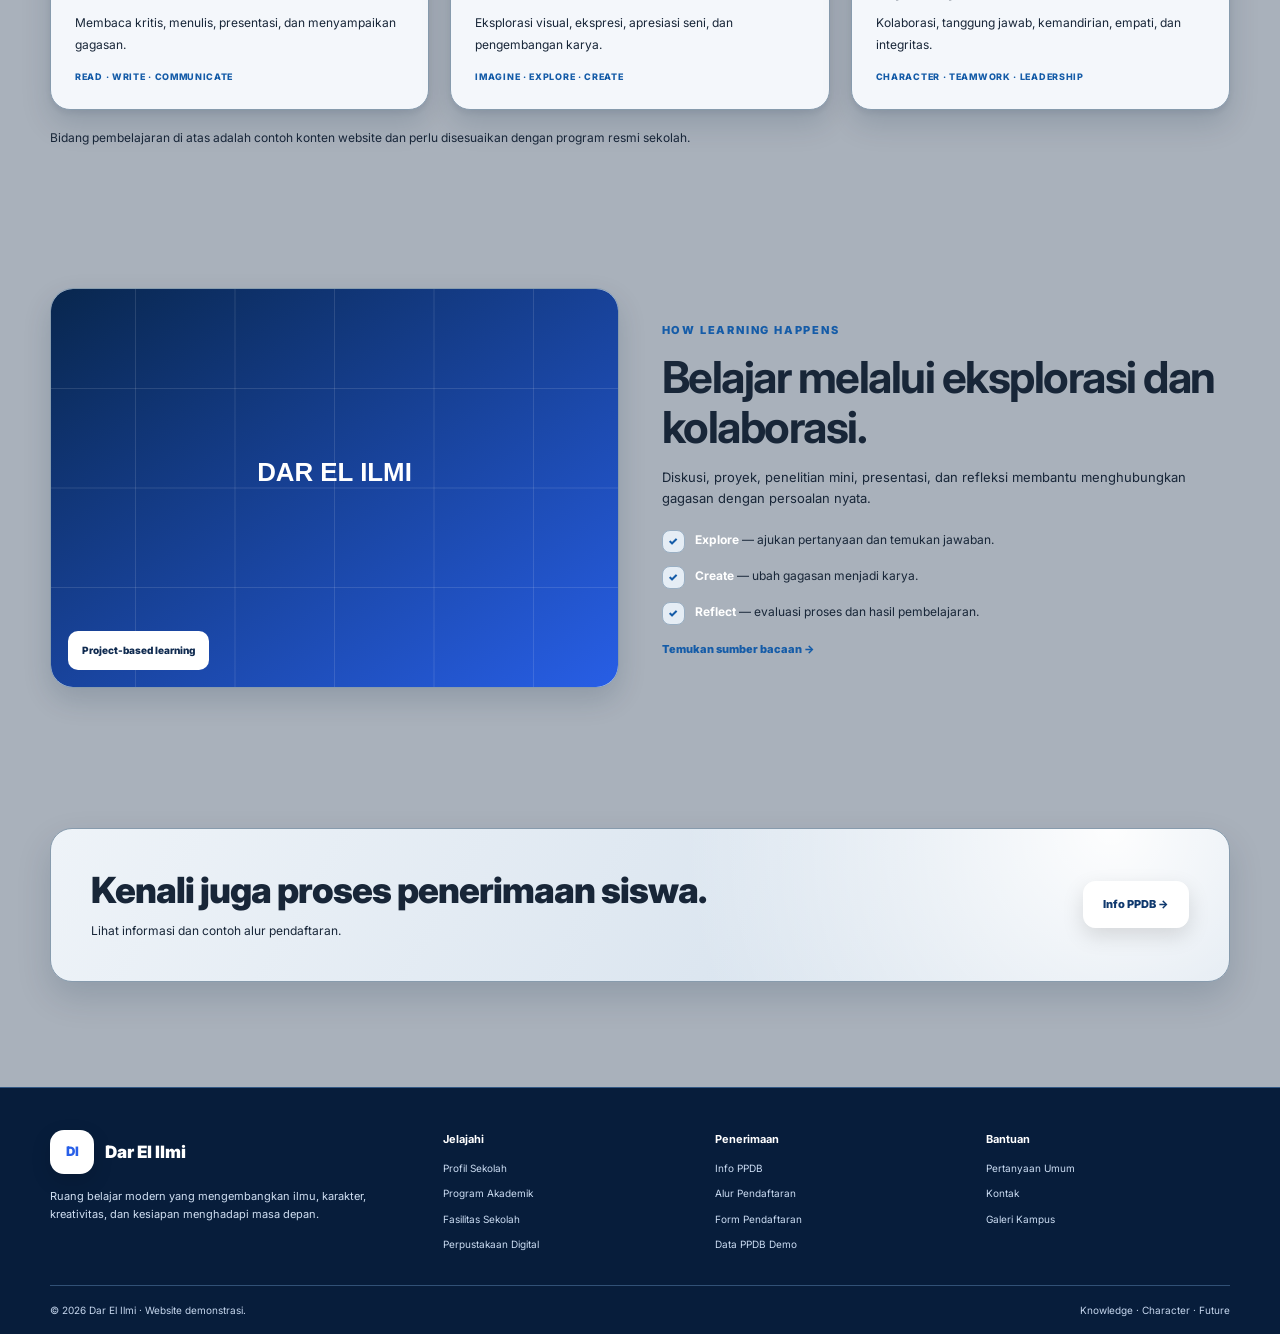
<file: program.html>
<!DOCTYPE html>
<html lang="id">
<head>
  <meta charset="UTF-8">
  <meta name="viewport" content="width=device-width, initial-scale=1">
  <meta name="description" content="Program pembelajaran Dar El Ilmi.">
  <meta name="theme-color" content="#10233f">
  <title>Program Akademik | Dar El Ilmi</title>
  <link rel="stylesheet" href="style.css">
  <script src="script.js" defer></script>
</head>

<body data-page="program">
  <div class="site-loader" aria-hidden="true">
    <div class="loader-brand"><span class="loader-emblem">✦</span><span>Dar El Ilmi</span></div>
  </div>

  <a class="skip-link" href="#main">Lewati ke konten</a>
  <div id="site-header"></div>

  <main id="main" class="container page-main">

    <section class="page-banner reveal">
      <h1>Temukan minat.<br>Kembangkan potensimu.</h1>
      <p>
        Berbagai contoh bidang pembelajaran untuk mengembangkan
        pengetahuan, kreativitas, karakter, dan keterampilan digital.
      </p>
    </section>

    <section class="section">
      <div class="section-heading reveal">
        <span class="section-kicker">Areas of exploration</span>
        <h2>Berbagai bidang. Banyak kemungkinan.</h2>
        <p>
          Pembelajaran memberi ruang untuk bertanya, bereksperimen,
          berdiskusi, dan menerapkan pengetahuan.
        </p>
      </div>

      <div class="card-grid">
        <article class="card reveal">
          <img class="card-image" src="https://images.unsplash.com/photo-1532094349884-543bc11b234d?auto=format&fit=crop&w=900&q=85" alt="Ilustrasi kegiatan sains" loading="lazy">
          <div class="card-icon">01</div>
          <h3>Sains dan matematika</h3>
          <p>Penalaran, analisis, observasi, eksperimen, dan pemecahan masalah.</p>
          <div class="meta">OBSERVATION · REASONING · DISCOVERY</div>
        </article>

        <article class="card reveal delay-1">
          <img class="card-image" src="https://images.unsplash.com/photo-1524995997946-a1c2e315a42f?auto=format&fit=crop&w=900&q=85" alt="Ilustrasi buku dan bahan bacaan" loading="lazy">
          <div class="card-icon">02</div>
          <h3>Ilmu sosial</h3>
          <p>Masyarakat, ekonomi, sejarah, geografi, dan dinamika kehidupan sosial.</p>
          <div class="meta">SOCIETY · CULTURE · PERSPECTIVE</div>
        </article>

        <article class="card reveal delay-2">
          <img class="card-image" src="https://images.unsplash.com/photo-1515879218367-8466d910aaa4?auto=format&fit=crop&w=900&q=85" alt="Laptop dengan kode pemrograman" loading="lazy">
          <div class="card-icon">03</div>
          <h3>Teknologi digital</h3>
          <p>Literasi teknologi, pemrograman, kreativitas digital, dan desain.</p>
          <div class="meta">CODE · DESIGN · BUILD</div>
        </article>

        <article class="card reveal">
          <img class="card-image" src="https://images.unsplash.com/photo-1455390582262-044cdead277a?auto=format&fit=crop&w=900&q=85" alt="Buku catatan dan alat tulis" loading="lazy">
          <div class="card-icon">04</div>
          <h3>Bahasa dan komunikasi</h3>
          <p>Membaca kritis, menulis, presentasi, dan menyampaikan gagasan.</p>
          <div class="meta">READ · WRITE · COMMUNICATE</div>
        </article>

        <article class="card reveal delay-1">
          <img class="card-image" src="https://images.unsplash.com/photo-1513364776144-60967b0f800f?auto=format&fit=crop&w=900&q=85" alt="Peralatan untuk berkarya seni" loading="lazy">
          <div class="card-icon">05</div>
          <h3>Seni dan kreativitas</h3>
          <p>Eksplorasi visual, ekspresi, apresiasi seni, dan pengembangan karya.</p>
          <div class="meta">IMAGINE · EXPLORE · CREATE</div>
        </article>

        <article class="card reveal delay-2">
          <img class="card-image" src="https://images.unsplash.com/photo-1521737711867-e3b97375f902?auto=format&fit=crop&w=900&q=85" alt="Sekelompok orang berkolaborasi" loading="lazy">
          <div class="card-icon">06</div>
          <h3>Kepemimpinan dan karakter</h3>
          <p>Kolaborasi, tanggung jawab, kemandirian, empati, dan integritas.</p>
          <div class="meta">CHARACTER · TEAMWORK · LEADERSHIP</div>
        </article>
      </div>

      <p class="muted small" style="margin-top:18px">
        Bidang pembelajaran di atas adalah contoh konten website dan perlu
        disesuaikan dengan program resmi sekolah.
      </p>
    </section>

    <section class="section">
      <div class="image-feature">
        <div class="image-frame reveal">
          <img
            src="https://images.unsplash.com/photo-1531482615713-2afd69097998?auto=format&fit=crop&w=1100&q=85"
            alt="Ilustrasi siswa dan pendidik berkolaborasi"
            loading="lazy"
          >
          <span class="image-tag">Project-based learning</span>
        </div>

        <div class="feature-copy reveal delay-1">
          <span class="section-kicker">How learning happens</span>
          <h2>Belajar melalui eksplorasi dan kolaborasi.</h2>
          <p>
            Diskusi, proyek, penelitian mini, presentasi, dan refleksi
            membantu menghubungkan gagasan dengan persoalan nyata.
          </p>

          <ul class="feature-list">
            <li><span class="feature-check">✓</span><span><b>Explore</b> — ajukan pertanyaan dan temukan jawaban.</span></li>
            <li><span class="feature-check">✓</span><span><b>Create</b> — ubah gagasan menjadi karya.</span></li>
            <li><span class="feature-check">✓</span><span><b>Reflect</b> — evaluasi proses dan hasil pembelajaran.</span></li>
          </ul>

          <a class="text-link" href="perpustakaan.html">Temukan sumber bacaan →</a>
        </div>
      </div>
    </section>

    <section class="section">
      <div class="cta reveal">
        <div>
          <h2>Kenali juga proses penerimaan siswa.</h2>
          <p>Lihat informasi dan contoh alur pendaftaran.</p>
        </div>
        <a class="btn btn-primary" href="info.html">Info PPDB →</a>
      </div>
    </section>

  </main>

  <div id="site-footer"></div>
</body>
</html>
</file>
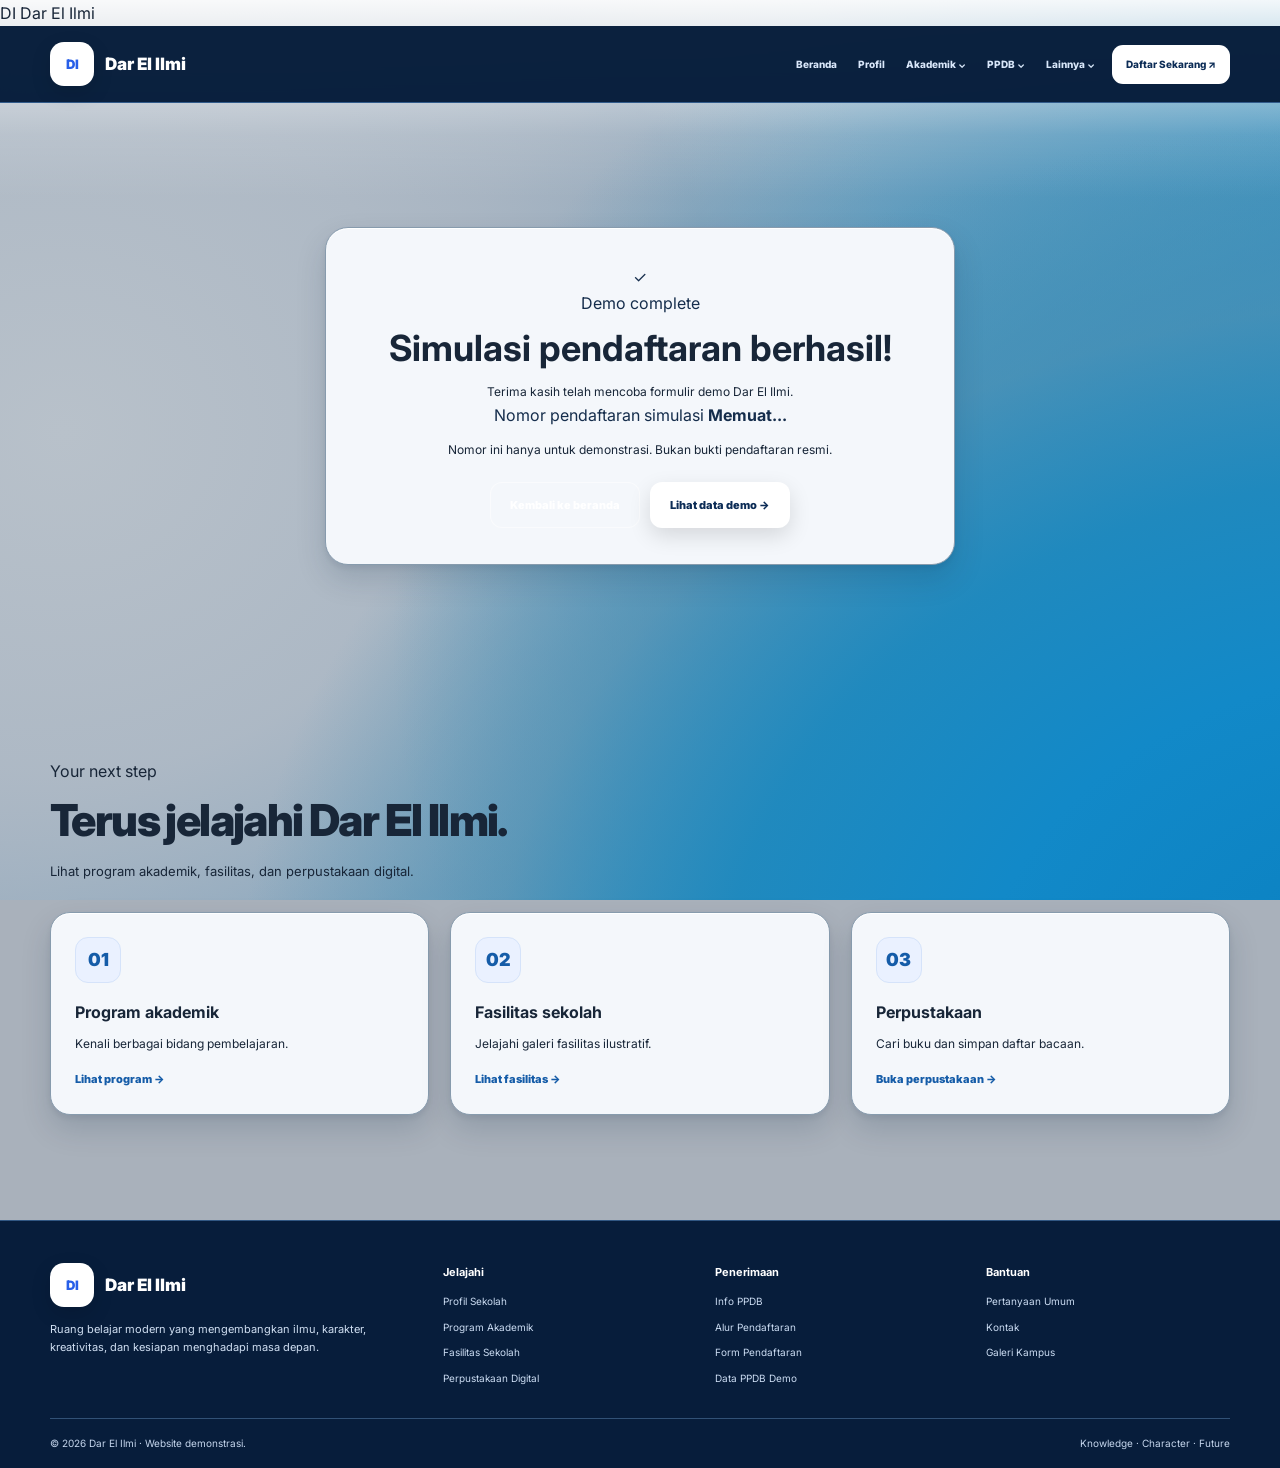
<file: sukses.html>
<!DOCTYPE html>
<html lang="id" data-theme="light">
<head>
<meta charset="UTF-8">
<meta name="viewport" content="width=device-width, initial-scale=1">
<title>Konfirmasi Pendaftaran | Dar El Ilmi</title>
<link rel="stylesheet" href="style.css">
<script src="script.js" defer></script>
</head>
<body data-page="sukses">
<a class="skip-link" href="#main">Lewati ke konten</a>
<div class="page-veil" id="pageVeil"><div class="veil-logo"><span class="veil-emblem">DI</span> Dar El Ilmi</div></div>
<div class="toast-stack" id="toastStack" aria-live="polite"></div>
<div id="site-header"></div>

<main id="main" class="container">
    <section class="success-wrap">
        <div class="success-card reveal">
            <div class="success-symbol">✓</div>
            <span class="kicker">Demo complete</span>
            <h1 style="margin-top:10px">Simulasi pendaftaran berhasil!</h1>
            <p id="successMessage">Terima kasih telah mencoba formulir demo Dar El Ilmi.</p>

            <div class="receipt">
                <span>Nomor pendaftaran simulasi</span>
                <strong id="receiptCode">Memuat...</strong>
            </div>

            <p class="small muted">Nomor ini hanya untuk demonstrasi. Bukan bukti pendaftaran resmi.</p>

            <div class="success-actions">
                <a class="btn btn-outline" href="index.html">Kembali ke beranda</a>
                <a class="btn btn-primary" href="data-ppdb.html">Lihat data demo →</a>
            </div>
        </div>
    </section>

    <section class="section">
        <div class="section-heading center reveal">
            <span class="kicker">Your next step</span>
            <h2>Terus jelajahi Dar El Ilmi.</h2>
            <p>Lihat program akademik, fasilitas, dan perpustakaan digital.</p>
        </div>
        <div class="card-grid">
            <article class="card reveal"><div class="card-icon">01</div><h3>Program akademik</h3><p>Kenali berbagai bidang pembelajaran.</p><a href="program.html" class="text-link">Lihat program →</a></article>
            <article class="card reveal delay-1"><div class="card-icon">02</div><h3>Fasilitas sekolah</h3><p>Jelajahi galeri fasilitas ilustratif.</p><a href="fasilitas.html" class="text-link">Lihat fasilitas →</a></article>
            <article class="card reveal delay-2"><div class="card-icon">03</div><h3>Perpustakaan</h3><p>Cari buku dan simpan daftar bacaan.</p><a href="perpustakaan.html" class="text-link">Buka perpustakaan →</a></article>
        </div>
    </section>
</main>

<div id="site-footer"></div>
</body>
</html>
</file>
<file: style.css>
@import url('https://fonts.googleapis.com/css2?family=Inter:wght@400;500;600;700;800;900&display=swap');

/* =====================================================
   DAR EL ILMI
   SOFT SILVER - WHITE - BLUE
   GLOBAL BACKGROUND FOR ALL PAGES
===================================================== */

:root {
  color-scheme: light;

  --blue-950: #071d3b;
  --blue-900: #0c2c56;
  --blue-850: #10396e;
  --blue-800: #164987;
  --blue-700: #2059a8;
  --blue-600: #285fe8;
  --blue-500: #477cff;
  --blue-300: #a9c7ff;

  --white: #ffffff;
  --ink: #102b50;
  --muted: #637b98;
  --line: #d9e4f2;

  --max: 1180px;
  --radius: 20px;

  --shadow: 0 20px 45px rgba(5, 25, 55, .18);
  --shadow-small: 0 8px 24px rgba(5, 25, 55, .10);
}

/* =====================================================
   RESET
===================================================== */

* {
  box-sizing: border-box;
  margin: 0;
  padding: 0;
}

html {
  min-height: 100%;
  scroll-behavior: smooth;
  scroll-padding-top: 95px;
  background: #a9b1bb;
}

body {
  position: relative;
  isolation: isolate;
  min-height: 100vh;
  overflow-x: hidden;
  background: transparent;
  color: #ffffff;
  font-family: Inter, "Segoe UI", Arial, sans-serif;
  line-height: 1.65;
  -webkit-font-smoothing: antialiased;
}

/* =====================================================
   GLOBAL BACKGROUND
===================================================== */

body::before {
  content: "";
  position: fixed;
  inset: 0;
  z-index: -1;
  pointer-events: none;

  background:
    linear-gradient(
      180deg,
      rgba(255, 255, 255, .92) 0%,
      rgba(255, 255, 255, .55) 7%,
      rgba(255, 255, 255, .12) 15%,
      transparent 22%
    ),

    radial-gradient(
      ellipse 105% 112% at 112% 112%,
      #087fc0 0%,
      #1289c8 34%,
      rgba(31, 137, 190, .96) 53%,
      rgba(76, 145, 181, .62) 70%,
      transparent 89%
    ),

    radial-gradient(
      ellipse 85% 100% at 102% 72%,
      rgba(29, 132, 187, .92) 0%,
      rgba(60, 143, 185, .60) 50%,
      transparent 84%
    ),

    radial-gradient(
      ellipse 78% 100% at 5% 48%,
      #b8c1ca 0%,
      rgba(174, 185, 197, .96) 38%,
      rgba(147, 166, 185, .56) 68%,
      transparent 87%
    ),

    linear-gradient(
      135deg,
      #c0c8d0 0%,
      #adb9c5 31%,
      #7ca6c2 51%,
      #3994c3 73%,
      #087fc0 100%
    );

  background-repeat: no-repeat;
  background-position: center;
  background-size: cover;
}

/* =====================================================
   BASIC ELEMENTS
===================================================== */

img,
video {
  display: block;
  max-width: 100%;
}

img {
  background: #dce8f8;
}

a {
  color: inherit;
  text-decoration: none;
}

button,
input,
select,
textarea {
  font: inherit;
}

button {
  color: inherit;
}

[hidden] {
  display: none !important;
}

::selection {
  background: #c8dcff;
  color: #08264c;
}

.container {
  width: min(var(--max), calc(100% - 44px));
  margin-inline: auto;
}

.page-main {
  padding-top: 28px;
  background: transparent;
}

.section {
  padding: 70px 0;
  background: transparent;
}

.muted {
  color: #d1e1f7;
}

.small {
  font-size: 12px;
}

.section-heading {
  max-width: 720px;
  margin-bottom: 29px;
  color: #ffffff;
}

.section-kicker {
  color: #b7d0ff;
  font-size: 11px;
  font-weight: 850;
  letter-spacing: 1.8px;
  text-transform: uppercase;
}

.section-heading h2 {
  margin-top: 10px;
  color: #ffffff;
  font-size: clamp(29px, 4vw, 44px);
  font-weight: 850;
  letter-spacing: -1.6px;
  line-height: 1.16;
}

.section-heading p {
  margin-top: 13px;
  color: #d0e0f5;
  font-size: 13px;
  line-height: 1.85;
}

.skip-link {
  position: fixed;
  z-index: 9999;
  top: 10px;
  left: 10px;
  padding: 10px 14px;
  border-radius: 9px;
  background: #ffffff;
  color: var(--blue-950);
  transform: translateY(-150%);
}

.skip-link:focus {
  transform: translateY(0);
}

/* =====================================================
   LOADER
===================================================== */

.site-loader {
  position: fixed;
  inset: 0;
  z-index: 4000;
  display: grid;
  place-items: center;
  background: var(--blue-950);
  color: #ffffff;
  transition: opacity .45s ease, visibility .45s ease;
}

.site-loader.done {
  opacity: 0;
  visibility: hidden;
  pointer-events: none;
}

.loader-brand {
  display: flex;
  align-items: center;
  gap: 12px;
  color: #ffffff;
  font-size: 19px;
  font-weight: 850;
  animation: fadeUp .5s ease both;
}

.loader-emblem {
  display: grid;
  width: 45px;
  height: 45px;
  place-items: center;
  border-radius: 14px;
  background: #ffffff;
  color: var(--blue-900);
}

/* =====================================================
   HEADER
===================================================== */

.site-header {
  position: sticky;
  top: 0;
  z-index: 500;
  border-bottom: 1px solid #315b8b;
  background: rgba(7, 29, 59, .98);
  backdrop-filter: blur(18px);
  transition: box-shadow .25s ease;
}

.site-header.scrolled {
  box-shadow: 0 8px 27px rgba(0, 0, 0, .2);
}

.navbar {
  position: relative;
  display: flex;
  min-height: 76px;
  align-items: center;
  justify-content: space-between;
  gap: 16px;
}

.brand {
  display: flex;
  flex-shrink: 0;
  align-items: center;
  gap: 11px;
  color: #ffffff;
  font-size: 17px;
  font-weight: 900;
}

.brand-mark {
  display: grid;
  width: 44px;
  height: 44px;
  flex: 0 0 44px;
  place-items: center;
  border-radius: 14px;
  background: #ffffff;
  color: #285fe8;
  font-size: 13px;
  box-shadow: 0 7px 20px #00000020;
}

.brand-copy small {
  display: block;
  color: #c2d7f4;
  font-size: 8px;
  font-weight: 800;
  letter-spacing: 1.1px;
  text-transform: uppercase;
}

.nav-links {
  display: flex;
  align-items: center;
  gap: 3px;
}

.nav-links > a,
.nav-menu > summary {
  display: inline-flex;
  align-items: center;
  justify-content: center;
  padding: 10px 9px;
  border-radius: 10px;
  color: #d9e7fa;
  font-size: 10px;
  font-weight: 800;
  white-space: nowrap;
  cursor: pointer;
  transition: background .2s ease, color .2s ease;
}

.nav-links > a:hover,
.nav-links > a.active,
.nav-menu > summary:hover,
.nav-menu[open] > summary {
  background: #ffffff1d;
  color: #ffffff;
}

.nav-links > a.nav-cta {
  margin-left: 5px;
  padding: 11px 14px;
  border-radius: 11px;
  background: #ffffff;
  color: var(--blue-900);
}

.nav-links > a.nav-cta:hover {
  background: #dce9ff;
  color: var(--blue-950);
}

.nav-menu {
  position: relative;
}

.nav-menu > summary {
  list-style: none;
}

.nav-menu > summary::-webkit-details-marker {
  display: none;
}

.dropdown-menu {
  position: absolute;
  top: calc(100% + 9px);
  left: 0;
  z-index: 800;
  min-width: 220px;
  padding: 8px;
  border: 1px solid var(--line);
  border-radius: 14px;
  background: #ffffff;
  box-shadow: var(--shadow);
  animation: dropIn .2s ease both;
}

.dropdown-menu a {
  display: block;
  padding: 10px 12px;
  border-radius: 9px;
  color: #526d8c;
  font-size: 11px;
  font-weight: 750;
}

.dropdown-menu a:hover,
.dropdown-menu a.active {
  background: #f1f6ff;
  color: var(--blue-600);
}

.menu-toggle {
  display: none;
  width: 42px;
  height: 42px;
  place-items: center;
  border: 1px solid #ffffff55;
  border-radius: 11px;
  background: #ffffff15;
  color: #ffffff;
  cursor: pointer;
}

/* =====================================================
   BUTTONS
===================================================== */

.btn {
  position: relative;
  display: inline-flex;
  align-items: center;
  justify-content: center;
  gap: 9px;
  overflow: hidden;
  padding: 13px 19px;
  border: 1px solid transparent;
  border-radius: 12px;
  font-size: 11px;
  font-weight: 850;
  cursor: pointer;
  transition: transform .2s ease, background .2s ease, box-shadow .2s ease;
}

.btn:hover {
  transform: translateY(-2px);
}

.btn-primary {
  background: #ffffff;
  color: var(--blue-900);
  box-shadow: 0 8px 21px #00000020;
}

.btn-primary:hover {
  background: #eaf1ff;
  color: var(--blue-950);
}

.btn-outline {
  border-color: #ffffff78;
  background: #ffffff14;
  color: #ffffff;
}

.btn-outline:hover {
  background: #ffffff25;
}

.btn-dark {
  background: var(--blue-900);
  color: #ffffff;
}

.btn-dark:hover {
  background: var(--blue-700);
  color: #ffffff;
}

.arrow {
  transition: transform .2s ease;
}

.btn:hover .arrow {
  transform: translateX(4px);
}

.ripple {
  position: absolute;
  z-index: 3;
  border-radius: 50%;
  background: #ffffff55;
  pointer-events: none;
  transform: scale(0);
  animation: ripple .6s ease-out;
}

/* =====================================================
   TOAST
===================================================== */

.toast {
  position: fixed;
  right: 20px;
  bottom: 20px;
  z-index: 5000;
  display: flex;
  align-items: flex-start;
  gap: 10px;
  max-width: min(420px, calc(100% - 30px));
  padding: 14px 17px;
  border: 1px solid #d9e4f2;
  border-radius: 13px;
  background: #ffffff;
  color: var(--blue-950);
  box-shadow: var(--shadow);
  opacity: 0;
  pointer-events: none;
  transform: translateY(12px);
  transition: opacity .25s ease, transform .25s ease;
  font-size: 12px;
  font-weight: 700;
}

.toast.show {
  opacity: 1;
  transform: translateY(0);
}

.toast-icon {
  display: grid;
  width: 24px;
  height: 24px;
  flex: 0 0 24px;
  place-items: center;
  border-radius: 8px;
  background: #dff7ec;
  color: #147752;
}

.toast[data-kind="error"] .toast-icon {
  background: #fee2e2;
  color: #b42323;
}

/* =====================================================
   CINEMATIC HERO
===================================================== */

.cinematic-hero {
  position: relative;
  display: flex;
  min-height: min(800px, calc(100vh - 76px));
  min-height: min(800px, calc(100svh - 76px));
  align-items: flex-end;
  overflow: hidden;
  isolation: isolate;
  background: var(--blue-950);
  color: #ffffff;
}

.cinematic-video,
.cinematic-poster {
  position: absolute;
  inset: 0;
  z-index: -3;
  width: 100%;
  height: 100%;
  max-width: none;
  object-fit: cover;
}

.cinematic-poster {
  z-index: -4;
}

.cinematic-video {
  filter: saturate(.86) contrast(1.07);
  animation: cinematicDrift 24s ease-in-out infinite alternate;
}

.cinematic-overlay {
  position: absolute;
  inset: 0;
  z-index: -2;
  background:
    linear-gradient(
      90deg,
      rgba(4, 20, 44, .96),
      rgba(8, 41, 82, .82) 45%,
      rgba(8, 41, 82, .33)
    ),
    linear-gradient(
      0deg,
      rgba(4, 17, 38, .83),
      transparent 60%
    );
}

.cinematic-lines {
  position: absolute;
  inset: 0;
  z-index: -1;
  opacity: .22;
  pointer-events: none;
  background:
    linear-gradient(90deg, transparent 16.63%, #ffffff48 16.66%, transparent 16.7%),
    linear-gradient(90deg, transparent 33.3%, #ffffff28 33.33%, transparent 33.4%),
    linear-gradient(90deg, transparent 66.6%, #ffffff28 66.66%, transparent 66.7%),
    linear-gradient(90deg, transparent 83.3%, #ffffff35 83.33%, transparent 83.4%);
}

.cinematic-content {
  width: min(var(--max), calc(100% - 44px));
  margin: 0 auto;
  padding: 105px 0 88px;
  animation: cinematicTextIn 1.05s cubic-bezier(.2, .7, .2, 1) both;
}

.cinematic-kicker {
  display: inline-flex;
  align-items: center;
  gap: 10px;
  padding: 8px 13px;
  border: 1px solid #ffffff45;
  border-radius: 999px;
  background: #ffffff12;
  color: #edf4ff;
  backdrop-filter: blur(10px);
  font-size: 10px;
  font-weight: 850;
  letter-spacing: 1.6px;
  text-transform: uppercase;
}

.cinematic-kicker::before {
  width: 7px;
  height: 7px;
  border-radius: 50%;
  background: #6de8c2;
  content: "";
}

.cinematic-content h1 {
  max-width: 940px;
  margin-top: 25px;
  color: #ffffff;
  font-size: clamp(45px, 7.2vw, 91px);
  font-weight: 850;
  line-height: .99;
  letter-spacing: -.055em;
}

.cinematic-content h1 span {
  display: block;
  color: #b9d3ff;
}

.cinematic-content p {
  max-width: 610px;
  margin-top: 22px;
  color: #e0ecfc;
  font-size: 15px;
  line-height: 1.85;
}

.cinematic-actions {
  display: flex;
  flex-wrap: wrap;
  gap: 12px;
  margin-top: 28px;
}

.cinematic-hero .btn-primary {
  background: #ffffff;
  color: var(--blue-900);
}

.cinematic-hero .btn-outline {
  border-color: #ffffff65;
  background: #ffffff12;
  color: #ffffff;
}

.cinematic-hero .btn-outline:hover {
  background: #ffffff28;
}

.cinematic-content .hero-proof {
  display: flex;
  align-items: center;
  flex-wrap: wrap;
  gap: 17px;
  margin-top: 25px;
  color: #e3edfa;
  font-size: 10px;
  font-weight: 750;
}

.hero-proof span {
  display: inline-flex;
  align-items: center;
  gap: 7px;
}

.hero-proof i {
  color: #79ebc8;
  font-style: normal;
}

.cinematic-index {
  position: absolute;
  top: 35px;
  right: 30px;
  color: #ffffff;
  font-size: 10px;
  font-weight: 850;
  letter-spacing: 1.7px;
  writing-mode: vertical-rl;
}

.cinematic-bottom {
  position: absolute;
  right: 28px;
  bottom: 26px;
  display: flex;
  align-items: center;
  gap: 12px;
  color: #ffffff;
  font-size: 9px;
  font-weight: 850;
  letter-spacing: 1.5px;
  text-transform: uppercase;
}

.cinematic-bottom::before {
  width: 52px;
  height: 1px;
  background: #ffffffa0;
  content: "";
}

/* =====================================================
   TRUST STRIP
===================================================== */

.trust-strip {
  border-block: 1px solid #315b8b;
  background: var(--blue-900);
}

.trust-row {
  display: flex;
  min-height: 72px;
  align-items: center;
  justify-content: space-between;
  flex-wrap: wrap;
  gap: 15px;
}

.trust-label {
  color: #d0e0f5;
  font-size: 9px;
  font-weight: 850;
  letter-spacing: 1px;
  text-transform: uppercase;
}

.trust-item {
  display: inline-flex;
  align-items: center;
  gap: 8px;
  color: #ffffff;
  font-size: 10px;
  font-weight: 800;
}

.trust-item span {
  color: #a8caff;
}

/* =====================================================
   CAMPUS SCENES
===================================================== */

.campus-scenes {
  padding: 80px 0 68px;
  background: transparent;
  color: #ffffff;
}

.campus-scenes .section-heading h2 {
  color: #ffffff;
}

.campus-scenes .section-heading p {
  color: #d5e4f8;
}

.campus-scenes .section-kicker {
  color: #a9c9ff;
}

.scene-grid {
  display: grid;
  grid-template-columns: 1.15fr .85fr .85fr;
  gap: 19px;
  margin-top: 28px;
}

.scene-card {
  position: relative;
  min-width: 0;
  min-height: 330px;
  overflow: hidden;
  isolation: isolate;
  border: 1px solid #ffffff3c;
  border-radius: 19px;
  background: var(--blue-950);
  color: #ffffff;
  box-shadow: 0 12px 30px #051c3940;
}

.scene-card.tall {
  min-height: 410px;
}

.scene-card img {
  position: absolute;
  inset: 0;
  z-index: -2;
  width: 100%;
  height: 100%;
  max-width: none;
  object-fit: cover;
  transition: transform .7s ease;
}

.scene-card:hover img {
  transform: scale(1.08);
}

.scene-card::after {
  position: absolute;
  inset: 25% 0 0;
  z-index: -1;
  background: linear-gradient(0deg, rgba(4, 15, 33, .96), transparent);
  content: "";
}

.scene-copy {
  position: absolute;
  right: 20px;
  bottom: 21px;
  left: 20px;
}

.scene-copy small {
  color: #c9ddff;
  font-size: 9px;
  font-weight: 900;
  letter-spacing: 1.5px;
  text-transform: uppercase;
}

.scene-copy h3 {
  margin-top: 8px;
  color: #ffffff;
  font-size: clamp(18px, 2vw, 24px);
  line-height: 1.2;
}

.scene-copy p {
  margin-top: 7px;
  color: #edf4ff;
  font-size: 11px;
}

.scene-num {
  position: absolute;
  top: 16px;
  left: 16px;
  padding: 7px 10px;
  border: 1px solid #ffffff65;
  border-radius: 8px;
  background: #07162a9c;
  color: #ffffff;
  font-size: 9px;
  font-weight: 850;
}

/* =====================================================
   PHOTO RIBBON
===================================================== */

.photo-ribbon {
  display: grid;
  grid-template-columns: repeat(3, minmax(0, 1fr));
  align-items: stretch;
  gap: 22px;
  width: 100%;
  margin: 33px auto 18px;
}

.ribbon-photo {
  position: relative;
  display: block;
  min-width: 0;
  height: 190px;
  overflow: hidden;
  border: 1px solid #cadcf2;
  border-radius: 17px;
  background: #dce9fb;
  box-shadow: var(--shadow-small);
}

.ribbon-photo img {
  position: absolute;
  inset: 0;
  width: 100%;
  height: 100%;
  max-width: none;
  object-fit: cover;
  transition: transform .6s ease;
}

.ribbon-photo:hover img {
  transform: scale(1.06);
}

.ribbon-photo figcaption {
  position: absolute;
  right: 0;
  bottom: 0;
  left: 0;
  z-index: 2;
  padding: 35px 15px 13px;
  background: linear-gradient(transparent, rgba(5, 18, 39, .94));
  color: #ffffff;
  font-size: 11px;
  font-weight: 850;
}

/* =====================================================
   STATISTICS
===================================================== */

.stats-grid {
  display: grid;
  grid-template-columns: repeat(4, minmax(0, 1fr));
  align-items: stretch;
  gap: 18px;
}

.stat-card {
  display: flex;
  min-width: 0;
  min-height: 138px;
  flex-direction: column;
  justify-content: center;
  padding: 25px 23px;
  border: 1px solid #d4e1f2;
  border-radius: 19px;
  background: #ffffff;
  box-shadow: var(--shadow-small);
  transition: transform .25s ease, box-shadow .25s ease;
}

.stat-card:hover {
  transform: translateY(-4px);
  box-shadow: var(--shadow);
}

.stat-card .stat-number {
  display: flex;
  align-items: baseline;
  gap: 3px;
  margin: 0 0 13px;
  color: #285fe8;
  font-size: clamp(34px, 3.5vw, 47px);
  font-weight: 900;
  line-height: 1.1;
  letter-spacing: -1.7px;
  white-space: nowrap;
}

.stat-card .stat-number [data-count],
.stat-card .stat-number .stat-suffix {
  color: #285fe8;
  font: inherit;
  line-height: inherit;
}

.stat-card > span:not(.stat-number) {
  color: #637b98;
  font-size: 11px;
  line-height: 1.6;
}

/* =====================================================
   GENERAL CARDS
===================================================== */

.card-grid,
.steps-grid {
  display: grid;
  grid-template-columns: repeat(3, minmax(0, 1fr));
  gap: 21px;
}

.card,
.step-card,
.feature-card,
.panel {
  min-width: 0;
  padding: 24px;
  border: 1px solid #d5e2f2;
  border-radius: 20px;
  background: #ffffff;
  color: var(--ink);
  box-shadow: var(--shadow-small);
  transition: transform .25s ease, box-shadow .25s ease;
}

.card:hover,
.step-card:hover,
.feature-card:hover {
  transform: translateY(-4px);
  box-shadow: var(--shadow);
}

.card-icon {
  display: grid;
  width: 46px;
  height: 46px;
  place-items: center;
  margin-bottom: 16px;
  border: 1px solid #d5e3fa;
  border-radius: 13px;
  background: #eaf1ff;
  color: #285fe8;
  font-size: 18px;
  font-weight: 900;
}

.card h3,
.step-card h3,
.feature-card h3 {
  margin-bottom: 8px;
  color: #142d4e;
  font-size: 16px;
}

.card p,
.step-card p,
.feature-card p {
  color: #667e9b;
  font-size: 12px;
  line-height: 1.8;
}

.card-image {
  display: block;
  width: calc(100% + 48px);
  max-width: none;
  height: 180px;
  margin: -24px -24px 19px;
  border-radius: 20px 20px 0 0;
  object-fit: cover;
}

.card .meta {
  display: block;
  margin-top: 14px;
  color: #758ba6;
  font-size: 9px;
  font-weight: 800;
  letter-spacing: .7px;
  line-height: 1.7;
}

.step-number {
  display: grid;
  width: 39px;
  height: 39px;
  place-items: center;
  margin-bottom: 15px;
  border-radius: 12px;
  background: #285fe8;
  color: #ffffff;
  font-size: 12px;
  font-weight: 900;
}

.text-link {
  display: inline-flex;
  align-items: center;
  gap: 7px;
  margin-top: 15px;
  color: #285fe8;
  font-size: 11px;
  font-weight: 850;
  transition: gap .2s ease;
}

.text-link:hover {
  gap: 11px;
}

.pill {
  display: inline-flex;
  align-items: center;
  padding: 7px 11px;
  border: 1px solid #d7e3f2;
  border-radius: 999px;
  background: #edf4ff;
  color: #285fe8;
  font-size: 10px;
  font-weight: 850;
}

/* =====================================================
   IMAGE FEATURE
===================================================== */

.image-feature {
  display: grid;
  grid-template-columns: minmax(0, 1fr) minmax(0, 1fr);
  align-items: center;
  gap: 43px;
}

.image-frame {
  position: relative;
  min-width: 0;
  min-height: 400px;
  overflow: hidden;
  border: 1px solid #d4e1f2;
  border-radius: 23px;
  background: #dce9fa;
  box-shadow: var(--shadow);
}

.image-frame img {
  position: absolute;
  inset: 0;
  width: 100%;
  height: 100%;
  max-width: none;
  object-fit: cover;
  transition: transform .7s ease;
}

.image-frame:hover img {
  transform: scale(1.05);
}

.image-tag {
  position: absolute;
  bottom: 17px;
  left: 17px;
  max-width: calc(100% - 34px);
  padding: 10px 13px;
  border: 1px solid #ffffff80;
  border-radius: 10px;
  background: #ffffff;
  color: #102b50;
  font-size: 10px;
  font-weight: 850;
}

.feature-copy h2 {
  margin-top: 10px;
  color: #ffffff;
  font-size: clamp(30px, 4vw, 44px);
  line-height: 1.15;
  letter-spacing: -1.5px;
}

.feature-copy > p {
  margin-top: 14px;
  color: #d4e2f7;
  font-size: 13px;
}

.feature-list {
  display: grid;
  gap: 13px;
  margin-top: 20px;
}

.feature-list li {
  display: flex;
  align-items: flex-start;
  gap: 10px;
  color: #d9e6f7;
  font-size: 12px;
  list-style: none;
}

.feature-list b {
  color: #ffffff;
}

.feature-check {
  display: grid;
  width: 23px;
  height: 23px;
  flex: 0 0 23px;
  place-items: center;
  border-radius: 8px;
  background: #dff7ec;
  color: #147752;
  font-size: 11px;
  font-weight: 900;
}

/* =====================================================
   MOVING GALLERY
===================================================== */

.marquee-wrap {
  overflow: hidden;
  margin-top: 27px;
  mask-image: linear-gradient(90deg, transparent, #000 4%, #000 96%, transparent);
}

.marquee {
  display: flex;
  width: max-content;
  gap: 19px;
  animation: marquee 42s linear infinite;
}

.marquee-wrap:hover .marquee {
  animation-play-state: paused;
}

.gallery-card {
  position: relative;
  width: 286px;
  height: 198px;
  overflow: hidden;
  border: 1px solid #315b8b;
  border-radius: 17px;
  background: #071d3b;
}

.gallery-card img {
  width: 100%;
  height: 100%;
  object-fit: cover;
  transition: transform .55s ease;
}

.gallery-card:hover img {
  transform: scale(1.07);
}

.gallery-card::after {
  position: absolute;
  inset: 42% 0 0;
  background: linear-gradient(transparent, #06172ff0);
  content: "";
}

.gallery-card span {
  position: absolute;
  z-index: 1;
  bottom: 14px;
  left: 15px;
  color: #ffffff;
  font-size: 11px;
  font-weight: 850;
}

/* =====================================================
   TECHNOLOGY SHOWCASE
===================================================== */

.it-showcase {
  display: grid;
  grid-template-columns: minmax(0, 1fr) minmax(0, 1fr);
  align-items: center;
  gap: 24px;
  padding: 17px;
  border: 1px solid #d4e1f2;
  border-radius: 23px;
  background: #ffffff;
  color: #102b50;
  box-shadow: var(--shadow-small);
}

.it-showcase-media {
  position: relative;
  min-height: 380px;
  overflow: hidden;
  border-radius: 18px;
  background: #102b50;
}

.it-showcase-media img {
  position: absolute;
  inset: 0;
  width: 100%;
  height: 100%;
  object-fit: cover;
  transition: transform .8s ease;
}

.it-showcase:hover .it-showcase-media img {
  transform: scale(1.05);
}

.it-overlay {
  position: absolute;
  inset: 0;
  background: linear-gradient(0deg, rgba(4, 17, 38, .83), transparent 65%);
}

.it-media-caption {
  position: absolute;
  right: 16px;
  bottom: 16px;
  left: 16px;
  color: #ffffff;
  font-size: 10px;
  font-weight: 850;
  letter-spacing: .8px;
}

.it-copy {
  min-width: 0;
  padding: 22px;
}

.it-copy h2 {
  margin-top: 10px;
  color: #142d4e;
  font-size: clamp(29px, 3.8vw, 42px);
  line-height: 1.13;
  letter-spacing: -1.4px;
}

.it-copy > p {
  margin-top: 13px;
  color: #667e9b;
  font-size: 13px;
}

.it-points {
  display: grid;
  gap: 12px;
  margin-top: 19px;
}

.it-point {
  display: flex;
  align-items: flex-start;
  gap: 11px;
  color: #637b98;
  font-size: 11px;
}

.it-point b {
  color: #142d4e;
}

.it-point span:first-child {
  display: grid;
  width: 26px;
  height: 26px;
  flex: 0 0 26px;
  place-items: center;
  border-radius: 8px;
  background: #eaf1ff;
  color: #285fe8;
  font-weight: 900;
}

/* =====================================================
   PAGE BANNER
===================================================== */

.page-banner {
  position: relative;
  overflow: hidden;
  padding: 43px;
  border: 1px solid #2860a6;
  border-radius: 24px;
  background:
    radial-gradient(circle at 95% 0, #427bd0, transparent 38%),
    linear-gradient(120deg, #0c2c56, #2059a8);
  color: #ffffff;
  box-shadow: 0 12px 32px #061d3c30;
}

.page-banner::after {
  position: absolute;
  top: -110px;
  right: -35px;
  width: 225px;
  height: 225px;
  border: 1px solid #ffffff35;
  border-radius: 50%;
  box-shadow: 0 0 0 25px #ffffff08, 0 0 0 50px #ffffff06;
  content: "";
}

.eyebrow {
  position: relative;
  z-index: 1;
  display: inline-flex;
  align-items: center;
  gap: 9px;
  padding: 8px 12px;
  border: 1px solid #ffffff55;
  border-radius: 999px;
  background: #ffffff15;
  color: #ffffff;
  font-size: 10px;
  font-weight: 850;
  letter-spacing: 1.3px;
  text-transform: uppercase;
}

.eyebrow-dot {
  width: 7px;
  height: 7px;
  border-radius: 50%;
  background: #70e8bd;
  box-shadow: 0 0 0 4px #70e8bd22;
}

.page-banner h1 {
  position: relative;
  z-index: 1;
  margin-top: 14px;
  color: #ffffff;
  font-size: clamp(34px, 5vw, 53px);
  font-weight: 850;
  line-height: 1.12;
  letter-spacing: -1.8px;
}

.page-banner p {
  position: relative;
  z-index: 1;
  max-width: 720px;
  margin-top: 13px;
  color: #e5efff;
  font-size: 13px;
  line-height: 1.8;
}

/* =====================================================
   INFORMATION
===================================================== */

.info-grid {
  display: grid;
  grid-template-columns: minmax(0, 1fr) minmax(0, 1fr);
  align-items: start;
  gap: 19px;
}

.panel h2 {
  margin-bottom: 17px;
  color: #142d4e;
  font-size: 22px;
}

.requirement-list {
  display: grid;
  gap: 0;
}

.requirement-item {
  display: flex;
  align-items: flex-start;
  gap: 11px;
  padding: 9px 0;
}

.check {
  display: grid;
  width: 25px;
  height: 25px;
  flex: 0 0 25px;
  place-items: center;
  border-radius: 8px;
  background: #dff7ec;
  color: #147752;
  font-size: 11px;
  font-weight: 900;
}

.requirement-item strong {
  color: #142d4e;
  font-size: 12px;
}

.requirement-item p {
  margin-top: 3px;
  color: #6b7f98;
  font-size: 11px;
}

/* =====================================================
   TABLE
===================================================== */

.table-wrap {
  overflow-x: auto;
  border: 1px solid #dce6f3;
  border-radius: 15px;
  background: #ffffff;
}

table {
  width: 100%;
  border-collapse: collapse;
  color: #152d4c;
  text-align: left;
  font-size: 12px;
}

thead {
  background: #eaf1ff;
  color: #173f84;
}

th,
td {
  padding: 14px 15px;
  border-bottom: 1px solid #e4eaf3;
  white-space: nowrap;
}

th {
  font-size: 10px;
  letter-spacing: .5px;
}

tbody tr:last-child td {
  border-bottom: 0;
}

tbody tr:hover {
  background: #f4f8ff;
}

.status {
  display: inline-flex;
  padding: 5px 8px;
  border-radius: 999px;
  background: #dff7ec;
  color: #147752;
  font-size: 9px;
  font-weight: 850;
}

/* =====================================================
   TIMELINE
===================================================== */

.timeline {
  display: grid;
  gap: 0;
}

.timeline-item {
  position: relative;
  display: grid;
  grid-template-columns: 52px minmax(0, 1fr);
  gap: 16px;
  padding-bottom: 26px;
}

.timeline-item:not(:last-child)::before {
  position: absolute;
  top: 47px;
  bottom: 0;
  left: 25px;
  width: 1px;
  background: #d6e2f2;
  content: "";
}

.timeline-number {
  z-index: 1;
  display: grid;
  width: 52px;
  height: 52px;
  place-items: center;
  border: 1px solid #d9e5f3;
  border-radius: 15px;
  background: #edf3ff;
  color: #285fe8;
  font-size: 11px;
  font-weight: 900;
}

.timeline-content h3 {
  color: #142d4e;
  font-size: 15px;
}

.timeline-content p {
  margin-top: 5px;
  color: #6b7f98;
  font-size: 12px;
}

/* =====================================================
   FORMS
===================================================== */

.form-layout {
  display: grid;
  grid-template-columns: minmax(0, 1fr) 300px;
  align-items: start;
  gap: 20px;
}

.form-card,
.summary-card {
  min-width: 0;
  padding: 26px;
  border: 1px solid #dce6f3;
  border-radius: 21px;
  background: #ffffff;
  color: #152d4c;
  box-shadow: var(--shadow-small);
}

.form-section + .form-section {
  margin-top: 28px;
  padding-top: 28px;
  border-top: 1px solid #e3eaf4;
}

.form-kicker {
  display: block;
  margin-bottom: 5px;
  color: #285fe8;
  font-size: 10px;
  font-weight: 900;
  letter-spacing: 1.4px;
  text-transform: uppercase;
}

.form-section h2 {
  margin-bottom: 18px;
  color: #142d4e;
  font-size: 20px;
}

.form-grid {
  display: grid;
  grid-template-columns: repeat(2, minmax(0, 1fr));
  gap: 16px;
}

.field {
  display: flex;
  min-width: 0;
  flex-direction: column;
  gap: 7px;
}

.field.full {
  grid-column: 1 / -1;
}

.field label {
  color: #173454;
  font-size: 11px;
  font-weight: 800;
}

.required {
  color: #c52828;
}

.input,
.select,
.textarea {
  width: 100%;
  min-width: 0;
  padding: 12px 13px;
  outline: none;
  border: 1px solid #d4dfed;
  border-radius: 10px;
  background: #ffffff;
  color: #162f50;
  font-size: 12px;
  transition: border-color .2s ease, box-shadow .2s ease;
}

.input::placeholder,
.textarea::placeholder {
  color: #8495aa;
}

.input:focus,
.select:focus,
.textarea:focus {
  border-color: #6d97f3;
  box-shadow: 0 0 0 4px #285fe818;
}

.textarea {
  min-height: 105px;
  resize: vertical;
}

.help {
  color: #7589a2;
  font-size: 10px;
}

.upload-box {
  padding: 19px;
  border: 1px solid #285fe8;
  border-radius: 14px;
  background: #285fe8;
  color: #ffffff;
}

.upload-box input {
  display: block;
  max-width: 100%;
  margin-top: 13px;
  color: #ffffff;
  font-size: 11px;
}

.upload-box p,
.upload-box .help,
.upload-box strong,
.upload-box b {
  color: #ffffff;
}

.upload-box input::file-selector-button {
  margin-right: 10px;
  padding: 9px 13px;
  border: 0;
  border-radius: 8px;
  background: #ffffff;
  color: #1745a5;
  font-weight: 800;
  cursor: pointer;
}

.photo-preview {
  display: none;
  width: 105px;
  height: 105px;
  margin-top: 15px;
  border: 3px solid #ffffff;
  border-radius: 13px;
  box-shadow: var(--shadow-small);
  object-fit: cover;
}

.photo-preview.is-shown {
  display: block;
  animation: fadeUp .3s ease both;
}

.agreement {
  display: flex;
  align-items: flex-start;
  gap: 10px;
  margin-top: 22px;
}

.agreement input {
  margin-top: 5px;
  accent-color: #285fe8;
}

.agreement label {
  color: #617791;
  font-size: 11px;
}

.notice {
  margin-top: 15px;
  padding: 13px;
  border: 1px solid #d4e2fb;
  border-radius: 11px;
  background: #edf4ff;
  color: #284b82;
  font-size: 11px;
  line-height: 1.7;
}

.submit-row {
  display: flex;
  justify-content: flex-end;
  margin-top: 22px;
}

#registrationForm .btn-primary {
  background: #285fe8;
  color: #ffffff;
  box-shadow: 0 8px 20px rgba(40, 95, 232, .22);
}

#registrationForm .btn-primary:hover {
  background: #174bc7;
  color: #ffffff;
}

.summary-card {
  position: sticky;
  top: 95px;
}

.summary-card h2 {
  color: #142d4e;
  font-size: 18px;
}

.summary-card > p {
  margin-top: 5px;
  color: #7286a0;
  font-size: 11px;
}

.summary-item {
  padding: 13px 0;
  border-bottom: 1px solid #e4ebf4;
}

.summary-item span {
  display: block;
  color: #7286a0;
  font-size: 10px;
}

.summary-item strong {
  display: block;
  margin-top: 4px;
  overflow-wrap: anywhere;
  color: #173454;
  font-size: 12px;
}

/* =====================================================
   SUCCESS
===================================================== */

.success-wrap {
  display: grid;
  min-height: 65vh;
  place-items: center;
  padding: 45px 0;
}

.success-card {
  width: min(630px, 100%);
  padding: 36px;
  border: 1px solid #dce6f3;
  border-radius: 23px;
  background: #ffffff;
  color: #152d4c;
  box-shadow: var(--shadow);
  text-align: center;
}

.success-icon {
  display: grid;
  width: 70px;
  height: 70px;
  place-items: center;
  margin: 0 auto 20px;
  border-radius: 21px;
  background: #def7eb;
  color: #147752;
  font-size: 30px;
  animation: pop .5s ease both;
}

.success-card h1 {
  color: #142d4e;
  font-size: clamp(27px, 4vw, 36px);
  line-height: 1.2;
}

.success-card > p {
  margin-top: 12px;
  color: #6b7f98;
  font-size: 12px;
}

.registration-code {
  margin: 23px 0 16px;
  padding: 20px;
  border: 1px solid #d4e2fb;
  border-radius: 15px;
  background: #edf4ff;
}

.registration-code span {
  display: block;
  color: #607995;
  font-size: 10px;
  font-weight: 850;
  letter-spacing: 1px;
  text-transform: uppercase;
}

.registration-code strong {
  display: block;
  margin-top: 7px;
  overflow-wrap: anywhere;
  color: #285fe8;
  font-size: clamp(21px, 4vw, 29px);
}

.success-actions {
  display: flex;
  justify-content: center;
  flex-wrap: wrap;
  gap: 10px;
  margin-top: 22px;
}

/* =====================================================
   LIBRARY
===================================================== */

.library-toolbar {
  display: flex;
  align-items: center;
  flex-wrap: wrap;
  gap: 12px;
  margin-bottom: 22px;
}

.search-box {
  position: relative;
  flex: 1;
  min-width: 210px;
}

.search-box input {
  width: 100%;
  padding: 13px 15px 13px 40px;
  border: 1px solid #d4e1f0;
  border-radius: 12px;
  outline: none;
  background: #ffffff;
  color: #152d4c;
  font-size: 12px;
}

.search-box input::placeholder {
  color: #8193aa;
}

.search-box input:focus {
  border-color: #7aa0f4;
  box-shadow: 0 0 0 4px #285fe815;
}

.search-symbol {
  position: absolute;
  top: 9px;
  left: 14px;
  color: #607995;
}

.filter-group {
  display: flex;
  flex-wrap: wrap;
  gap: 9px;
  margin-bottom: 23px;
}

.filter-btn {
  display: inline-flex;
  min-height: 37px;
  align-items: center;
  justify-content: center;
  padding: 9px 13px;
  border: 1px solid #d4e0f0;
  border-radius: 10px;
  background: #ffffff;
  color: #304f78;
  font-size: 10px;
  font-weight: 850;
  cursor: pointer;
  transition: background .2s ease, color .2s ease, border-color .2s ease;
}

.filter-btn:hover {
  border-color: #285fe8;
  color: #285fe8;
}

.filter-btn.active {
  border-color: #285fe8;
  background: #285fe8;
  color: #ffffff;
}

.book-grid {
  display: grid;
  grid-template-columns: repeat(3, minmax(0, 1fr));
  align-items: stretch;
  gap: 21px;
}

.book-card {
  display: flex;
  min-width: 0;
  flex-direction: column;
  overflow: hidden;
  border: 1px solid #d8e3f0;
  border-radius: 18px;
  background: #ffffff;
  color: #152d4c;
  box-shadow: var(--shadow-small);
  transition: transform .25s ease, box-shadow .25s ease;
}

.book-card:hover {
  transform: translateY(-4px);
  box-shadow: var(--shadow);
}

.book-cover {
  position: relative;
  height: 210px;
  flex-shrink: 0;
  overflow: hidden;
  background: #e1eaf6;
}

.book-cover img {
  width: 100%;
  height: 100%;
  object-fit: cover;
  transition: transform .6s ease;
}

.book-card:hover .book-cover img {
  transform: scale(1.05);
}

.book-type {
  position: absolute;
  top: 12px;
  left: 12px;
  max-width: calc(100% - 24px);
  padding: 6px 9px;
  border: 1px solid #ffffffa0;
  border-radius: 8px;
  background: #ffffff;
  color: #102b50;
  font-size: 9px;
  font-weight: 850;
  line-height: 1.4;
}

.book-content {
  display: flex;
  min-width: 0;
  flex: 1;
  flex-direction: column;
  padding: 18px;
  background: #ffffff;
  color: #152d4c;
}

.book-content h3 {
  color: #142d4e;
  font-size: 15px;
  font-weight: 850;
  line-height: 1.45;
}

.book-author {
  margin-top: 5px;
  color: #71859f;
  font-size: 10px;
}

.book-content p {
  flex: 1;
  margin-top: 11px;
  color: #637994;
  font-size: 11px;
  line-height: 1.8;
}

.book-bottom {
  display: flex;
  align-items: center;
  justify-content: space-between;
  flex-wrap: wrap;
  gap: 9px;
  margin-top: 17px;
}

.book-bottom .btn {
  padding: 9px 11px;
  font-size: 10px;
}

.book-code {
  color: #7c8fa8;
  font-size: 9px;
}

.empty-state {
  grid-column: 1 / -1;
  padding: 35px 20px;
  border: 1px dashed #cbd8e9;
  border-radius: 15px;
  background: #ffffff;
  color: #637994;
  text-align: center;
  font-size: 12px;
}

/* =====================================================
   FAQ
===================================================== */

.faq-list {
  display: grid;
  gap: 11px;
}

.faq-list details {
  overflow: hidden;
  border: 1px solid #dce6f3;
  border-radius: 14px;
  background: #ffffff;
  color: #152d4c;
}

.faq-list details[open] {
  border-color: #9fbbf4;
  box-shadow: var(--shadow-small);
}

.faq-list summary {
  display: flex;
  align-items: center;
  justify-content: space-between;
  gap: 15px;
  padding: 17px 19px;
  color: #152d4c;
  font-size: 12px;
  font-weight: 850;
  cursor: pointer;
  list-style: none;
}

.faq-list summary::-webkit-details-marker {
  display: none;
}

.faq-list summary::after {
  color: #285fe8;
  font-size: 21px;
  content: "+";
  transition: transform .2s ease;
}

.faq-list details[open] summary::after {
  transform: rotate(45deg);
}

.faq-answer {
  padding: 0 19px 18px;
  color: #667b95;
  font-size: 12px;
  line-height: 1.8;
}

/* =====================================================
   CONTACT
===================================================== */

.contact-grid {
  display: grid;
  grid-template-columns: .9fr 1.1fr;
  align-items: start;
  gap: 20px;
}

.contact-detail {
  display: flex;
  align-items: flex-start;
  gap: 12px;
  padding: 14px 0;
  border-bottom: 1px solid #e3eaf4;
}

.contact-detail:last-child {
  border-bottom: 0;
}

.contact-symbol {
  display: grid;
  width: 40px;
  height: 40px;
  flex: 0 0 40px;
  place-items: center;
  border-radius: 12px;
  background: #eaf1ff;
  color: #285fe8;
  font-weight: 900;
}

.contact-detail strong {
  display: block;
  color: #152d4c;
  font-size: 12px;
}

.contact-detail p,
.contact-detail a {
  display: block;
  overflow-wrap: anywhere;
  color: #6b7f98;
  font-size: 11px;
}

.success-message {
  display: none;
  margin-top: 14px;
  padding: 13px;
  border: 1px solid #bcebd5;
  border-radius: 10px;
  background: #dff7ec;
  color: #147752;
  font-size: 11px;
}

.success-message.show {
  display: block;
  animation: fadeUp .3s ease both;
}

/* =====================================================
   DASHBOARD
===================================================== */

.dashboard-head {
  display: flex;
  align-items: center;
  justify-content: space-between;
  flex-wrap: wrap;
  gap: 15px;
}

.data-table {
  min-width: 760px;
}

.data-table td {
  vertical-align: middle;
}

.delete-record {
  padding: 7px 10px;
  border: 1px solid #f0caca;
  border-radius: 8px;
  background: #fff4f4;
  color: #a71d1d;
  font-size: 10px;
  font-weight: 850;
  cursor: pointer;
}

/* =====================================================
   CTA
===================================================== */

.cta {
  display: flex;
  align-items: center;
  justify-content: space-between;
  gap: 25px;
  padding: 40px;
  overflow: hidden;
  border: 1px solid #2864b5;
  border-radius: 22px;
  background:
    radial-gradient(circle at 90% 0, #477ed1, transparent 40%),
    linear-gradient(120deg, #08264c, #164987 65%, #285fe8);
  color: #ffffff;
  box-shadow: var(--shadow);
}

.cta h2 {
  color: #ffffff !important;
  font-size: clamp(25px, 3.5vw, 36px);
  font-weight: 850;
  line-height: 1.2;
  letter-spacing: -1px;
}

.cta p {
  margin-top: 9px;
  color: #e5efff !important;
  font-size: 12px;
}

.cta .btn-primary {
  flex-shrink: 0;
  border-color: #ffffff;
  background: #ffffff;
  color: #10396e;
}

.cta .btn-primary:hover {
  background: #eaf1ff;
  color: #102b50;
}

/* =====================================================
   FOOTER
===================================================== */

.site-footer {
  margin-top: 35px;
  border-top: 1px solid #315783;
  background: #071d3b;
  color: #ffffff;
}

.footer-main {
  display: grid;
  grid-template-columns: 1.5fr 1fr 1fr 1fr;
  gap: 28px;
  padding: 42px 0 32px;
}

.site-footer .brand {
  color: #ffffff;
}

.site-footer .brand-mark {
  background: #ffffff;
  color: #285fe8;
}

.site-footer .brand-copy small {
  color: #c2d7f4;
}

.footer-about p {
  max-width: 330px;
  margin-top: 13px;
  color: #d0dff2;
  font-size: 11px;
}

.footer-column h3 {
  margin-bottom: 12px;
  color: #ffffff;
  font-size: 11px;
}

.footer-column a {
  display: block;
  width: fit-content;
  margin-top: 9px;
  color: #cbdcf2;
  font-size: 10px;
  transition: color .2s ease;
}

.footer-column a:hover {
  color: #ffffff;
}

.footer-bottom {
  display: flex;
  align-items: center;
  justify-content: space-between;
  flex-wrap: wrap;
  gap: 13px;
  padding: 16px 0;
  border-top: 1px solid #315176;
  color: #c5d6ed;
  font-size: 10px;
}

/* =====================================================
   ANIMATIONS
===================================================== */

.reveal,
.reveal-left,
.reveal-right,
.zoom-reveal,
.blur-reveal {
  opacity: 0;
  transition:
    opacity .7s ease,
    transform .7s ease,
    filter .7s ease;
}

.reveal {
  transform: translateY(21px);
}

.reveal-left {
  transform: translateX(-33px);
}

.reveal-right {
  transform: translateX(33px);
}

.zoom-reveal {
  transform: scale(.9);
}

.blur-reveal {
  transform: translateY(20px);
  filter: blur(10px);
}

.reveal.visible,
.reveal-left.visible,
.reveal-right.visible,
.zoom-reveal.visible,
.blur-reveal.visible {
  opacity: 1;
  transform: none;
  filter: blur(0);
}

.delay-1 { transition-delay: .08s; }
.delay-2 { transition-delay: .16s; }
.delay-3 { transition-delay: .24s; }

@keyframes fadeUp {
  from {
    opacity: 0;
    transform: translateY(16px);
  }

  to {
    opacity: 1;
    transform: translateY(0);
  }
}

@keyframes cinematicTextIn {
  from {
    opacity: 0;
    transform: translateY(40px);
    filter: blur(12px);
  }

  to {
    opacity: 1;
    transform: translateY(0);
    filter: blur(0);
  }
}

@keyframes cinematicDrift {
  from {
    transform: scale(1.02);
  }

  to {
    transform: scale(1.09) translateX(-1%);
  }
}

@keyframes marquee {
  to {
    transform: translateX(-50%);
  }
}

@keyframes ripple {
  to {
    transform: scale(2.5);
    opacity: 0;
  }
}

@keyframes dropIn {
  from {
    opacity: 0;
    transform: translateY(-5px);
  }

  to {
    opacity: 1;
    transform: translateY(0);
  }
}

@keyframes pop {
  from {
    opacity: 0;
    transform: scale(.7);
  }

  to {
    opacity: 1;
    transform: scale(1);
  }
}

/* =====================================================
   TABLET
===================================================== */

@media (max-width: 1100px) {
  .navbar {
    gap: 9px;
  }

  .nav-links > a,
  .nav-menu > summary {
    padding: 9px 7px;
    font-size: 9px;
  }

  .brand {
    font-size: 15px;
  }
}

@media (max-width: 900px) {
  .stats-grid {
    grid-template-columns: repeat(2, minmax(0, 1fr));
  }

  .scene-grid {
    grid-template-columns: repeat(2, minmax(0, 1fr));
    gap: 16px;
  }

  .scene-card.tall {
    grid-row: span 2;
    min-height: 480px;
  }

  .image-feature,
  .it-showcase,
  .contact-grid {
    grid-template-columns: 1fr;
  }

  .form-layout {
    grid-template-columns: 1fr;
  }

  .summary-card {
    position: static;
  }

  .card-grid,
  .steps-grid,
  .book-grid {
    grid-template-columns: repeat(2, minmax(0, 1fr));
  }

  .it-showcase-media {
    min-height: 325px;
  }

  .it-copy {
    padding: 15px;
  }

  .footer-main {
    grid-template-columns: 1.3fr 1fr 1fr;
  }

  .footer-about {
    grid-column: 1 / -1;
  }

  .image-frame {
    min-height: 350px;
  }

  .photo-ribbon {
    gap: 16px;
  }

  .ribbon-photo {
    height: 170px;
  }
}

/* =====================================================
   MOBILE
===================================================== */

@media (max-width: 700px) {
  body::before {
    background:
      linear-gradient(
        180deg,
        rgba(255, 255, 255, .92) 0%,
        rgba(255, 255, 255, .55) 7%,
        rgba(255, 255, 255, .12) 15%,
        transparent 22%
      ),
      radial-gradient(
        ellipse 125% 112% at 112% 112%,
        #087fc0 0%,
        #1289c8 36%,
        rgba(31, 137, 190, .94) 56%,
        rgba(76, 145, 181, .58) 73%,
        transparent 90%
      ),
      radial-gradient(
        ellipse 100% 100% at 105% 72%,
        rgba(29, 132, 187, .86) 0%,
        rgba(60, 143, 185, .48) 53%,
        transparent 85%
      ),
      radial-gradient(
        ellipse 100% 100% at 3% 48%,
        #b8c1ca 0%,
        rgba(174, 185, 197, .92) 43%,
        rgba(147, 166, 185, .48) 71%,
        transparent 88%
      ),
      linear-gradient(
        135deg,
        #c0c8d0 0%,
        #adb9c5 31%,
        #7ca6c2 51%,
        #3994c3 73%,
        #087fc0 100%
      );
  }

  .container {
    width: calc(100% - 30px);
  }

  .navbar {
    min-height: 68px;
  }

  .menu-toggle {
    display: grid;
  }

  .nav-links {
    position: absolute;
    top: 75px;
    right: 0;
    left: 0;
    z-index: 1000;
    display: none;
    max-height: calc(100vh - 90px);
    overflow-y: auto;
    align-items: stretch;
    flex-direction: column;
    gap: 4px;
    padding: 12px;
    border: 1px solid #dbe5f2;
    border-radius: 16px;
    background: #ffffff;
    box-shadow: var(--shadow);
  }

  .nav-links.open {
    display: flex;
    animation: fadeUp .18s ease both;
  }

  .nav-links > a,
  .nav-menu > summary {
    width: 100%;
    justify-content: space-between;
    padding: 12px;
    color: #315477;
    font-size: 12px;
  }

  .nav-links > a:hover,
  .nav-links > a.active,
  .nav-menu > summary:hover {
    background: #eaf1ff;
    color: #285fe8;
  }

  .nav-links > a.nav-cta {
    justify-content: center;
    margin-top: 5px;
    background: #10396e;
    color: #ffffff;
  }

  .dropdown-menu {
    position: static;
    min-width: 0;
    margin: 4px 0 8px;
    box-shadow: none;
  }

  .cinematic-hero {
    min-height: 77svh;
    align-items: center;
  }

  .cinematic-content {
    width: calc(100% - 34px);
    padding: 80px 0 75px;
  }

  .cinematic-content h1 {
    font-size: clamp(40px, 11.8vw, 63px);
    letter-spacing: -2px;
  }

  .cinematic-content p {
    font-size: 13px;
  }

  .cinematic-overlay {
    background:
      linear-gradient(90deg, rgba(4, 15, 34, .95), rgba(6, 24, 53, .56)),
      linear-gradient(0deg, rgba(4, 14, 30, .7), transparent);
  }

  .cinematic-index {
    display: none;
  }

  .cinematic-bottom {
    right: 15px;
    bottom: 16px;
    font-size: 8px;
  }

  .cinematic-content .hero-proof {
    gap: 10px;
    font-size: 9px;
  }

  .trust-row {
    justify-content: flex-start;
    padding: 15px 0;
    gap: 12px;
  }

  .trust-label {
    width: 100%;
  }

  .section {
    padding: 45px 0;
  }

  .section-heading h2 {
    letter-spacing: -.9px;
  }

  .page-main {
    padding-top: 19px;
  }

  .page-banner {
    padding: 26px 21px;
    border-radius: 19px;
  }

  .page-banner h1 {
    font-size: 34px;
    letter-spacing: -1.3px;
  }

  .stats-grid {
    grid-template-columns: repeat(2, minmax(0, 1fr));
    gap: 12px;
  }

  .stat-card {
    min-height: 112px;
    padding: 18px 15px;
    border-radius: 15px;
  }

  .stat-card .stat-number {
    margin-bottom: 9px;
    font-size: clamp(30px, 8vw, 37px);
  }

  .stat-card > span:not(.stat-number) {
    font-size: 10px;
  }

  .scene-grid,
  .card-grid,
  .steps-grid,
  .book-grid,
  .info-grid,
  .form-grid {
    grid-template-columns: 1fr;
  }

  .scene-card,
  .scene-card.tall {
    min-height: 285px;
    grid-row: auto;
  }

  .card,
  .step-card,
  .feature-card,
  .panel,
  .form-card,
  .summary-card {
    padding: 19px;
  }

  .card-image {
    width: calc(100% + 38px);
    height: 195px;
    margin: -19px -19px 17px;
  }

  .photo-ribbon {
    grid-template-columns: repeat(2, minmax(0, 1fr));
    gap: 12px;
    margin-top: 23px;
  }

  .ribbon-photo {
    height: 145px;
    border-radius: 12px;
  }

  .ribbon-photo:last-child {
    grid-column: 1 / -1;
    height: 165px;
  }

  .image-frame {
    min-height: 290px;
  }

  .it-showcase {
    padding: 11px;
  }

  .it-showcase-media {
    min-height: 255px;
  }

  .it-copy {
    padding: 11px;
  }

  .cta {
    align-items: flex-start;
    flex-direction: column;
    padding: 28px 22px;
  }

  .cta .btn {
    width: 100%;
  }

  .form-card,
  .summary-card,
  .panel {
    padding: 19px;
  }

  .success-card {
    padding: 25px 18px;
  }

  .success-actions {
    flex-direction: column;
  }

  .success-actions .btn {
    width: 100%;
  }

  .gallery-card {
    width: 240px;
    height: 170px;
  }

  .book-cover {
    height: 220px;
  }

  .book-content {
    padding: 16px;
  }

  .footer-main {
    grid-template-columns: repeat(2, minmax(0, 1fr));
    gap: 22px 15px;
  }

  .footer-about {
    grid-column: 1 / -1;
  }

  .footer-bottom {
    align-items: flex-start;
    flex-direction: column;
  }

  .library-toolbar {
    align-items: stretch;
    flex-direction: column;
  }

  .search-box {
    min-width: 0;
  }

  .dashboard-head {
    align-items: flex-start;
    flex-direction: column;
  }

  .toast {
    right: 14px;
    bottom: 14px;
    max-width: calc(100% - 28px);
  }
}

/* =====================================================
   ACCESSIBILITY
===================================================== */

@media (prefers-reduced-motion: reduce) {
  *,
  *::before,
  *::after {
    scroll-behavior: auto !important;
    animation-duration: .01ms !important;
    animation-iteration-count: 1 !important;
    transition-duration: .01ms !important;
  }

  .cinematic-content {
    animation: none;
  }

  .reveal,
  .reveal-left,
  .reveal-right,
  .zoom-reveal,
  .blur-reveal {
    opacity: 1;
    transform: none;
    filter: none;
  }

  .marquee {
    animation: none;
  }
}

/* =====================================================
   DAR EL ILMI - TYPOGRAPHY & BOX FINISHING
   Brand palette only: BLUE / WHITE / GREY / BLACK

   Video, video overlay, header, navigation, footer,
   layout dimensions, and animations are preserved.
===================================================== */

:root {
  --ink: #182638;
  --muted: #182638;
  --line: #879bad;
  --shadow: 0 16px 36px rgba(10, 35, 62, .16);
  --shadow-small: 0 9px 24px rgba(10, 35, 62, .13);
}

/* Default text outside intentionally dark/photo areas */

body {
  color: #182638;
}

/* Normal section headings and descriptions */

.muted,
.section-heading,
.section-heading h2,
.section-heading p,
.feature-copy h2,
.feature-copy > p,
.feature-list li,
.campus-scenes,
.campus-scenes .section-heading h2,
.campus-scenes .section-heading p,
.it-copy h2,
.it-copy > p,
.it-point,
.requirement-item strong,
.requirement-item p,
.timeline-content h3,
.timeline-content p,
.panel h2,
.form-section h2,
.field label,
.agreement label,
.help,
.summary-card h2,
.summary-card > p,
.summary-item span,
.summary-item strong,
.success-card h1,
.success-card > p,
.registration-code span,
.book-content h3,
.book-author,
.book-content p,
.book-code,
.faq-list summary,
.faq-answer,
.contact-detail strong,
.contact-detail p,
.contact-detail a {
  color: #182638;
}

/* Second typography color: blue */

.section-kicker,
.text-link,
.stat-card .stat-number,
.stat-card .stat-number [data-count],
.stat-card .stat-number .stat-suffix,
.card .meta,
.form-kicker,
.timeline-number,
.card-icon,
.pill,
.registration-code strong,
.book-type,
.faq-list summary::after,
.contact-symbol,
.search-symbol {
  color: #155ca8;
}

/* Headings inside informational boxes */

.card h3,
.step-card h3,
.feature-card h3,
.requirement-item strong,
.timeline-content h3,
.panel h2,
.form-section h2,
.summary-card h2,
.success-card h1,
.book-content h3,
.contact-detail strong {
  color: #182638;
}

/* Paragraph text */

.card p,
.step-card p,
.feature-card p,
.stat-card > span:not(.stat-number),
.feature-copy > p,
.feature-list li,
.it-copy > p,
.it-point,
.requirement-item p,
.timeline-content p,
.summary-card > p,
.summary-item span,
.agreement label,
.help,
.book-author,
.book-content p,
.book-code,
.faq-answer,
.contact-detail p,
.contact-detail a {
  color: #182638;
}

/* -----------------------------------------------------
   INFORMATION BOXES
----------------------------------------------------- */

.stat-card,
.card,
.step-card,
.feature-card,
.panel,
.form-card,
.summary-card,
.success-card,
.it-showcase,
.book-card,
.faq-list details,
.table-wrap,
.empty-state,
.toast {
  background: #f4f7fb;
  border: 1px solid #879bad;
  box-shadow:
    0 14px 30px rgba(10, 35, 62, .15),
    0 3px 7px rgba(10, 35, 62, .08),
    inset 0 1px 0 rgba(255, 255, 255, .95);
}

.card:hover,
.step-card:hover,
.feature-card:hover,
.stat-card:hover,
.book-card:hover {
  border-color: #477eae;
  box-shadow:
    0 18px 38px rgba(10, 35, 62, .19),
    0 4px 10px rgba(10, 35, 62, .09),
    inset 0 1px 0 rgba(255, 255, 255, .95);
}

/* Image containers: images and their overlays are preserved */

.image-frame,
.ribbon-photo,
.scene-card,
.gallery-card,
.book-cover,
.it-showcase-media {
  border-color: #879bad;
  box-shadow: 0 12px 28px rgba(10, 35, 62, .16);
}

/* Book information surface */

.book-content {
  background: #f4f7fb;
}

/* Inputs */

.input,
.select,
.textarea,
.search-box input {
  border-color: #879bad;
  background: #ffffff;
  color: #182638;
}

.input::placeholder,
.textarea::placeholder,
.search-box input::placeholder {
  color: #155ca8;
  opacity: .72;
}

.input:focus,
.select:focus,
.textarea:focus,
.search-box input:focus {
  border-color: #155ca8;
  box-shadow: 0 0 0 3px rgba(21, 92, 168, .14);
}

/* -----------------------------------------------------
   INFORMATION BANNERS
----------------------------------------------------- */

.page-banner {
  border-color: #879bad;
  background:
    radial-gradient(circle at 95% 0, rgba(255, 255, 255, .95), transparent 38%),
    linear-gradient(120deg, #eef3f8 0%, #dce6f0 58%, #cbd9e7 100%);
  color: #182638;
  box-shadow: 0 14px 32px rgba(10, 35, 62, .14);
}

.page-banner h1,
.page-banner p {
  color: #182638;
}

.eyebrow {
  border-color: #879bad;
  background: rgba(255, 255, 255, .84);
  color: #155ca8;
}

.eyebrow-dot {
  background: #155ca8;
  box-shadow: 0 0 0 4px rgba(21, 92, 168, .13);
}

/* CTA information box */

.cta {
  border-color: #879bad;
  background:
    radial-gradient(circle at 90% 0, rgba(255, 255, 255, .96), transparent 40%),
    linear-gradient(120deg, #eef3f8 0%, #dce6f0 58%, #cbd9e7 100%);
  color: #182638;
  box-shadow: 0 15px 34px rgba(10, 35, 62, .15);
}

.cta h2,
.cta p {
  color: #182638 !important;
}

/* -----------------------------------------------------
   BRAND-ONLY STATUS AND FORM ACCENTS
----------------------------------------------------- */

.required {
  color: #155ca8;
}

.check,
.feature-check,
.success-icon,
.toast-icon,
.toast[data-kind="error"] .toast-icon {
  border: 1px solid #9aafc3;
  background: #e5edf5;
  color: #155ca8;
}

.status {
  border: 1px solid #9aafc3;
  background: #e5edf5;
  color: #155ca8;
}

.success-message {
  border-color: #9aafc3;
  background: #e5edf5;
  color: #155ca8;
}

.delete-record {
  border-color: #879bad;
  background: #e8eef5;
  color: #155ca8;
}

/* Upload box */

.upload-box {
  border-color: #879bad;
  background: #e5edf5;
  color: #182638;
}

.upload-box p,
.upload-box .help,
.upload-box strong,
.upload-box b,
.upload-box input {
  color: #182638;
}

.upload-box input::file-selector-button {
  border: 1px solid #879bad;
  background: #ffffff;
  color: #155ca8;
}

/* Active filters */

.filter-btn.active {
  border-color: #477eae;
  background: #e1edf8;
  color: #155ca8;
}

.filter-btn:hover {
  border-color: #477eae;
  color: #155ca8;
}

/* Notices and registration details */

.notice,
.registration-code {
  border-color: #9aafc3;
  background: #e8eef5;
  color: #182638;
}

/* Keep original mobile layout and approved background */

@media (max-width: 700px) {
  .stat-card,
  .card,
  .step-card,
  .feature-card,
  .panel,
  .form-card,
  .summary-card,
  .success-card,
  .it-showcase,
  .book-card,
  .faq-list details,
  .table-wrap,
  .empty-state,
  .toast {
    background: #f4f7fb;
    border-color: #879bad;
  }
}

/* =====================================================
   FINAL CORRECTION — ONLY THE THREE REQUESTED TEXTS
   Do not change any other element.
===================================================== */

/* HALAMAN ALUR:
   Teks "Ikuti lima tahap..." menjadi hitam.
*/
body[data-page="alur"] .section-heading p,
body[data-page="alur"] .section-head p {
  color: #000000 !important;
}

/* HALAMAN FASILITAS:
   Teks "EXPLORE OUR CAMPUS" menjadi hitam.
*/
body[data-page="fasilitas"] .section-heading .section-kicker,
body[data-page="fasilitas"] .section-heading .eyebrow,
body[data-page="fasilitas"] .section-head .section-kicker,
body[data-page="fasilitas"] .section-head .eyebrow {
  color: #000000 !important;
}

/* HALAMAN FASILITAS:
   Teks "Dari ruang akademik..." menjadi hitam.
*/
body[data-page="fasilitas"] .section-heading p,
body[data-page="fasilitas"] .section-head p {
  color: #000000 !important;
}

/* =====================================================
   END OF STYLE.CSS
===================================================== */
</file>
